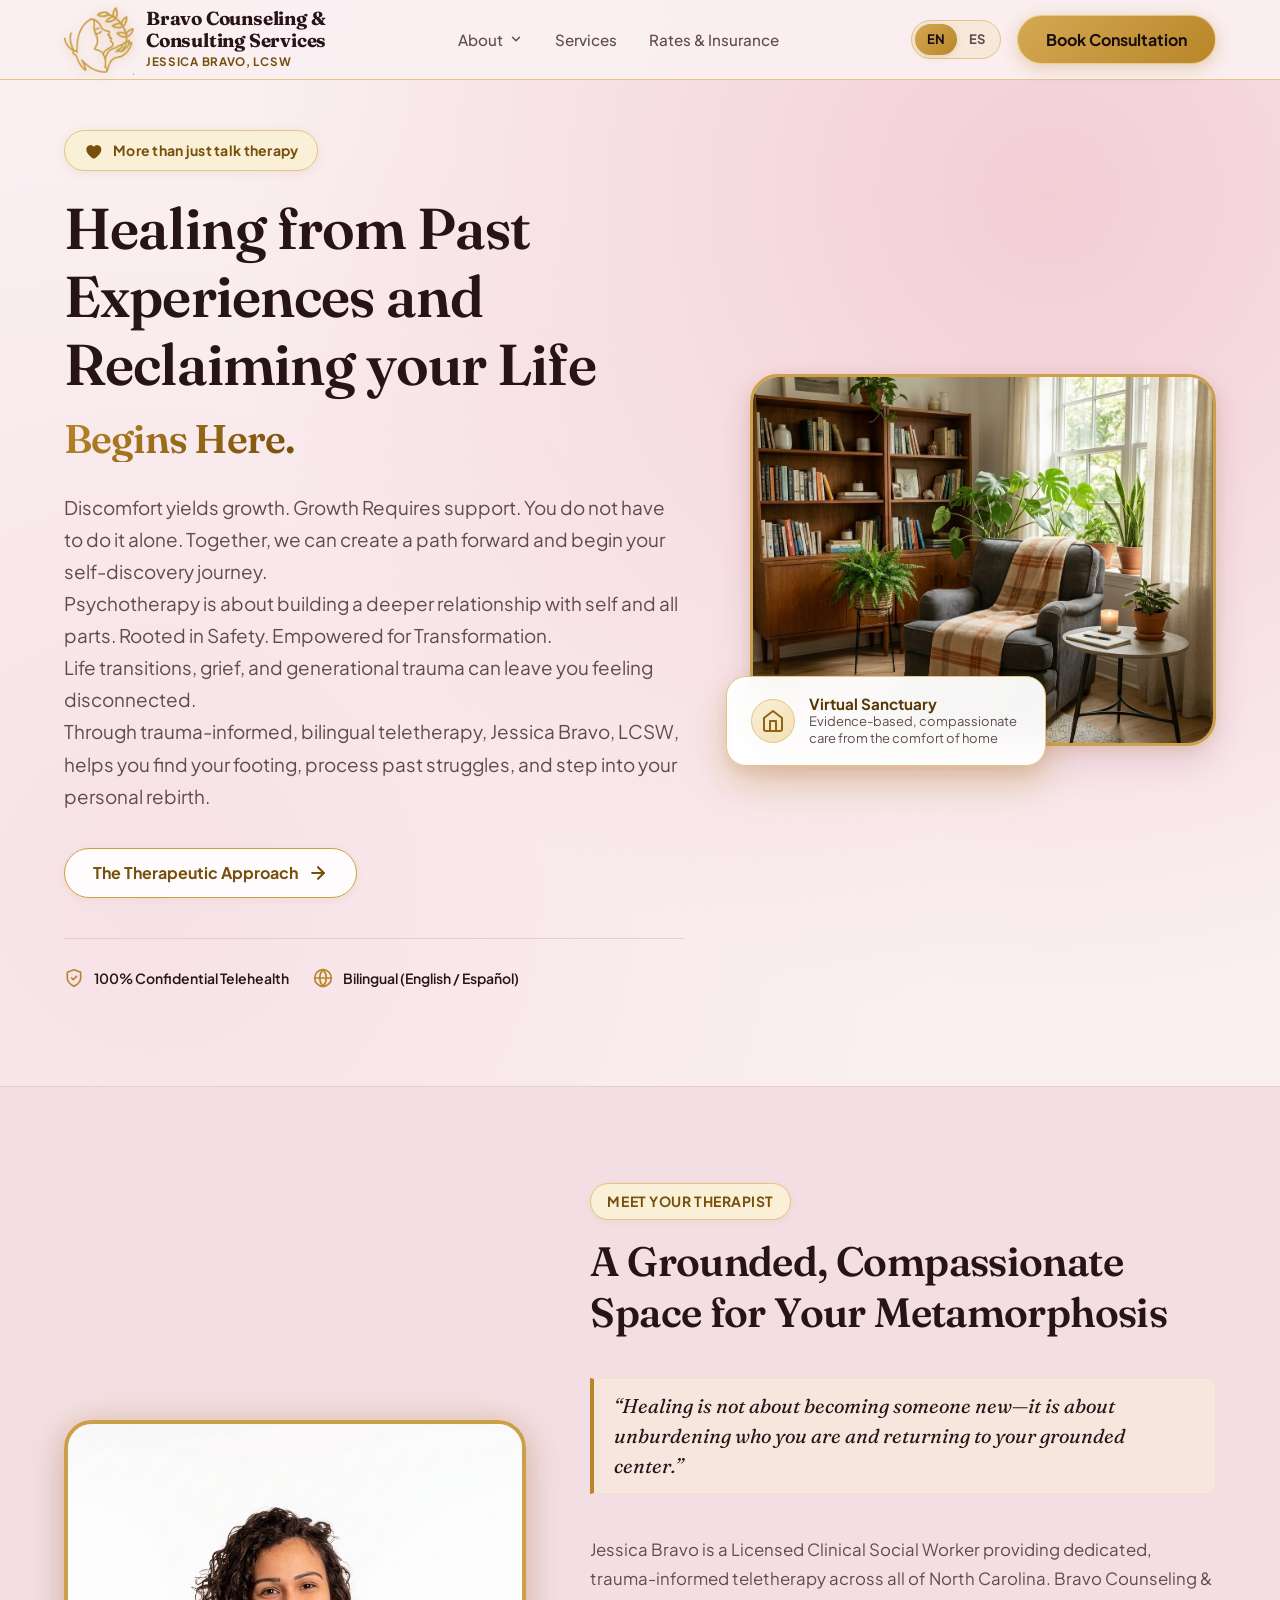
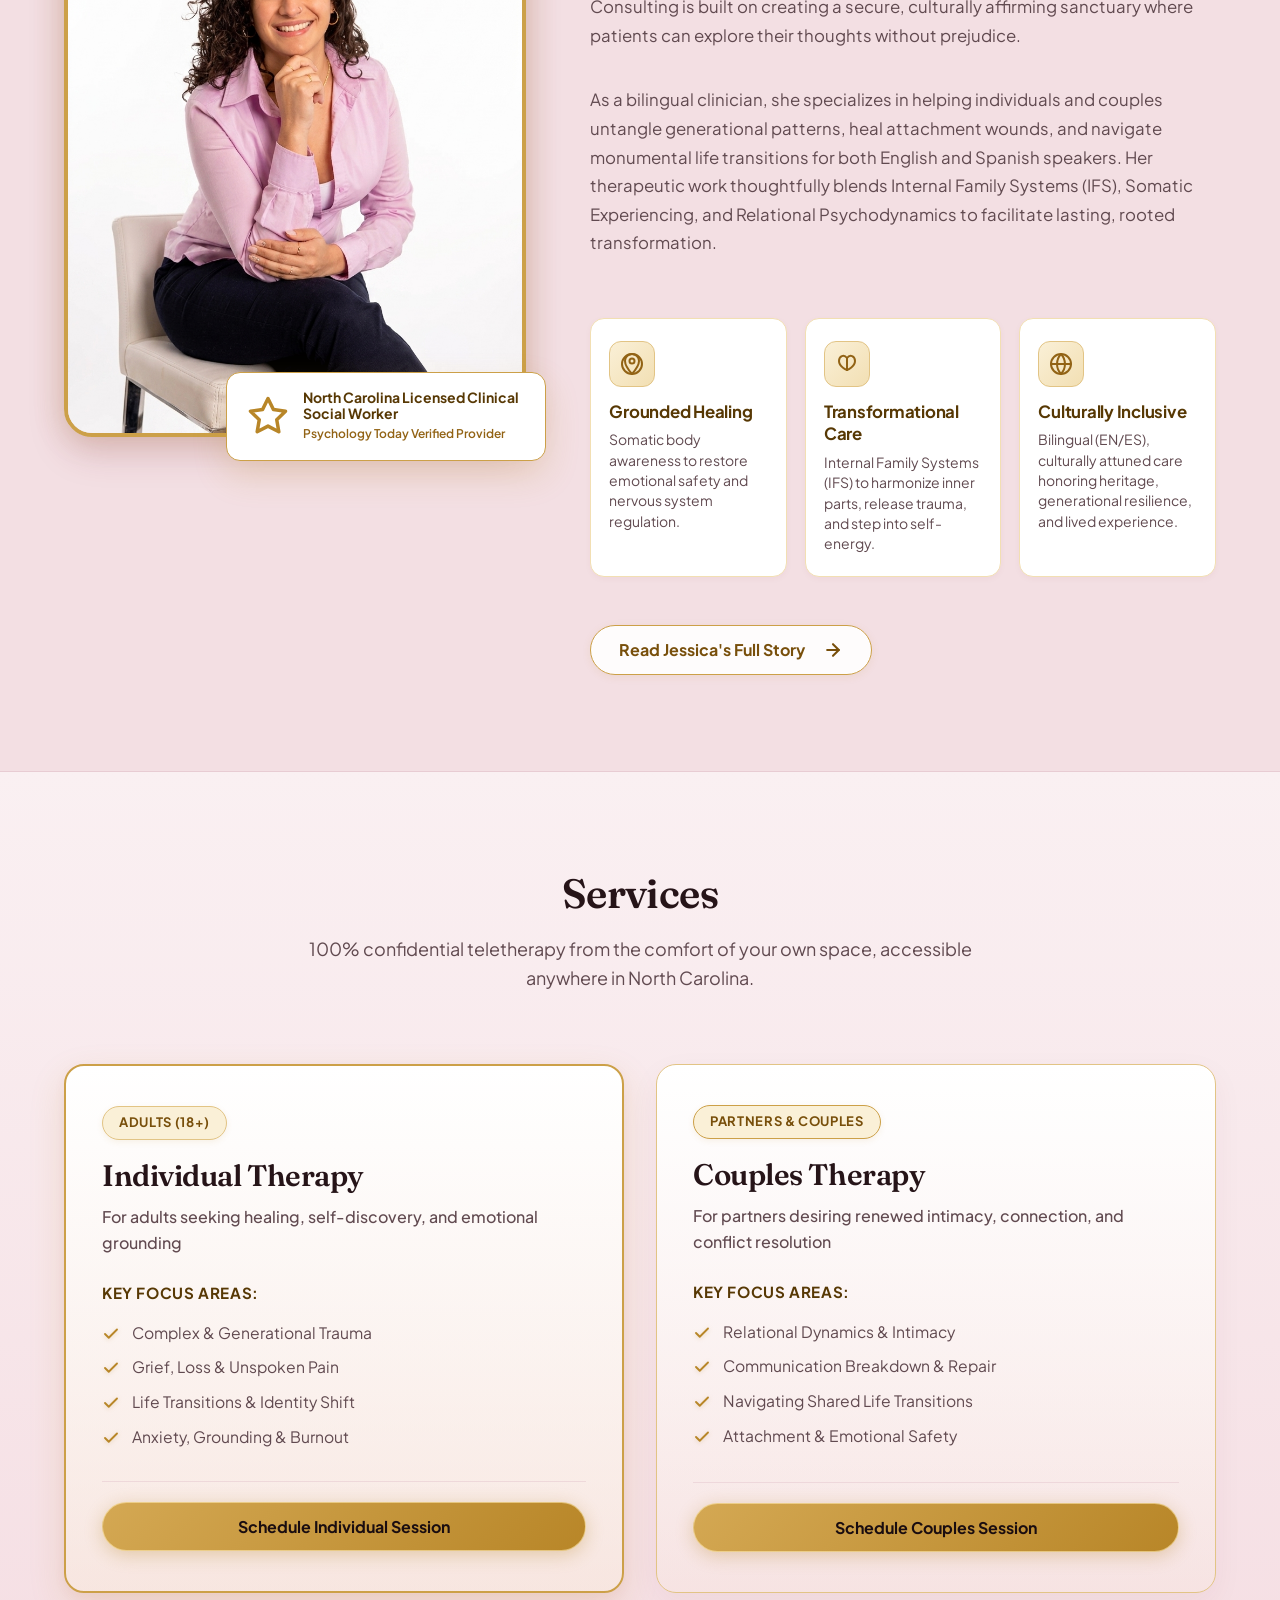
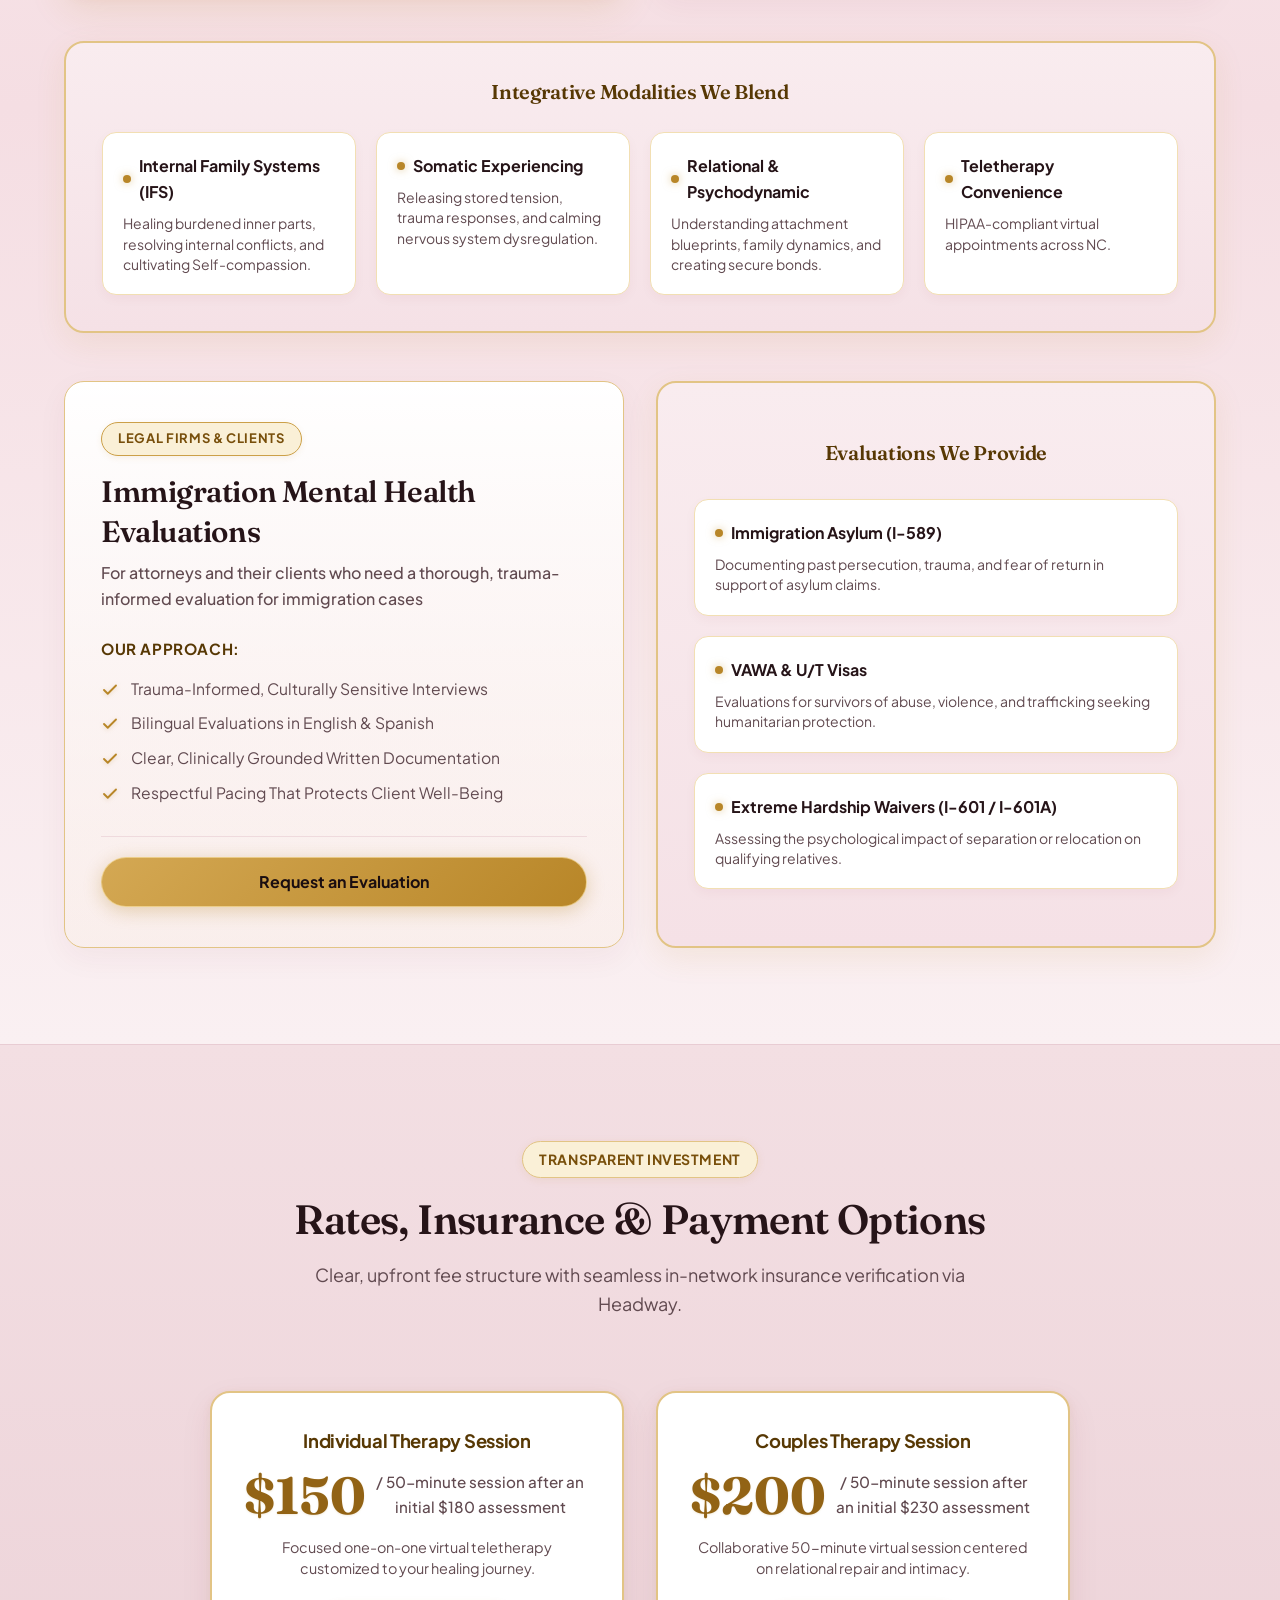
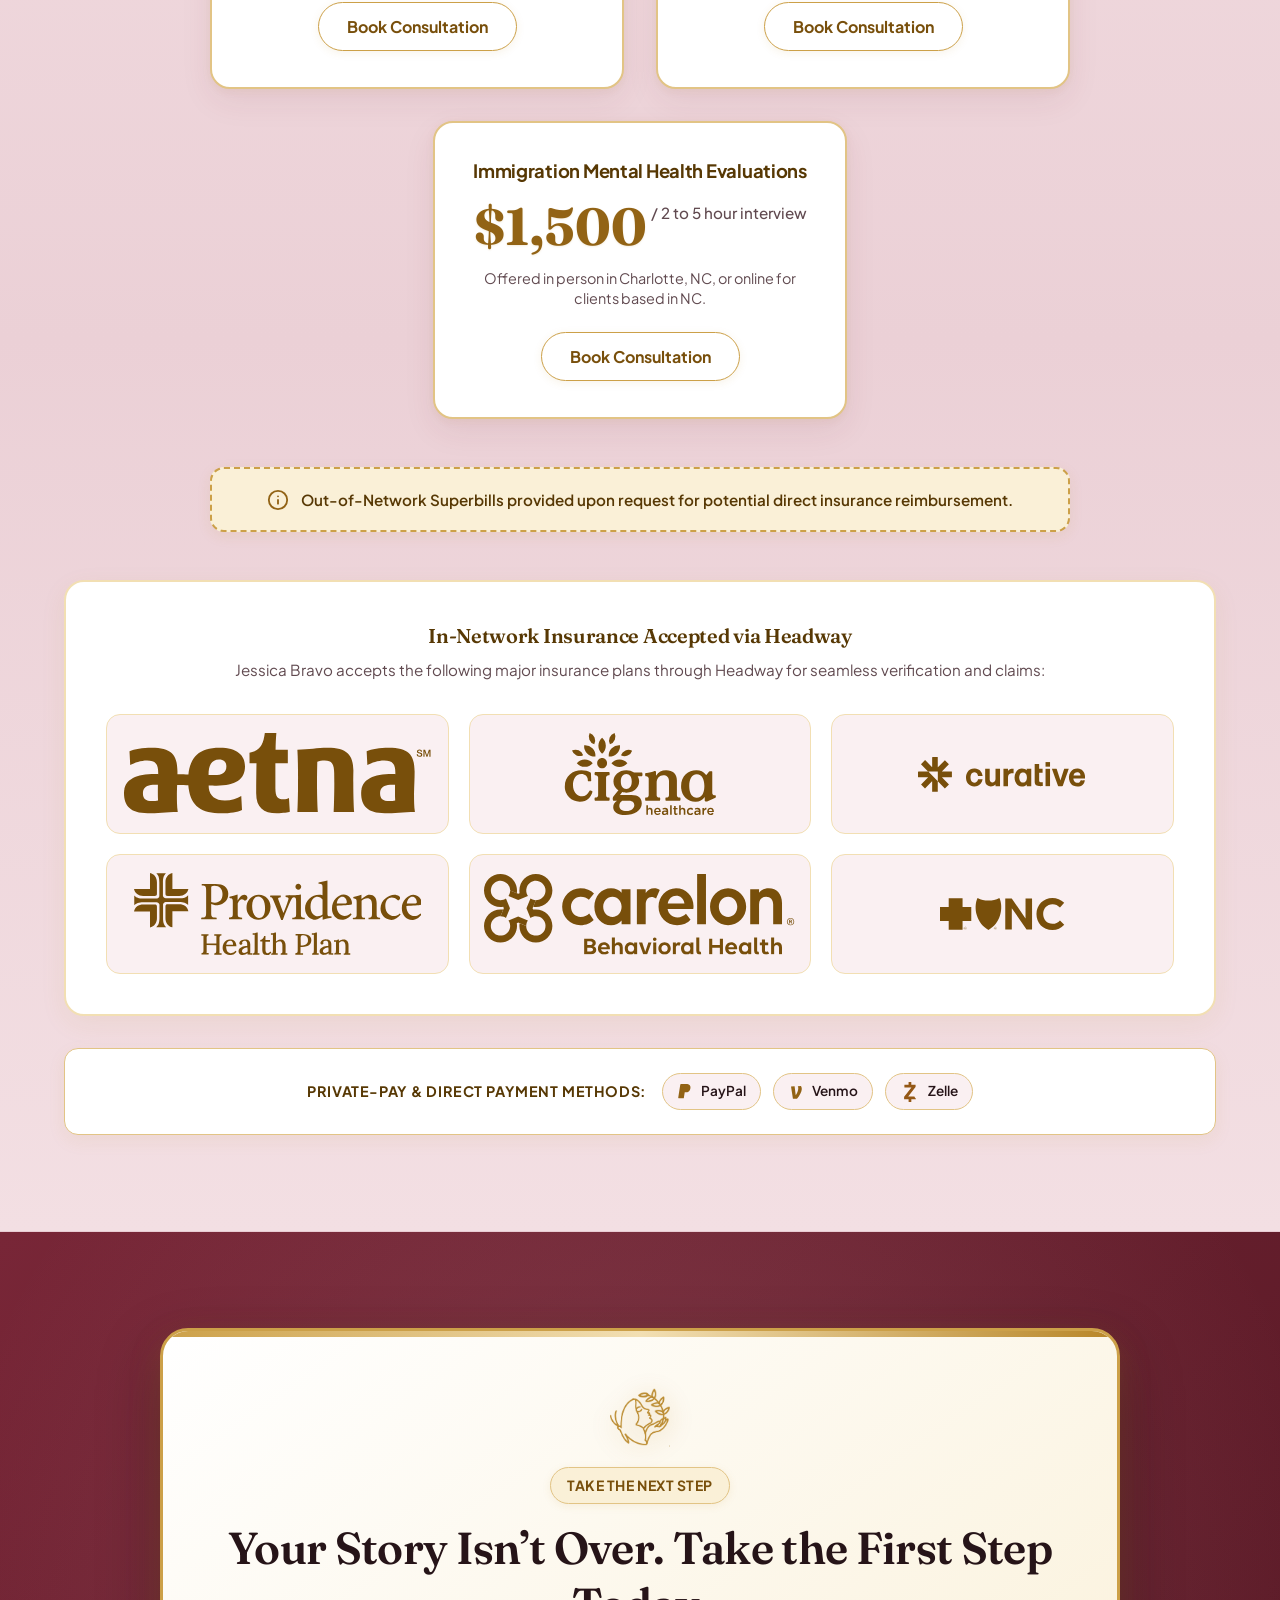
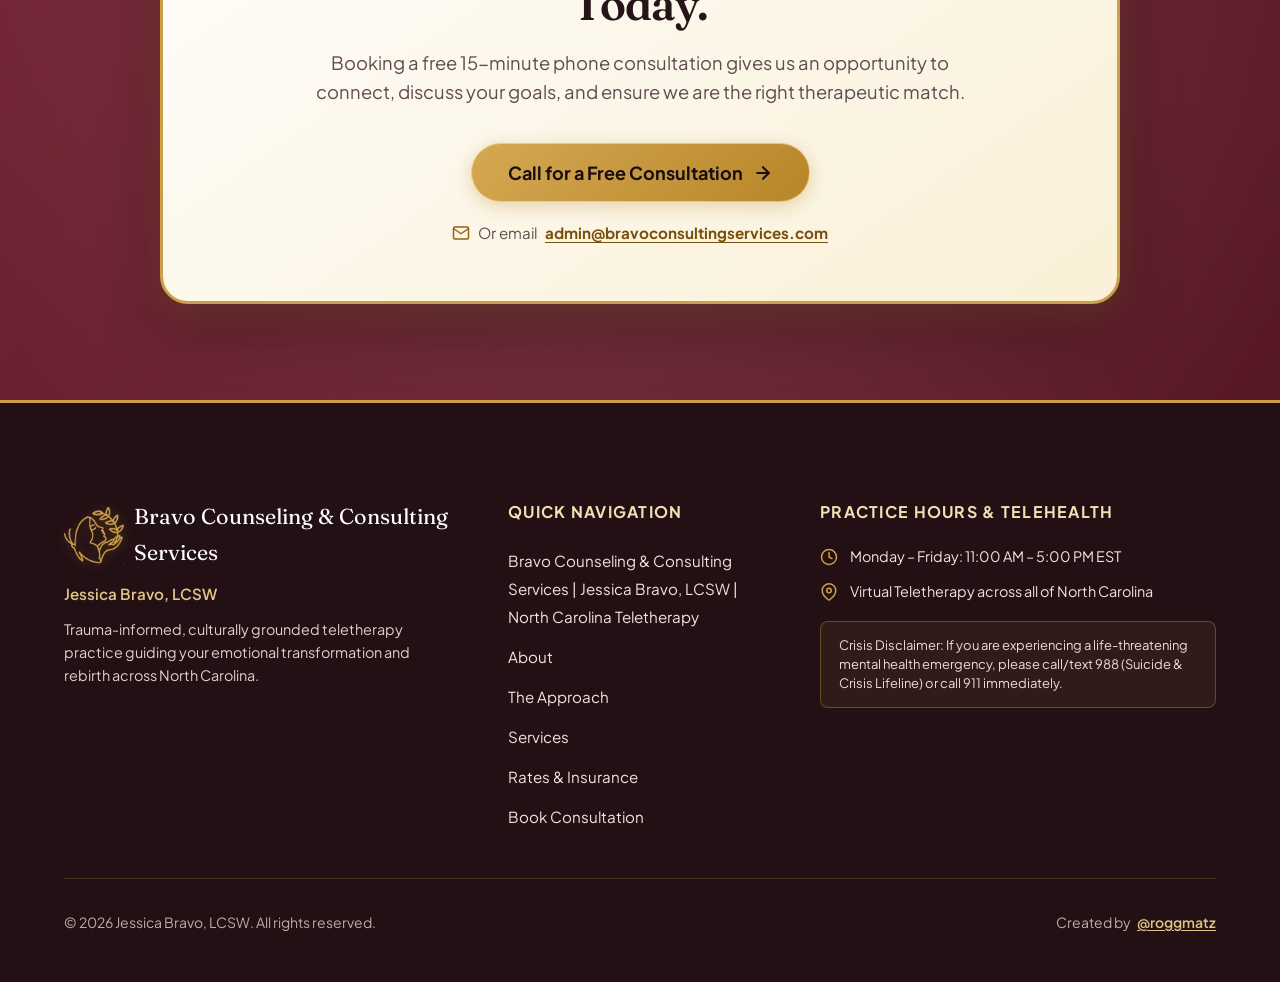
<file: index.html>
<!DOCTYPE html>
<html lang="en">
<head>
  <meta charset="UTF-8">
  <meta name="viewport" content="width=device-width, initial-scale=1.0">

  <!-- Primary Meta Tags -->
  <title data-i18n="meta.title">Bravo Counseling & Consulting Services | Jessica Bravo, LCSW | North Carolina Teletherapy</title>
  <meta name="title" content="Bravo Counseling & Consulting Services | Jessica Bravo, LCSW | North Carolina Teletherapy">
  <meta name="description" content="Trauma-informed, bilingual teletherapy across North Carolina with Jessica Bravo, LCSW (License #C017999). Based in Charlotte, NC.Specialized in individual, couples, IFS, and somatic therapy." data-i18n="meta.description">
  <meta name="keywords" content="Jessica Bravo LCSW, teletherapy North Carolina, bilingual therapist NC, trauma therapy, IFS therapy, somatic therapy, couples therapy NC, Headway insurance therapy">
  <meta name="author" content="Jessica Bravo, LCSW">
  <meta name="theme-color" content="#FAF0F2">

  <!-- Open Graph / Facebook -->
  <meta property="og:type" content="website">
  <meta property="og:url" content="https://bravoconsultingservices.com/">
  <meta property="og:title" content="Bravo Counseling & Consulting Services | Jessica Bravo, LCSW">
  <meta property="og:description" content="Rooted in Safety. Empowered for Transformation. Trauma-informed bilingual teletherapy in North Carolina.">
  <meta property="og:image" content="assets/images/hero-therapy-space.jpg">

  <!-- Twitter -->
  <meta property="twitter:card" content="summary_large_image">
  <meta property="twitter:url" content="https://bravoconsultingservices.com/">
  <meta property="twitter:title" content="Bravo Counseling & Consulting Services | Jessica Bravo, LCSW">
  <meta property="twitter:description" content="Rooted in Safety. Empowered for Transformation. Bilingual teletherapy across North Carolina.">
  <meta property="twitter:image" content="assets/images/hero-therapy-space.jpg">

  <!-- Google Fonts: Fraunces & Plus Jakarta Sans -->
  <link rel="preconnect" href="https://fonts.googleapis.com">
  <link rel="preconnect" href="https://fonts.gstatic.com" crossorigin>
  <link href="https://fonts.googleapis.com/css2?family=Fraunces:ital,opsz,wght@0,9..144,400;0,9..144,600;0,9..144,700;1,9..144,400&family=Plus+Jakarta+Sans:wght@400;500;600;700&display=swap" rel="stylesheet">

  <!-- Favicon SVG Motif -->
  <link rel="icon" type="image/svg+xml" href="data:image/svg+xml,%3Csvg xmlns='http://www.w3.org/2000/svg' viewBox='0 0 100 100'%3E%3Cpath d='M50 85 C45 60 20 48 15 30 C10 12 35 10 48 35 C50 38 50 38 52 35 C65 10 90 12 85 30 C80 48 55 60 50 85 Z' fill='none' stroke='%23CCA048' stroke-width='6' stroke-linecap='round' stroke-linejoin='round'/%3E%3Ccircle cx='50' cy='32' r='4' fill='%23B88628'/%3E%3C/svg%3E">

  <!-- Main Stylesheet -->
  <link rel="stylesheet" href="style.css">

  <!-- Deferred JavaScript -->
  <script defer src="main.js"></script>
</head>
<body>

  <!-- Accessible Skip Link -->
  <a href="#main-content" class="skip-link">Skip to main content</a>

  <!-- ========================================================================
       Header & Navigation Bar
       ======================================================================== -->
  <header class="site-header" id="site-header">
    <div class="container header-inner">
      <!-- Logo & Wordmark -->
      <a href="#hero" class="brand-logo" aria-label="Bravo Counseling & Consulting Services - Home">
        <img class="brand-butterfly-svg" src="assets/woman_butterfly.svg" alt="Bravo Counseling & Consulting Services" />
        <div class="brand-title-group">
          <span class="brand-name">Bravo Counseling & <br />Consulting Services</span>
          <span class="brand-tagline">Jessica Bravo, LCSW</span>
        </div>
      </a>

      <!-- Navigation Menu -->
      <nav class="nav-menu" id="nav-menu" aria-label="Main Navigation">
        <div class="nav-dropdown">
          <button type="button" class="nav-link nav-dropdown-toggle" id="about-dropdown-toggle" data-section="about" aria-expanded="false" aria-haspopup="true" aria-controls="about-dropdown-menu">
            <span data-i18n="nav.about">About</span>
            <svg class="nav-dropdown-chevron" viewBox="0 0 24 24" width="14" height="14" fill="none" stroke="currentColor" stroke-width="2.5" stroke-linecap="round" stroke-linejoin="round" aria-hidden="true"><polyline points="6 9 12 15 18 9"/></svg>
          </button>
          <ul class="nav-dropdown-menu" id="about-dropdown-menu">
            <li><a href="aboutme.html" class="nav-dropdown-link" data-i18n="nav.meet_therapist">Meet Your Therapist</a></li>
            <li><a href="approach.html" class="nav-dropdown-link" data-i18n="nav.approach">Approach</a></li>
          </ul>
        </div>
        <a href="#services" class="nav-link" data-i18n="nav.services">Services</a>
        <a href="#rates" class="nav-link" data-i18n="nav.rates">Rates & Insurance</a>

        <!-- Mobile Actions wrapper -->
        <div class="nav-actions-mobile-wrap">
          <div class="lang-switcher" role="group" aria-label="Language selection">
            <button type="button" class="lang-btn active" data-lang="en" aria-pressed="true">English</button>
            <button type="button" class="lang-btn" data-lang="es" aria-pressed="false">Español</button>
          </div>
          <a href="#contact" class="btn btn-primary" data-i18n="nav.book">Book Consultation</a>
        </div>
      </nav>

      <!-- Desktop Header Actions -->
      <div class="nav-actions header-desktop-actions">
        <!-- Language Switcher Pill -->
        <div class="lang-switcher" role="group" aria-label="Language selection">
          <button type="button" class="lang-btn active" data-lang="en" aria-pressed="true">EN</button>
          <button type="button" class="lang-btn" data-lang="es" aria-pressed="false">ES</button>
        </div>
        <!-- CTA Button -->
        <a href="#contact" class="btn btn-primary" data-i18n="nav.book">Book Consultation</a>
      </div>

      <!-- Mobile Hamburger Button -->
      <button type="button" class="mobile-toggle" id="mobile-toggle" aria-expanded="false" aria-controls="nav-menu" aria-label="Toggle navigation menu">
        <span></span>
        <span></span>
        <span></span>
      </button>
    </div>
  </header>

  <!-- ========================================================================
       Main Content
       ======================================================================== -->
  <main id="main-content">

    <!-- ----------------------------------------------------------------------
         Section 1: Hero Area
         ---------------------------------------------------------------------- -->
    <section class="hero-section" id="hero">
      <div class="container">
        <div class="hero-grid">

          <!-- Hero Copy Column -->
          <div class="hero-content">
            <div class="hero-badge">
                <svg class="pl-14__heart" viewBox="0 0 24 24" width="20" height="20" fill="currentColor" aria-hidden="true">
                    <path d="M12 21s-8-4.5-8-11a5 5 0 0 1 9-3 5 5 0 0 1 9 3c0 6.5-8 11-8 11H12z"/>
                </svg>
              <span data-i18n="hero.badge">More thank just talk therapy</span>
            </div>

            <h1 class="hero-title">
              <span data-i18n="hero.title_start">Healing from Past Experiences and Reclaiming your Life</span><br>
              <span class="accent" data-i18n="hero.title_accent">Begins Here.</span>
            </h1>

            <p class="hero-subtitle" data-i18n="hero.subheadline">
              Discomfort yields growth. Growth requires support. You don't have to do it alone. Together, we can create a path forward and begin your self-discovery journey.  Let me support you through the healing process and start leading a more aligned life with your true north.
            </p>

            <div class="hero-cta-group">
              <a href="approach.html" class="btn btn-secondary">
                <span data-i18n="hero.cta_primary">The Therapeutic Approach</span>
                <svg class="btn-icon" viewBox="0 0 24 24" fill="none" stroke="currentColor" stroke-width="2.5" stroke-linecap="round" stroke-linejoin="round" aria-hidden="true">
                  <line x1="5" y1="12" x2="19" y2="12"></line>
                  <polyline points="12 5 19 12 12 19"></polyline>
                </svg>
              </a>
            </div>

            <!-- Trust Bar -->
            <div class="hero-trust-bar">
              <div class="trust-item">
                <svg class="trust-icon" viewBox="0 0 24 24" fill="none" stroke="currentColor" stroke-width="2" stroke-linecap="round" stroke-linejoin="round" aria-hidden="true">
                  <path d="M12 22s8-4 8-10V5l-8-3-8 3v7c0 6 8 10 8 10z"/>
                  <path d="m9 12 2 2 4-4"/>
                </svg>
                <span data-i18n="hero.trust_confidential">100% Confidential Telehealth</span>
              </div>
              <div class="trust-item">
                <svg class="trust-icon" viewBox="0 0 24 24" fill="none" stroke="currentColor" stroke-width="2" stroke-linecap="round" stroke-linejoin="round" aria-hidden="true">
                  <circle cx="12" cy="12" r="10"/>
                  <line x1="2" y1="12" x2="22" y2="12"/>
                  <path d="M12 2a15.3 15.3 0 0 1 4 10 15.3 15.3 0 0 1-4 10 15.3 15.3 0 0 1-4-10 15.3 15.3 0 0 1 4-10z"/>
                </svg>
                <span data-i18n="hero.trust_bilingual">Bilingual (English / Español)</span>
              </div>
            </div>
          </div>

          <!-- Hero Media Column -->
          <div class="hero-media-wrapper">
            <div class="hero-image-card">
              <img src="assets/images/hero-couch.jpg" alt="Warm, cozy teletherapy room sanctuary with plants and books" width="600" height="480" loading="eager">
            </div>
            <!-- Floating Sanctuary Badge -->
            <div class="hero-floating-card">
              <div class="floating-card-icon" aria-hidden="true">
                <svg width="24" height="24" viewBox="0 0 24 24" fill="none" stroke="currentColor" stroke-width="2" stroke-linecap="round" stroke-linejoin="round">
                  <path d="M3 9l9-7 9 7v11a2 2 0 0 1-2 2H5a2 2 0 0 1-2-2z"/>
                  <polyline points="9 22 9 12 15 12 15 22"/>
                </svg>
              </div>
              <div>
                <div class="floating-card-title" data-i18n="hero.floating_title">Virtual Sanctuary</div>
                <div class="floating-card-desc" data-i18n="hero.floating_desc">Evidence-based, compassionate care from the comfort of home</div>
              </div>
            </div>
          </div>

        </div>
      </div>
    </section>

    <!-- ----------------------------------------------------------------------
         Section 2: About Jessica Bravo, LCSW
         ---------------------------------------------------------------------- -->
    <section class="section-wrapper about-section" id="about">
      <div class="container">
        <div class="about-grid">

          <!-- Image & Licensure Column -->
          <div class="about-image-column">
            <div class="about-portrait-frame">
              <img src="assets/images/jessicabravo.jpeg" alt="Jessica Bravo, Licensed Clinical Social Worker" width="480" height="640" loading="lazy">
            </div>

            <!-- Authority & Licensure Badge Card -->
            <div class="license-badge-card">
              <svg class="license-seal-icon" viewBox="0 0 24 24" fill="none" stroke="currentColor" stroke-width="2" stroke-linecap="round" stroke-linejoin="round" aria-hidden="true">
                <path d="M12 2l3.09 6.26L22 9.27l-5 4.87 1.18 6.88L12 17.77l-6.18 3.25L7 14.14 2 9.27l6.91-1.01L12 2z"/>
              </svg>
              <div>
                <div class="license-badge-title" data-i18n="about.license_badge_title">North Carolina Licensed Clinical Social Worker</div>
                <div class="license-badge-sub" data-i18n="about.license_badge_sub">Verified Telehealth Provider</div>
              </div>
            </div>
          </div>

          <!-- Narrative Content Column -->
          <div class="about-content-column">
            <div>
              <span class="section-badge" data-i18n="about.badge">Meet Your Therapist</span>
              <h2 class="about-heading" data-i18n="about.title">A Grounded, Compassionate Space for Your Metamorphosis</h2>
            </div>

            <blockquote class="about-philosophy-quote" data-i18n="about.quote">
              “Healing is not about becoming someone new—it is about unburdening who you are and returning to your grounded center.”
            </blockquote>

            <p class="about-bio-text" data-i18n="about.bio_p1">
              Welcome. I am Jessica Bravo, a Licensed Clinical Social Worker (NC License #C017999) providing dedicated, trauma-informed teletherapy across all of North Carolina. My practice is built on creating a secure, culturally affirming sanctuary where you can explore your thoughts without judgment.
            </p>

            <p class="about-bio-text" data-i18n="about.bio_p2">
              As a bilingual clinician (English & Spanish), I specialize in helping individuals and couples untangle generational patterns, heal attachment wounds, and navigate monumental life transitions. My therapeutic work thoughtfully blends Internal Family Systems (IFS), Somatic Experiencing, and Relational Psychodynamics to facilitate lasting, rooted transformation.
            </p>

            <!-- Values 3-Grid -->
            <div class="values-grid">
              <div class="value-card">
                <div class="value-icon-box" aria-hidden="true">
                  <!-- Root Chakra / Grounding Icon -->
                  <svg width="24" height="24" viewBox="0 0 24 24" fill="none" stroke="currentColor" stroke-width="2" stroke-linecap="round" stroke-linejoin="round">
                    <circle cx="12" cy="12" r="10"/>
                    <path d="M12 2a7 7 0 0 0-7 7c0 5 7 13 7 13s7-8 7-13a7 7 0 0 0-7-7z"/>
                    <circle cx="12" cy="9" r="2.5"/>
                  </svg>
                </div>
                <h3 class="value-card-title" data-i18n="about.val1_title">Grounded Healing</h3>
                <p class="value-card-desc" data-i18n="about.val1_desc">Somatic body awareness to restore emotional safety and nervous system regulation.</p>
              </div>

              <div class="value-card">
                <div class="value-icon-box gold sage" aria-hidden="true">
                  <!-- Butterfly Rebirth Icon -->
                  <svg width="24" height="24" viewBox="0 0 24 24" fill="none" stroke="currentColor" stroke-width="2" stroke-linecap="round" stroke-linejoin="round">
                    <path d="M12 18V6"/>
                    <path d="M12 6C9 2 4 4 4 9c0 6 8 9 8 9"/>
                    <path d="M12 6c3-4 8-2 8 3 0 6-8 9-8 9"/>
                  </svg>
                </div>
                <h3 class="value-card-title" data-i18n="about.val2_title">Transformational Care</h3>
                <p class="value-card-desc" data-i18n="about.val2_desc">Internal Family Systems (IFS) to harmonize inner parts, release trauma, and step into self-energy.</p>
              </div>

              <div class="value-card">
                <div class="value-icon-box" aria-hidden="true">
                  <!-- Cultural Inclusion Icon -->
                  <svg width="24" height="24" viewBox="0 0 24 24" fill="none" stroke="currentColor" stroke-width="2" stroke-linecap="round" stroke-linejoin="round">
                    <circle cx="12" cy="12" r="10"/>
                    <line x1="2" y1="12" x2="22" y2="12"/>
                    <path d="M12 2a15.3 15.3 0 0 1 4 10 15.3 15.3 0 0 1-4 10 15.3 15.3 0 0 1-4-10 15.3 15.3 0 0 1 4-10z"/>
                  </svg>
                </div>
                <h3 class="value-card-title" data-i18n="about.val3_title">Culturally Inclusive</h3>
                <p class="value-card-desc" data-i18n="about.val3_desc">Bilingual (EN/ES), culturally attuned care honoring heritage, generational resilience, and lived experience.</p>
              </div>
            </div>

            <!-- Link to Dedicated About Me Page -->
            <div style="margin-top: 28px;">
              <a href="aboutme.html" class="btn btn-secondary">
                <span data-i18n="about.read_story">Read Jessica's Full Story</span>
                <svg class="btn-icon" viewBox="0 0 24 24" fill="none" stroke="currentColor" stroke-width="2.5" stroke-linecap="round" stroke-linejoin="round" aria-hidden="true" style="margin-left: 8px;">
                  <line x1="5" y1="12" x2="19" y2="12"></line>
                  <polyline points="12 5 19 12 12 19"></polyline>
                </svg>
              </a>
            </div>

          </div>

        </div>
      </div>
    </section>

    <!-- ----------------------------------------------------------------------
         Section 3: Specialized Therapy Services
         ---------------------------------------------------------------------- -->
    <section class="section-wrapper services-section" id="services">
      <div class="container">

        <div class="section-header">
          <h2 class="section-title" data-i18n="services.title">Services</h2>
          <p class="section-subtitle" data-i18n="services.subtitle">
            100% confidential teletherapy from the comfort of your own space, accessible anywhere in North Carolina.
          </p>
        </div>

        <!-- Split Pathways Comparison -->
        <div class="pathways-grid">

          <!-- Individual Therapy Card -->
          <article class="pathway-card featured">
            <span class="pathway-tag" data-i18n="services.ind_tag">Adults (18+)</span>
            <h3 class="pathway-title" data-i18n="services.ind_title">Individual Therapy</h3>
            <p class="pathway-audience" data-i18n="services.ind_audience">For adults seeking healing, self-discovery, and emotional grounding</p>

            <div class="pathway-focus-heading" data-i18n="services.focus_heading">Key Focus Areas:</div>
            <ul class="focus-list">
              <li class="focus-item">
                <svg class="focus-item-icon" viewBox="0 0 24 24" fill="none" stroke="currentColor" stroke-width="2.5" stroke-linecap="round" stroke-linejoin="round" aria-hidden="true">
                  <polyline points="20 6 9 17 4 12"/>
                </svg>
                <span data-i18n="services.ind_f1">Complex & Generational Trauma</span>
              </li>
              <li class="focus-item">
                <svg class="focus-item-icon" viewBox="0 0 24 24" fill="none" stroke="currentColor" stroke-width="2.5" stroke-linecap="round" stroke-linejoin="round" aria-hidden="true">
                  <polyline points="20 6 9 17 4 12"/>
                </svg>
                <span data-i18n="services.ind_f2">Grief, Loss & Unspoken Pain</span>
              </li>
              <li class="focus-item">
                <svg class="focus-item-icon" viewBox="0 0 24 24" fill="none" stroke="currentColor" stroke-width="2.5" stroke-linecap="round" stroke-linejoin="round" aria-hidden="true">
                  <polyline points="20 6 9 17 4 12"/>
                </svg>
                <span data-i18n="services.ind_f3">Life Transitions & Identity Shift</span>
              </li>
              <li class="focus-item">
                <svg class="focus-item-icon" viewBox="0 0 24 24" fill="none" stroke="currentColor" stroke-width="2.5" stroke-linecap="round" stroke-linejoin="round" aria-hidden="true">
                  <polyline points="20 6 9 17 4 12"/>
                </svg>
                <span data-i18n="services.ind_f4">Anxiety, Grounding & Burnout</span>
              </li>
            </ul>

            <div class="pathway-card-footer">
              <a href="#contact" class="btn btn-primary" style="width: 100%;" data-i18n="services.ind_cta">Schedule Individual Session</a>
            </div>
          </article>

          <!-- Couples Therapy Card -->
          <article class="pathway-card">
            <span class="pathway-tag couples" data-i18n="services.cpl_tag">Partners & Couples</span>
            <h3 class="pathway-title" data-i18n="services.cpl_title">Couples Therapy</h3>
            <p class="pathway-audience" data-i18n="services.cpl_audience">For partners desiring renewed intimacy, connection, and conflict resolution</p>

            <div class="pathway-focus-heading" data-i18n="services.focus_heading">Key Focus Areas:</div>
            <ul class="focus-list">
              <li class="focus-item">
                <svg class="focus-item-icon gold sage" viewBox="0 0 24 24" fill="none" stroke="currentColor" stroke-width="2.5" stroke-linecap="round" stroke-linejoin="round" aria-hidden="true">
                  <polyline points="20 6 9 17 4 12"/>
                </svg>
                <span data-i18n="services.cpl_f1">Relational Dynamics & Intimacy</span>
              </li>
              <li class="focus-item">
                <svg class="focus-item-icon gold sage" viewBox="0 0 24 24" fill="none" stroke="currentColor" stroke-width="2.5" stroke-linecap="round" stroke-linejoin="round" aria-hidden="true">
                  <polyline points="20 6 9 17 4 12"/>
                </svg>
                <span data-i18n="services.cpl_f2">Communication Breakdown & Repair</span>
              </li>
              <li class="focus-item">
                <svg class="focus-item-icon gold sage" viewBox="0 0 24 24" fill="none" stroke="currentColor" stroke-width="2.5" stroke-linecap="round" stroke-linejoin="round" aria-hidden="true">
                  <polyline points="20 6 9 17 4 12"/>
                </svg>
                <span data-i18n="services.cpl_f3">Navigating Shared Life Transitions</span>
              </li>
              <li class="focus-item">
                <svg class="focus-item-icon gold sage" viewBox="0 0 24 24" fill="none" stroke="currentColor" stroke-width="2.5" stroke-linecap="round" stroke-linejoin="round" aria-hidden="true">
                  <polyline points="20 6 9 17 4 12"/>
                </svg>
                <span data-i18n="services.cpl_f4">Attachment & Emotional Safety</span>
              </li>
            </ul>

            <div class="pathway-card-footer">
              <a href="#contact" class="btn btn-primary" style="width: 100%;" data-i18n="services.cpl_cta">Schedule Couples Session</a>
            </div>
          </article>

        </div>

        <!-- Integrative Modality Details -->
        <div class="modality-section-wrapper">
          <div class="modality-header">
            <h4 data-i18n="services.mod_title">Integrative Modalities We Blend</h4>
          </div>
          <div class="modality-grid">

            <div class="modality-pill-card">
              <div class="modality-title">
                <span class="modality-bullet" aria-hidden="true"></span>
                <span data-i18n="services.mod1_title">Internal Family Systems (IFS)</span>
              </div>
              <p class="modality-desc" data-i18n="services.mod1_desc">Healing burdened inner parts, resolving internal conflicts, and cultivating Self-compassion.</p>
            </div>

            <div class="modality-pill-card">
              <div class="modality-title">
                <span class="modality-bullet gold sage" aria-hidden="true"></span>
                <span data-i18n="services.mod2_title">Somatic Experiencing</span>
              </div>
              <p class="modality-desc" data-i18n="services.mod2_desc">Releasing stored tension, trauma responses, and calming nervous system dysregulation.</p>
            </div>

            <div class="modality-pill-card">
              <div class="modality-title">
                <span class="modality-bullet" aria-hidden="true"></span>
                <span data-i18n="services.mod3_title">Relational & Psychodynamic</span>
              </div>
              <p class="modality-desc" data-i18n="services.mod3_desc">Understanding attachment blueprints, family dynamics, and creating secure bonds.</p>
            </div>

            <div class="modality-pill-card">
              <div class="modality-title">
                <span class="modality-bullet gold sage" aria-hidden="true"></span>
                <span data-i18n="services.mod4_title">Teletherapy Convenience</span>
              </div>
              <p class="modality-desc" data-i18n="services.mod4_desc">HIPAA-compliant virtual appointments across NC.</p>
            </div>

          </div>
        </div>

        <!-- Legal Evaluations -->
        <div class="pathways-grid legal-eval-grid">

          <!-- Psychological Evaluations Card -->
          <article class="pathway-card">
            <span class="pathway-tag couples" data-i18n="services.leg_tag">Legal Firms & Clients</span>
            <h3 class="pathway-title" data-i18n="services.leg_title">Immigration Mental Health Evaluations</h3>
            <p class="pathway-audience" data-i18n="services.leg_audience">For attorneys and their clients who need a thorough, trauma-informed evaluation for immigration cases</p>

            <div class="pathway-focus-heading" data-i18n="services.leg_focus_heading">Our Approach:</div>
            <ul class="focus-list">
              <li class="focus-item">
                <svg class="focus-item-icon gold sage" viewBox="0 0 24 24" fill="none" stroke="currentColor" stroke-width="2.5" stroke-linecap="round" stroke-linejoin="round" aria-hidden="true">
                  <polyline points="20 6 9 17 4 12"/>
                </svg>
                <span data-i18n="services.leg_f1">Trauma-Informed, Culturally Sensitive Interviews</span>
              </li>
              <li class="focus-item">
                <svg class="focus-item-icon gold sage" viewBox="0 0 24 24" fill="none" stroke="currentColor" stroke-width="2.5" stroke-linecap="round" stroke-linejoin="round" aria-hidden="true">
                  <polyline points="20 6 9 17 4 12"/>
                </svg>
                <span data-i18n="services.leg_f2">Bilingual Evaluations in English & Spanish</span>
              </li>
              <li class="focus-item">
                <svg class="focus-item-icon gold sage" viewBox="0 0 24 24" fill="none" stroke="currentColor" stroke-width="2.5" stroke-linecap="round" stroke-linejoin="round" aria-hidden="true">
                  <polyline points="20 6 9 17 4 12"/>
                </svg>
                <span data-i18n="services.leg_f3">Clear, Clinically Grounded Written Documentation</span>
              </li>
              <li class="focus-item">
                <svg class="focus-item-icon gold sage" viewBox="0 0 24 24" fill="none" stroke="currentColor" stroke-width="2.5" stroke-linecap="round" stroke-linejoin="round" aria-hidden="true">
                  <polyline points="20 6 9 17 4 12"/>
                </svg>
                <span data-i18n="services.leg_f4">Respectful Pacing That Protects Client Well-Being</span>
              </li>
            </ul>

            <div class="pathway-card-footer">
              <a href="#contact" class="btn btn-primary" style="width: 100%;" data-i18n="services.leg_cta">Request an Evaluation</a>
            </div>
          </article>

          <!-- Evaluation Types -->
          <div class="modality-section-wrapper evaluation-section-wrapper">
            <div class="modality-header">
              <h4 data-i18n="services.eval_title">Evaluations We Provide</h4>
            </div>
            <div class="modality-grid modality-stack">

            <div class="modality-pill-card">
              <div class="modality-title">
                <span class="modality-bullet" aria-hidden="true"></span>
                <span data-i18n="services.eval1_title">Immigration Asylum (I-589)</span>
              </div>
              <p class="modality-desc" data-i18n="services.eval1_desc">Documenting past persecution, trauma, and fear of return in support of asylum claims.</p>
            </div>

            <div class="modality-pill-card">
              <div class="modality-title">
                <span class="modality-bullet gold sage" aria-hidden="true"></span>
                <span data-i18n="services.eval2_title">VAWA & U/T Visas</span>
              </div>
              <p class="modality-desc" data-i18n="services.eval2_desc">Evaluations for survivors of abuse, violence, and trafficking seeking humanitarian protection.</p>
            </div>

            <div class="modality-pill-card">
              <div class="modality-title">
                <span class="modality-bullet" aria-hidden="true"></span>
                <span data-i18n="services.eval3_title">Extreme Hardship Waivers (I-601 / I-601A)</span>
              </div>
              <p class="modality-desc" data-i18n="services.eval3_desc">Assessing the psychological impact of separation or relocation on qualifying relatives.</p>
            </div>

            </div>
          </div>

        </div>

      </div>
    </section>

    <!-- ----------------------------------------------------------------------
         Section 4: Rates, Insurance & Payment Options
         ---------------------------------------------------------------------- -->
    <section class="section-wrapper rates-section" id="rates">
      <div class="container">

        <div class="section-header">
          <span class="section-badge" data-i18n="rates.badge">Transparent Investment</span>
          <h2 class="section-title" data-i18n="rates.title">Rates, Insurance & Payment Options</h2>
          <p class="section-subtitle" data-i18n="rates.subtitle">
            Clear, upfront fee structure with seamless in-network insurance verification via Headway.
          </p>
        </div>

        <!-- Transparent Rate Cards -->
        <div class="rates-fee-grid">

          <div class="fee-card">
            <h3 class="fee-service-name" data-i18n="rates.ind_service">Individual Therapy Session</h3>
            <div class="fee-price-tag">
              <span class="fee-amount" data-i18n="rates.ind_price">$150</span>
              <span class="fee-duration" data-i18n="rates.duration">/ 50 min</span>
            </div>
            <p class="fee-desc" data-i18n="rates.ind_desc">Focused one-on-one virtual teletherapy customized to your healing journey.</p>
            <a href="#contact" class="btn btn-secondary" data-i18n="nav.book">Book Consultation</a>
          </div>

          <div class="fee-card">
            <h3 class="fee-service-name" data-i18n="rates.cpl_service">Couples Therapy Session</h3>
            <div class="fee-price-tag">
              <span class="fee-amount" data-i18n="rates.cpl_price">$200</span>
              <span class="fee-duration" data-i18n="rates.couple_duration">/ 50 min</span>
            </div>
            <p class="fee-desc" data-i18n="rates.cpl_desc">Collaborative 50-minute virtual session centered on relational repair and intimacy.</p>
            <a href="#contact" class="btn btn-secondary" data-i18n="nav.book">Book Consultation</a>
          </div>

          <div class="fee-card fee-card-wide">
            <h3 class="fee-service-name" data-i18n="rates.eval_service">Immigration Mental Health Evaluations</h3>
            <div class="fee-price-tag">
              <span class="fee-amount" data-i18n="rates.eval_price">$1,500</span>
              <span class="fee-duration" data-i18n="rates.eval_duration">/ 2 to 5 hour interview</span>
            </div>
            <p class="fee-desc" data-i18n="rates.eval_desc">For immigration cases. Offered in person in Charlotte, NC, or online for clients based in NC.</p>
            <a href="#contact" class="btn btn-secondary" data-i18n="nav.book">Book Consultation</a>
          </div>

        </div>

        <!-- Superbill Notice Box -->
        <div class="superbill-notice-box">
          <svg width="22" height="22" viewBox="0 0 24 24" fill="none" stroke="currentColor" stroke-width="2" stroke-linecap="round" stroke-linejoin="round" aria-hidden="true">
            <circle cx="12" cy="12" r="10"/>
            <line x1="12" y1="16" x2="12" y2="12"/>
            <line x1="12" y1="8" x2="12.01" y2="8"/>
          </svg>
          <p data-i18n="rates.superbill">Out-of-Network Superbills provided upon request for potential direct insurance reimbursement.</p>
        </div>

        <!-- In-Network Insurance Grid (SaaS Logo Aesthetic) -->
        <div class="insurance-block">
          <h3 class="insurance-block-title" data-i18n="rates.ins_title">In-Network Insurance Accepted via Headway</h3>
          <p class="insurance-block-sub" data-i18n="rates.ins_sub">Jessica Bravo accepts the following major insurance plans through Headway for seamless verification and claims:</p>

          <div class="insurance-logo-grid">

            <div class="insurance-badge">
                <svg class="" xmlns="http://www.w3.org/2000/svg" fill="none" viewBox="0 0 157 42" class="w-full"> <path fill="currentColor" d="M150.535 10.9259c0 .5549.398.772.89.772.541 0 .742-.2727.742-.5445 0-.2779-.147-.389-.29-.4446-.245-.0955-.565-.1615-1.047-.2978-.6-.1668-.776-.54018-.776-.91359 0-.72163.648-1.0603 1.283-1.0603.732 0 1.347.39859 1.347 1.15062h-.615c-.03-.46459-.334-.63566-.757-.63566-.285 0-.644.10594-.644.4698 0 .25183.167.39338.417.46372.055.01563.832.22231 1.014.27791.461.1415.683.5453.683.9187 0 .8076-.699 1.1307-1.396 1.1307-.802 0-1.451-.3934-1.465-1.287h.614Zm2.822-2.40282h.865l.968 2.82142h.01l.944-2.82142H157v3.60382h-.585V9.34545h-.01l-.974 2.78145h-.506l-.974-2.78145h-.009v2.78145h-.585V8.52308ZM84.5029 33.26l.4271 7.0991c-.8169.244-3.2905.7407-6.652.7407-6.8998 0-10.5759-2.9829-10.5759-10.2661 0-5.7053.1074-11.9655.1607-15.3939h-3.5763c.0609-1.5483-.0237-3.7601 0-5.3849 5.3674-.91439 7.0621-4.01715 7.8452-10.05331669h5.9044C77.829 2.48778 77.6471 6.09594 77.6429 8.53871h6.2689v6.90369h-6.3695v12.4197c0 4.8152.9488 6.1282 4.1733 6.1282.9996 0 2.1861-.3187 2.7873-.7303Zm32.9481-7.7113c0-2.6989.052-6.2906.052-6.2906 0-8.0769-3.452-11.70501-13.203-11.70501-5.4758 0-9.3768.98562-15.4909.98562.3408 5.67059.3543 12.67759.3281 17.00999.027 4.4158-.1412 12.3181-.3281 14.8651h10.4803c-.241-2.5557-.4508-9.9066-.4237-14.8651 0-2.8214.038-6.2385.1438-10.8253 1.0405-.3691 2.3705-.6409 3.8075-.6409 3.67 0 4.85 1.7672 4.85 6.6232 0 0 .055 3.0454.055 4.843 0 4.4158-.143 12.3181-.33 14.8651h10.483c-.242-2.5557-.452-9.9066-.424-14.8651Zm-70.0719 1.4198c-1.1255 0-3.041-.033-4.0059-.0825l.0017.2215c0 4.566 2.9167 7.4655 8.3231 7.4655 3.2583 0 6.2333-1.036 8.3661-2.3134l.3746 7.1382c-2.1471 1.0325-6.2562 1.7428-10.3154 1.7428-10.9843 0-16.2663-3.8643-17.1813-14.3249-1.2508-.0625-3.1459-.1294-5.7176-.1502-.0693 1.8366-.1361 3.4622-.1361 4.8204 0 2.5713.0161 6.3219.4533 8.9279-6.0178 0-10.6833.686-15.4207.686C3.15178 41.0998 0 37.2763 0 30.7729c0-6.3114 5.06129-9.7155 16.0143-9.7155.4246 0 1.1966.0087 1.5011.0165l.0059-.6652c0-4.4687-1.3362-6.3262-5.7344-6.3262-3.12309 0-6.40594 1.1515-8.60467 2.3559l-.37209-7.1329c2.526-1.05422 6.66721-1.77846 11.36656-1.77846 9.6034 0 13.211 3.24086 13.211 12.18266 0 .4932-.0043.976-.0093 1.4545 2.345.0113 4.0549.0521 5.627.1529.9717-8.8211 5.271-13.75011 16.0169-13.75011 8.8786 0 12.9555 3.83741 12.9555 9.60521 0 6.6892-4.953 9.7963-14.5987 9.7963ZM17.4359 34.52c-.1514-2.1692-.0939-5.2919-.071-7.9666-.3662-.0382-.8795-.026-1.2998-.026-4.5615 0-6.37211 1.5726-6.37211 4.3402 0 2.8665 1.42491 4.0093 4.76621 4.0093 1.0156 0 2.1843-.1372 2.9767-.3569Zm28.7652-12.9824c4.2182 0 6.2385-1.4537 6.2385-4.5712 0-2.2161-1.4664-3.4362-3.7361-3.4362-3.9941 0-5.3818 3.2817-5.3818 7.7617l.0016.1632c.7882.0634 1.8622.0825 2.8778.0825ZM149.011 40.4138c-6.019 0-10.685.686-15.42.686-8.97 0-12.121-3.8235-12.121-10.3269 0-6.3114 5.06-9.7155 16.014-9.7155.423 0 1.196.0087 1.501.0165l.005-.6652c0-4.4687-1.335-6.3262-5.733-6.3262-3.125 0-6.407 1.1515-8.605 2.3559l-.372-7.1329c2.526-1.05422 6.668-1.77846 11.366-1.77846 9.605 0 13.211 3.24086 13.211 12.18266 0 4.7857-.299 8.8871-.299 11.7762 0 2.5713.015 6.3219.453 8.9279ZM138.905 34.52c-.152-2.1692-.094-5.2919-.072-7.9666-.365-.0382-.877-.026-1.297-.026-4.562 0-6.372 1.5726-6.372 4.3402 0 2.8665 1.423 4.0093 4.765 4.0093 1.014 0 2.184-.1372 2.976-.3569Z"></path> </svg>
            </div>

            <div class="insurance-badge">
                <svg xmlns="http://www.w3.org/2000/svg" viewBox="0 0 96.5 52.39" width="100%" heigth="100%"> <path fill="currentColor" d="M16.94 36.91c.49.17.75.55.75.55-1 3.37-3.24 6.4-8.07 6.4A9.4 9.4 0 0 1 0 34.16c0-6.63 5.1-10.31 10.58-10.31 2.34 0 4.33.5 5.83 1.34 0 0 .11.07.18.16s.09.22.09.22l.19 5.02s-.26.31-1.24.31-.9-.31-.9-.31l-.05-.69c0-2.22-1.8-3.68-4.13-3.68-3.72 0-5.33 3.53-5.33 7.13 0 3.87 2.3 7.13 5.9 7.13 2 0 3.28-1.13 4.7-3.6 0 0 .5-.19 1.12.03M96.2 39.8h-.46c-.77 0-1.53-.77-1.53-1.53V24.79s-.03-.4-.45-.4h-1.17c-.23 0-.4.19-.4.19l-1.63 2.12c-.19.25-.41 0-.41 0a7.7 7.7 0 0 0-6.21-2.86c-4.94 0-9.66 3.6-9.66 10.2 0 6.17 4.06 9.81 9.05 9.81a7.1 7.1 0 0 0 6.06-3.03v2.28s.02.52.6.65c.53.12.93-.05.93-.05l5.29-2.26s.31-.28.31-.87-.31-.77-.31-.77m-11.88 1.53c-3.41 0-4.83-3.37-4.83-7.47s1.42-7.47 4.83-7.47 4.83 3.37 4.83 7.47-1.42 7.47-4.83 7.47m-55.98-.07s.31.19.31.94-.31 1.13-.31 1.13H19.3s-.31-.47-.31-1.19.31-.87.31-.87h.46c.77 0 1.53-.77 1.53-1.53V28.45c0-.77-.77-1.53-1.53-1.53h-.46s-.31-.15-.31-.87.31-1.19.31-1.19h9.05s.31.38.31 1.13-.31.94-.31.94h-.46c-.77 0-1.53.77-1.53 1.53v11.29c0 .77.77 1.53 1.53 1.53h.46M23.83 16c1.75 0 3.17 1.45 3.17 3.25s-1.42 3.25-3.17 3.25-3.17-1.46-3.17-3.25S22.08 16 23.83 16M52.1 46.2h1.01v2.38c.28-.42.69-.78 1.38-.78.99 0 1.57.67 1.57 1.7v2.81h-1.01V49.8c0-.69-.34-1.08-.95-1.08s-1 .41-1 1.1v2.49h-1.01zm4.94 3.91v-.02c0-1.26.89-2.3 2.16-2.3 1.41 0 2.12 1.1 2.12 2.38l-.02.28h-3.25c.11.72.62 1.12 1.27 1.12.49 0 .85-.18 1.2-.53l.59.53c-.42.5-1 .83-1.81.83a2.2 2.2 0 0 1-2.27-2.29m3.27-.33c-.07-.65-.45-1.16-1.12-1.16-.62 0-1.05.48-1.15 1.16zm4.72 2.52v-.54c-.3.36-.76.64-1.43.64-.84 0-1.57-.48-1.57-1.36v-.02c0-.98.76-1.45 1.79-1.45.54 0 .88.08 1.22.18v-.08q-.02-.93-1.09-.95c-.49 0-.86.11-1.26.28l-.28-.81c.49-.22.96-.37 1.68-.37 1.3 0 1.94.69 1.94 1.87v2.62zm.03-1.85a3 3 0 0 0-1.01-.18c-.64 0-1.01.26-1.01.69v.02c0 .42.38.65.85.65.67 0 1.17-.38 1.17-.93zm2.24-4.26h1.01v6.11h-1.01zm2.54 4.88v-2.33h-.56v-.87h.56v-1.21h1.01v1.21h1.19v.87h-1.19v2.17q.02.57.54.55.34 0 .63-.15v.83a2 2 0 0 1-.91.23c-.74 0-1.27-.33-1.27-1.3m3.22-4.88h1.01v2.38c.28-.42.69-.78 1.38-.78.99 0 1.57.67 1.57 1.7v2.81H76v-2.51c0-.69-.34-1.08-.95-1.08s-1 .41-1 1.1v2.49h-1.01zm4.94 3.92v-.02c0-1.26.97-2.31 2.29-2.31.84 0 1.36.31 1.76.76l-.63.68c-.31-.33-.64-.55-1.15-.55-.74 0-1.27.64-1.27 1.41v.02c0 .79.54 1.42 1.32 1.42.48 0 .83-.23 1.15-.55l.61.6c-.44.49-.95.83-1.81.83a2.25 2.25 0 0 1-2.28-2.28m7.72 2.18v-.54c-.3.36-.76.64-1.43.64-.84 0-1.57-.48-1.57-1.36v-.02c0-.98.76-1.45 1.79-1.45.54 0 .88.08 1.22.18v-.08q-.01-.93-1.09-.95c-.49 0-.86.11-1.26.28l-.28-.81c.49-.22.96-.37 1.68-.37 1.3 0 1.94.69 1.94 1.87v2.62zm.03-1.85a3 3 0 0 0-1.01-.18c-.64 0-1.01.26-1.01.69v.02c0 .42.38.65.85.65.67 0 1.17-.38 1.17-.93zm2.18-2.57h1.01v1c.28-.66.79-1.11 1.56-1.08v1.07h-.06c-.89 0-1.51.58-1.51 1.75v1.68H87.9zm3.06 2.22v-.02c0-1.26.89-2.3 2.16-2.3 1.41 0 2.12 1.1 2.12 2.38l-.02.28h-3.25c.11.72.62 1.12 1.27 1.12.49 0 .85-.18 1.2-.53l.59.53c-.42.5-1 .83-1.81.83a2.2 2.2 0 0 1-2.27-2.29m3.27-.33c-.07-.65-.45-1.16-1.12-1.16-.62 0-1.05.48-1.15 1.16zm-20.61-8.51s.31.16.31.94-.31 1.12-.31 1.12h-9.05s-.31-.42-.31-1.2.31-.86.31-.86h.46c.77 0 1.53-.77 1.53-1.53V30.6c0-2.53-1.53-3.68-3.6-3.68-2.41 0-4.29 1.88-4.29 5.02v7.79c0 .77.77 1.53 1.53 1.53h.46s.31.05.31.89-.31 1.17-.31 1.17h-9.05s-.31-.36-.31-1.19.31-.88.31-.88h.46c.77 0 1.53-.77 1.53-1.53V29.13c0-.77-.77-1.53-1.53-1.53h-.46c-.2-.32-.31-.57-.31-1.04 0-.53.19-.86.31-1.02 2.18 0 4.76-.91 5.27-1.11.76-.3 1.39-.08 1.39.58v2.25a7.7 7.7 0 0 1 6.59-3.41c3.99 0 6.75 2.15 6.75 6.55v9.32c0 .77.77 1.53 1.53 1.53h.46ZM49.64 26.4c0-.46-.17-.96-.3-1.15h-5.09a9 9 0 0 0-4.97-1.42c-4.73 0-8.21 3.17-8.21 7.14a6.8 6.8 0 0 0 3.17 5.65l-3.22 4s-.41.74-.41 1.48.47 1.23.47 1.23h2.28a4.8 4.8 0 0 0-2.44 4.06c0 2.75 2.41 5 7.79 5s10.46-2.86 10.46-7.37c0-3.21-1.91-5.38-6.68-5.38h-7.22l1.41-1.91c.8.27 1.45.38 2.6.38 4.7 0 8.21-3.21 8.21-7.14 0-1.22-.34-2.37-.94-3.37h2.79c.15-.26.31-.61.31-1.2M36.69 43.33h4.28c2.56 0 3.44 1.42 3.44 2.88 0 1.83-1.76 3.7-4.93 3.7-2.98 0-4.66-1.34-4.66-3.32 0-1.34.76-2.68 1.87-3.26m2.6-7.59c-2.14 0-3.51-1.79-3.51-4.77s1.37-4.77 3.51-4.77 3.47 1.79 3.47 4.77-1.37 4.77-3.47 4.77"></path> <path fill="currentColor" fill-rule="evenodd" d="M21.46 8.14c0-2.04.93-3.87 2.38-5.09a6.66 6.66 0 0 1-.02 10.19 6.7 6.7 0 0 1-2.36-5.1m7.19-5.22a5 5 0 0 0 .17 4.26A5.05 5.05 0 0 0 31.79.04a5 5 0 0 0-3.14 2.88M15.69 4.26a5 5 0 0 0 3.13 2.89A5.06 5.06 0 0 0 15.88 0a5 5 0 0 0-.19 4.26M7.47 14.38c1.43.6 2.98.49 4.26-.17a5.05 5.05 0 0 0-7.14-2.97 5 5 0 0 0 2.88 3.14m31.29-3.25a5 5 0 0 0-2.89 3.13 5.06 5.06 0 0 0 7.15-2.94 5 5 0 0 0-4.26-.19m-3.88 5.77c-2.04 0-3.87.91-5.1 2.36a6.64 6.64 0 0 0 10.19.01 6.6 6.6 0 0 0-5.09-2.37m-4.9-7.16a6.7 6.7 0 0 0-1.94 5.27 6.67 6.67 0 0 0 7.22-7.19 6.7 6.7 0 0 0-5.28 1.92M12.73 16.9c-2.04 0-3.87.93-5.09 2.37a6.7 6.7 0 0 0 10.19-.01 6.7 6.7 0 0 0-5.1-2.36m4.9-7.16a6.7 6.7 0 0 0-5.28-1.92 6.65 6.65 0 0 0 7.22 7.19 6.7 6.7 0 0 0-1.94-5.27"></path> </svg>
            </div>

            <div class="insurance-badge">
                <svg width="170" height="35" viewBox="0 0 170 35" fill="none" xmlns="http://www.w3.org/2000/svg">
                <path d="M14.1222 34.686C14.1222 34.5646 14.1573 34.4432 14.1573 34.3218C14.1573 31.1485 14.1573 27.9761 14.1573 24.8046C14.1584 24.6461 14.1163 24.4903 14.0356 24.3548L7.00429 31.5293L3.04511 27.4867L10.1549 20.235C9.84928 20.2212 9.6789 20.2047 9.51123 20.2047C6.52021 20.2047 3.53189 20.2047 0.540872 20.2047C0.135218 20.2047 0 20.1026 0 19.6528C0.0243392 18.1213 0.0270436 16.5871 0 15.0556C0 14.5976 0.100061 14.4513 0.57062 14.4568C3.54542 14.4789 6.52021 14.4568 9.49501 14.4568H10.0359L2.96939 7.24925L7.09083 3.0522L14.1573 10.268V9.68857C14.1573 6.65322 14.1573 3.61787 14.1573 0.582525C14.1573 0.157577 14.2439 -0.00798371 14.6982 0.000294513C16.2153 0.030648 17.7325 0.0278886 19.2496 0.000294513C19.6823 0.000294513 19.7905 0.141024 19.7743 0.552176C19.758 3.58752 19.7743 6.62287 19.7743 9.65822V10.2101L19.896 10.2874L26.8894 3.16533L30.9027 7.26305L23.8308 14.4596C24.0634 14.4734 24.2338 14.4872 24.4068 14.4872C27.3816 14.4872 30.3862 14.4872 33.3745 14.4872C33.8207 14.4872 33.9154 14.6279 33.9154 15.0611C33.8901 16.6101 33.8901 18.159 33.9154 19.708C33.9154 20.1191 33.7883 20.2212 33.3988 20.2212C30.424 20.2047 27.4222 20.2212 24.4312 20.2212H23.9282L30.9595 27.3819L26.8408 31.5431L19.8094 24.3686C19.7905 24.5369 19.7635 24.6446 19.7635 24.7632V34.3301C19.7703 34.4513 19.7838 34.5719 19.804 34.6916L14.1222 34.686ZM10.1765 14.443L10.2766 14.3851L19.823 24.1368C19.823 24.1203 19.823 23.9989 19.823 23.8774C19.823 20.8752 19.823 17.873 19.823 14.8707C19.823 14.5093 19.7229 14.3989 19.3659 14.4016C16.4236 14.4154 13.4785 14.4016 10.5362 14.4016C10.4253 14.4099 10.3036 14.432 10.1765 14.443Z" fill="currentColor"/>
                <path d="M166.997 21.6467C166.866 21.6261 166.733 21.6123 166.6 21.6053H155.782C155.653 21.6053 155.512 21.6219 155.39 21.6329C155.431 23.4817 156.686 25.3305 158.525 25.681C159.01 25.7751 159.506 25.7992 159.998 25.7527C160.558 25.7155 161.094 25.504 161.532 25.1468C161.971 24.7896 162.292 24.3038 162.451 23.7549C162.476 23.6323 162.546 23.5241 162.646 23.4531C162.747 23.3821 162.871 23.3538 162.992 23.3741C164.252 23.3907 165.513 23.3741 166.827 23.3741C166.752 24.2603 166.493 25.1201 166.067 25.8962C165.678 26.6694 165.141 27.3551 164.487 27.9125C163.833 28.4699 163.077 28.8878 162.262 29.1413C160.132 29.87 157.813 29.7648 155.755 28.846C154.848 28.4662 154.026 27.9018 153.339 27.1874C152.653 26.4729 152.116 25.6233 151.761 24.6903C150.474 21.3791 150.576 18.1036 152.572 15.0848C154.279 12.4882 156.794 11.3983 159.817 11.5638C163.966 11.7929 166.37 14.7206 166.908 18.5838C166.927 18.7162 166.968 18.8432 167 18.9756L166.997 21.6467ZM155.531 18.4016H162.473C162.492 17.6314 162.223 16.8826 161.721 16.3071C161.219 15.7317 160.521 15.3726 159.769 15.3028C157.632 15.0793 155.909 16.3321 155.531 18.4016Z" fill="currentColor"/>
                <path d="M108.767 13.3685V11.8287H113.262V29.144H108.778V27.4139C108.559 27.6484 108.429 27.8057 108.28 27.9437C106.988 29.1523 105.427 29.5993 103.718 29.5221C100.586 29.362 98.4959 27.6595 97.3898 24.7483C96.1945 21.6053 96.2621 18.4403 97.763 15.4022C99.8319 11.2189 104.17 10.8381 106.798 12.0716C107.501 12.3972 108.099 12.9215 108.767 13.3685ZM108.921 20.5181C108.832 19.8062 108.805 19.0805 108.651 18.3851C108.283 16.7653 107.104 15.6643 105.641 15.4905C103.937 15.289 102.544 15.9375 101.855 17.4359C101.379 18.4072 101.137 19.48 101.148 20.5658C101.159 21.6515 101.422 22.7191 101.917 23.6804C102.566 24.9966 103.726 25.5706 105.143 25.5458C105.807 25.5595 106.461 25.3752 107.024 25.0154C107.587 24.6557 108.035 24.1361 108.313 23.5203C108.786 22.5766 108.881 21.575 108.921 20.5181Z" fill="currentColor"/>
                <path d="M67.1821 11.8205H71.6984V12.3723C71.6984 15.6064 71.6984 18.8404 71.6984 22.0744C71.6898 22.4113 71.7097 22.7482 71.7579 23.0816C72.0851 24.9801 73.5482 25.8658 75.3547 25.2753C76.7474 24.8173 77.5182 23.6197 77.5182 21.8343C77.5182 18.6941 77.5182 15.5512 77.5182 12.411V11.8425H82.0291V29.1551H77.5263V27.4525C77.3289 27.6429 77.2261 27.745 77.1234 27.8471C74.9409 29.9939 71.2279 30.1291 69.0238 28.123C67.7338 26.9448 67.1902 25.4023 67.174 23.6887C67.1362 19.8255 67.174 15.9623 67.174 12.0992C67.1632 12.0219 67.174 11.9474 67.1821 11.8205Z" fill="currentColor"/>
                <path d="M64.5914 19.0501H60.0886C60.0102 18.7521 59.9426 18.4403 59.8479 18.1395C59.2881 16.3266 58.063 15.3277 56.3944 15.3166C54.7258 15.3056 53.4197 16.299 52.8788 18.1174C52.3627 19.7681 52.397 21.5467 52.9761 23.1754C53.8605 25.6589 56.7622 26.5171 58.6553 24.8504C59.2561 24.2861 59.6827 23.5554 59.8831 22.7477C59.9344 22.5739 59.975 22.3973 60.0237 22.1958C60.1535 22.1958 60.2698 22.1738 60.3888 22.1738H64.5832C64.3916 23.7709 63.7721 25.2833 62.793 26.5447C61.0703 28.7053 58.7689 29.58 56.1105 29.5165C53.9172 29.4669 51.9647 28.7273 50.4043 27.0827C49.1019 25.681 48.2957 23.8756 48.1137 21.953C47.8433 19.7758 48.0677 17.6511 49.1197 15.7085C50.8235 12.5683 53.5603 11.2934 56.9624 11.5031C61.0865 11.7791 63.918 14.4971 64.5616 18.6583C64.5793 18.7881 64.5893 18.919 64.5914 19.0501Z" fill="currentColor"/>
                <path d="M142.436 23.4734L146.19 11.8205H150.771C150.401 12.8801 150.038 13.9149 149.673 14.9469C148.051 19.522 146.428 24.0943 144.827 28.6749C144.794 28.8419 144.698 28.989 144.56 29.0845C144.422 29.18 144.253 29.2162 144.089 29.1854C142.874 29.1551 141.655 29.1688 140.441 29.1854C140.339 29.203 140.235 29.1806 140.149 29.1227C140.063 29.0648 140.002 28.9757 139.978 28.8736C137.979 23.2462 135.981 17.6216 133.985 11.9998C133.969 11.9584 133.964 11.9143 133.934 11.8067H135.016C136.065 11.8067 137.117 11.826 138.169 11.8067C138.24 11.7945 138.312 11.7968 138.382 11.8134C138.452 11.8301 138.518 11.8607 138.576 11.9036C138.634 11.9465 138.683 12.0007 138.721 12.0632C138.758 12.1257 138.783 12.1951 138.794 12.2675C139.924 15.8023 141.076 19.3316 142.22 22.8608C142.269 23.0209 142.334 23.192 142.436 23.4734Z" fill="currentColor"/>
                <path d="M116.68 6.97218H121.137V11.8729H124.579V15.7802H122.889C122.454 15.7802 122.016 15.7995 121.583 15.7802C121.24 15.7581 121.15 15.8851 121.153 16.2245C121.153 17.7559 121.153 19.2874 121.153 20.8216C121.153 21.7102 121.153 22.5987 121.153 23.4872C121.153 24.6186 121.618 25.1125 122.732 25.1429C123.406 25.165 124.085 25.1429 124.782 25.1429V29.1219C123.484 29.1219 122.194 29.1799 120.915 29.0999C120.172 29.0509 119.441 28.8794 118.752 28.5921C117.321 27.9878 116.84 26.7019 116.704 25.2339C116.685 25.0187 116.685 24.8035 116.685 24.591C116.685 18.8882 116.685 13.1854 116.685 7.48267L116.68 6.97218Z" fill="currentColor"/>
                <path d="M85.4582 11.8315H89.9934V13.948C90.6244 13.0838 91.4878 12.4252 92.4787 12.0522C93.4766 11.7061 94.5418 11.6114 95.5833 11.7763V16.2907C94.7909 16.2907 94.004 16.1996 93.2468 16.3073C91.2618 16.5832 90.0015 18.1367 90.0015 20.1925C90.0015 22.9961 90.0015 25.8024 90.0015 28.6059V29.133H85.4582V11.8315Z" fill="currentColor"/>
                <path d="M127.538 11.8232H132.035V29.1495H127.538V11.8232Z" fill="currentColor"/>
                <path d="M127.538 5.07095H132.038V9.65709H127.538V5.07095Z" fill="currentColor"/>
                </svg>
            </div>

            <div class="insurance-badge">
                <svg version="1.1" id="Layer_1" xmlns="http://www.w3.org/2000/svg" xmlns:xlink="http://www.w3.org/1999/xlink" x="0px" y="0px"
    	 viewBox="0 0 215.6 61.5" style="enable-background:new 0 0 215.6 61.5;" xml:space="preserve">

                    <path fill="currentColor" class="st0" d="M102.1,18c1.4,0.3,1.7,0.6,2.6,2.8c2,4.8,3.8,9.5,5.7,14.4h1.2c2.3-6.1,4.4-11.1,5.8-14.2
       	c1.1-2.4,1.5-2.9,2.6-2.9s1.6,0.7,1.6,3v9.2c0,2.8-0.3,3-2.9,3.3v1.1h9.4v-1.1c-2.6-0.2-2.9-0.5-2.9-3.3V16.2
       	c-2.6,0.5-4.8,0.6-11.5,0.6V18c1.6,0.2,2.2,0.4,2.2,1.2c0,0.5-0.2,0.9-0.3,1.3c-0.8,2.7-2.2,6.4-3.5,9.5c-1.1-2.8-2.7-7-3.7-9.8
       	c-0.2-0.4-0.3-0.8-0.3-1.2c0-0.5,0.5-0.7,2-0.9v-1.2h-7.9L102.1,18z M204.6,22.9c0.6-3.3,2.3-5,4.1-5c2.1,0,3.4,2,3.4,4.1
       	c0,0.6-0.2,0.8-1,0.8C208.8,22.9,206.7,22.9,204.6,22.9 M208.8,35.2c1.4,0,4.2-0.7,6.8-4l-0.7-0.9c-1.2,1.2-2.9,2-4.6,2
       	c-2.9,0-6-2.3-6-7.6c4.7-0.2,9.7-0.5,10.5-0.7s1-0.5,1-1.4c0-3.4-2.8-6.2-6.2-6.3c-2.3,0.1-4.5,1.2-6,3c-1.8,1.9-2.8,4.5-2.7,7.1
       	C200.8,31.1,203.8,35.2,208.8,35.2 M193.2,35.2c2.4,0,5.1-1.8,6.8-4l-0.7-0.9c-1.2,1.3-2.9,2-4.7,2c-2.2,0-6.1-1.9-6.1-7.5
       	c0-4.3,2.3-6.4,4.8-6.4c1.5,0,3,0.6,4.1,1.7c0.3,0.3,0.5,0.5,0.8,0.5c0.8-0.3,1.4-1,1.4-1.8c0-0.5-0.3-1-0.7-1.3
       	c-1.1-0.7-2.3-1.1-3.6-1.1c-2.3,0.1-4.5,1-6.3,2.4c-2.6,1.8-4.1,4.7-4.1,7.9C184.9,31,187.9,35.2,193.2,35.2 M164.2,34.7h9.1v-1.1
       	c-2.3-0.2-2.6-0.4-2.6-3.1v-9.7c1.1-1.1,2.6-1.8,4.2-1.9c2.5,0,3.6,1.7,3.6,4.5v6.8c0,2.8-0.3,3.1-2.6,3.4v1.1h8.7v-1.1
       	c-2.3-0.3-2.6-0.4-2.6-3.1v-7.9c0-3.9-2-6.2-5.3-6.2c-1.2,0-2.4,0.5-3.4,1.2c-1,0.7-1.9,1.3-2.7,1.9v-3.2c-2,0.8-4,1.3-6.1,1.7v1
       	c2.2,0.4,2.5,0.6,2.5,3.1v8.4c0,2.7-0.2,2.9-2.9,3.2L164.2,34.7z M152.1,22.9c0.5-3.3,2.3-5,4.1-5c2.1,0,3.4,2,3.4,4.1
       	c0,0.6-0.2,0.8-0.9,0.8C156.4,22.9,154.2,22.9,152.1,22.9 M156.4,35.1c1.4,0,4.2-0.7,6.8-4l-0.6-0.9c-1.2,1.2-2.9,2-4.6,2
       	c-2.9,0-6-2.3-6-7.6c4.7-0.2,9.7-0.5,10.5-0.7s1-0.5,1-1.4c-0.1-3.4-2.8-6.2-6.2-6.3c-2.3,0.1-4.5,1.2-6,3c-1.8,1.9-2.8,4.5-2.8,7.2
       	C148.3,31.1,151.3,35.2,156.4,35.1 M123.3,12.5c1.2-0.1,2.2-1.2,2.1-2.4c-0.1-1.1-1-2-2.1-2.1c-1.2,0-2.3,1-2.2,2.3l0,0
       	C121.1,11.5,122.1,12.5,123.3,12.5C123.3,12.5,123.3,12.5,123.3,12.5 M137.9,32.5c-2.5,0-5.5-2.3-5.5-7.2c0-6,3.4-7.5,5.1-7.5
       	c1.6,0,3.1,0.8,3.9,2.1v11.3C140.4,32,139.2,32.5,137.9,32.5z M93.9,33.7c-3.2,0-5.3-3.8-5.3-9c0-4.7,2.1-7.1,4.5-7.1
       	c3.4,0,5.2,3.7,5.2,8.7C98.3,32.1,96.3,33.7,93.9,33.7L93.9,33.7z M93.5,35.1c4.2,0,8.9-3.1,8.9-9.7c0.1-4.9-3.7-9-8.6-9.1
       	c-0.1,0-0.2,0-0.3,0c-5.2,0.2-9.2,4.5-9.1,9.7c0,0,0,0.1,0,0.1c-0.1,4.9,3.8,8.9,8.7,9C93.3,35.1,93.4,35.1,93.5,35.1 M71.3,34.6
       	h9.8v-1.1c-3.1-0.2-3.3-0.5-3.3-3.1v-7.5c0.9-2.2,2.1-3.2,3-3.2c0.7,0,1.4,0.3,1.8,0.8c0.1,0.2,0.4,0.3,0.6,0.2c0.2,0,0.4,0,0.5-0.1
       	c0.9-0.4,1.4-1.2,1.4-2.2c-0.1-1.3-1.2-2.2-2.5-2.1c-1.9,0-3.6,2.2-4.8,4.3h-0.1v-4.4c-2,0.8-4,1.3-6.1,1.6v1c2.3,0.4,2.5,0.5,2.5,3
       	v8.5c0,2.6-0.3,2.9-2.9,3.1L71.3,34.6z M60.7,22.3c-1,0-1.9-0.1-2.8-0.5V11.8c0-1.1,0.1-1.5,0.4-1.8c0.6-0.4,1.4-0.6,2.1-0.5
       	c3.7,0,6,2.3,6,6.3C66.4,19.9,64.2,22.3,60.7,22.3 M50.4,34.6H62v-1.1c-3.8-0.2-4.1-0.5-4.1-3.9v-6.3l3,0.8c0.6,0.1,1.2,0.1,1.8,0
       	c5-0.7,8-3.8,8-8.4c0.1-2.3-0.9-4.4-2.7-5.8c-1.5-1.2-3.7-1.7-6.9-1.7H50.8v1.1c3,0.2,3.3,0.5,3.3,4.1v16.2c0,3.4-0.4,3.7-3.7,3.9
       	L50.4,34.6z M136,35.1c1.1-0.1,2.1-0.5,3-1.1l2.5-1.5v2.6c2.2-0.7,4.4-1.2,6.7-1.5v-1l-1.3-0.1c-1.5-0.1-1.8-0.4-1.8-2.5V5.7
       	c-2.2,0.6-4.4,1.1-6.7,1.4v1c2.8,0.2,3,0.4,3,3v5.6c-0.8-0.3-1.7-0.4-2.5-0.4c-5.7,0-10.6,4.5-10.6,10.1
       	C128.3,32.2,132.7,35.1,136,35.1z"/>
                    <path fill="currentColor" class="st0" d="M16.7,40.6h7.4c-1.6-1.6-2.3-3.2-2.3-6.8v-9.6c-0.2-1.2,0.6-2.3,1.8-2.5c0.2,0,0.4,0,0.6,0h9.6
       	c3.6,0,5.2,0.7,6.8,2.3v-7.4C39,18.4,37.4,19,33.8,19h-9.6c-1.2,0.2-2.3-0.7-2.5-1.9c0-0.2,0-0.4,0-0.6V7c0-3.6,0.7-5.1,2.3-6.8
       	h-7.3C18.4,1.8,19,3.4,19,7v9.6c0.2,1.2-0.7,2.3-1.8,2.5c-0.2,0-0.4,0-0.6,0H7c-3.6,0-5.1-0.7-6.8-2.3v7.4c1.6-1.6,3.2-2.3,6.8-2.3
       	h9.6c1.2-0.2,2.3,0.7,2.5,1.8c0,0.2,0,0.4,0,0.6v9.6C19,37.4,18.4,39,16.7,40.6"/>
                    <path fill="currentColor" class="st1" d="M23.6,33.9v-8.6c0-1.4,0.4-1.8,1.8-1.8h8.5c3.6,0,6.2,2,6.9,5.2h-12v12C25.6,40.1,23.6,37.5,23.6,33.9
      	 M6.9,17.2h8.5c1.4,0,1.8-0.4,1.8-1.8V6.9c0-3.5-2-6.2-5.2-6.9v12H0C0.7,15.2,3.3,17.2,6.9,17.2 M40.8,12h-12V0
       	c-3.2,0.7-5.2,3.3-5.2,6.9v8.5c0,1.4,0.4,1.8,1.8,1.8h8.5C37.5,17.2,40.1,15.2,40.8,12L40.8,12z M12,40.8c3.2-0.7,5.2-3.3,5.2-6.9
       	v-8.5c0-1.4-0.4-1.8-1.8-1.8H6.9c-3.5,0-6.2,2-6.9,5.2h12L12,40.8z"/>
                    <path fill="currentColor" class="st1" d="M50.6,61.2v-1c0.4,0,0.7-0.1,1-0.3c0.2-0.2,0.4-0.5,0.4-0.8c0.1-0.4,0.1-0.9,0.1-1.3v-9.1c0-0.3,0-0.6,0-0.9
       	s0-0.6,0-0.8h-0.8h-0.8v-1.1h5.4v1c-0.4,0-0.7,0.1-1,0.3c-0.2,0.2-0.4,0.5-0.4,0.8c0,0.4,0,0.9,0,1.3v3.6h7.3v-4.2
       	c0-0.3,0-0.6,0-0.9s0-0.6,0-0.8h-0.8h-0.8v-1.1h5.4v1c-0.4,0-0.7,0.1-1,0.3c-0.2,0.2-0.4,0.5-0.4,0.8c-0.1,0.4-0.1,0.9-0.1,1.3v9
       	c0,0.4,0,0.8,0,1.1c0,0.3,0,0.5,0,0.8c0.3,0,0.5,0,0.8-0.1c0.3,0,0.6,0,0.8,0v1.2h-5.5v-1c0.4,0,0.7-0.1,1-0.3
       	c0.2-0.2,0.4-0.5,0.4-0.8c0.1-0.4,0.1-0.9,0.1-1.3v-3.8L54.5,54v4.2c0,0.4,0,0.8,0,1.1c0,0.3,0,0.5-0.1,0.8c0.2,0,0.5,0,0.8-0.1
       	s0.6,0,0.8,0v1.2L50.6,61.2z"/>
                    <path fill="currentColor" class="st1" d="M71.9,61.5c-1,0-1.9-0.2-2.8-0.7c-0.8-0.5-1.5-1.2-1.9-2c-0.5-0.9-0.8-2-0.7-3.1c0-1,0.2-2,0.7-2.9
       	c0.5-0.9,1.2-1.6,2-2.2c0.9-0.6,1.9-0.8,2.9-0.8c0.6,0,1.2,0.1,1.8,0.3c0.5,0.2,1.1,0.5,1.5,0.9c0.4,0.4,0.8,1,1,1.6
       	c0.3,0.7,0.4,1.5,0.4,2.3L69.1,55c0,0.9,0.1,1.8,0.4,2.7c0.2,0.7,0.5,1.3,1.1,1.8c0.6,0.4,1.3,0.7,2,0.6c0.4,0,0.9-0.1,1.3-0.2
       	c0.5-0.1,0.9-0.3,1.3-0.6c0.4-0.3,0.7-0.6,1-0.9l0.7,0.6c-0.4,0.6-0.9,1.1-1.5,1.5c-0.5,0.4-1.1,0.6-1.8,0.8
       	C73,61.4,72.5,61.5,71.9,61.5z M69.2,53.8h5.1c0-0.5-0.1-1-0.2-1.5c-0.1-0.4-0.4-0.8-0.7-1.1c-0.4-0.3-0.8-0.4-1.2-0.4
       	c-0.7,0-1.4,0.2-1.9,0.7C69.6,52.2,69.3,53,69.2,53.8L69.2,53.8z"/>
                    <path fill="currentColor" class="st1" d="M85.2,61.2c0-0.2-0.1-0.4-0.1-0.6s0-0.3-0.1-0.6c-0.5,0.5-1,0.9-1.6,1.1c-0.6,0.2-1.2,0.4-1.8,0.4
       	c-0.9,0.1-1.7-0.2-2.4-0.8c-0.5-0.5-0.8-1.2-0.8-2c0-0.6,0.2-1.3,0.6-1.8c0.4-0.5,1-0.9,1.6-1.2c0.7-0.3,1.4-0.6,2.1-0.7
       	c0.7-0.1,1.5-0.2,2.2-0.2v-1.2c0-0.4,0-0.9-0.1-1.3c-0.1-0.4-0.3-0.7-0.5-1c-0.4-0.3-0.8-0.4-1.3-0.4c-0.4,0-0.8,0.1-1.1,0.2
       	c-0.4,0.1-0.7,0.4-0.9,0.8c0.1,0.1,0.2,0.2,0.2,0.4c0,0.1,0.1,0.3,0.1,0.4c0,0.3-0.1,0.5-0.3,0.7c-0.2,0.3-0.6,0.4-0.9,0.4
       	c-0.3,0-0.6-0.1-0.8-0.4c-0.2-0.2-0.3-0.5-0.3-0.8c0-0.5,0.2-1,0.6-1.4c0.4-0.5,1-0.8,1.6-1c0.7-0.2,1.5-0.4,2.3-0.3
       	c1-0.1,2.1,0.3,2.8,1c0.7,0.9,1,2,0.9,3.1v1.6c0,0.5,0,1,0,1.4s0,1,0,1.5c0,0.2,0,0.5,0,0.8c0,0.3,0,0.6-0.1,0.9H88h0.8v1.2
       	L85.2,61.2z M85.1,55.9c-0.5,0-1,0.1-1.4,0.2c-0.5,0.1-0.9,0.2-1.3,0.5c-0.4,0.2-0.7,0.5-1,0.8c-0.2,0.3-0.4,0.8-0.4,1.2
       	c0,0.4,0.2,0.8,0.5,1.1c0.3,0.2,0.7,0.4,1.1,0.3c0.5,0,0.9-0.1,1.4-0.3c0.4-0.2,0.8-0.5,1.2-0.8c0-0.2,0-0.3,0-0.5v-0.5
       	c0-0.1,0-0.4,0-0.7S85,56.3,85.1,55.9z"/>
                    <path fill="currentColor" class="st1" d="M89.2,60.3c0.3,0,0.7-0.1,0.9-0.3c0.2-0.2,0.3-0.5,0.3-0.9c0-0.4,0.1-0.9,0.1-1.3v-9.9c0-0.2,0-0.5,0-0.8
       	s0-0.5,0.1-0.8h-0.8h-0.8v-1.1c0.5,0,1.1,0,1.6-0.1c0.3,0,0.6-0.1,0.9-0.2c0.2-0.1,0.3-0.2,0.5-0.3h0.8v13.9c0,0.3,0,0.5,0,0.8
       	s0,0.5-0.1,0.8h0.7h0.7v1.2h-4.9L89.2,60.3z"/>
                    <path fill="currentColor" class="st1" d="M99.3,61.5c-0.4,0-0.7,0-1.1-0.1c-0.4-0.1-0.7-0.3-1-0.6c-0.3-0.3-0.6-0.8-0.7-1.2c-0.2-0.7-0.3-1.4-0.3-2.2
       	l0.1-6h-1.6v-1.2c0.4,0,0.9-0.2,1.2-0.4c0.4-0.3,0.8-0.7,1.1-1.1c0.3-0.5,0.5-1,0.6-1.5h1v3.1h3.4v1.2h-3.4v5.9c0,0.5,0,1,0.2,1.5
       	c0.1,0.4,0.2,0.7,0.5,1c0.3,0.2,0.6,0.4,0.9,0.3c0.4,0,0.7-0.1,1-0.3c0.4-0.3,0.7-0.6,1-1l0.8,0.7c-0.3,0.4-0.6,0.9-1,1.2
       	c-0.3,0.3-0.6,0.5-1,0.7c-0.3,0.1-0.6,0.2-0.9,0.3C99.8,61.5,99.6,61.5,99.3,61.5z"/>
                    <path fill="currentColor" class="st1" d="M110.1,60.3c0.3,0,0.7-0.1,0.9-0.3c0.2-0.2,0.3-0.5,0.3-0.9c0-0.4,0-0.8,0-1.3v-3.1c0.1-0.9-0.1-1.8-0.5-2.6
       	c-0.4-0.6-1-0.9-1.7-0.8c-0.5,0-1,0.1-1.4,0.3c-0.4,0.2-0.8,0.5-1.2,0.9v6c0,0.3,0,0.5,0,0.8s0,0.5-0.1,0.8h0.7h0.7v1.2h-4.9v-0.9
       	c0.3,0,0.7-0.1,0.9-0.3c0.2-0.3,0.3-0.5,0.3-0.9c0-0.4,0.1-0.9,0.1-1.3V47.9c0-0.2,0-0.5,0-0.8s0-0.5,0.1-0.8h-0.8h-0.8v-1.1
       	c0.5,0,1.1,0,1.6-0.1c0.3,0,0.6-0.1,0.9-0.2c0.2-0.1,0.3-0.2,0.5-0.3h0.8v6.7c0.3-0.3,0.7-0.5,1.1-0.7c0.4-0.2,0.8-0.4,1.2-0.5
       	c0.4-0.1,0.8-0.2,1.2-0.2c1.1-0.1,2.1,0.3,2.8,1.2c0.7,1.1,1,2.4,0.9,3.7v3.8c0,0.3,0,0.5,0,0.8c0,0.3,0,0.5-0.1,0.8h0.7h0.7v1.2
       	H110L110.1,60.3z"/>
                    <path fill="currentColor" class="st1" d="M121.2,60.2c0.4,0,0.7-0.1,1.1-0.3c0.2-0.2,0.4-0.5,0.4-0.8c0.1-0.4,0.1-0.9,0.1-1.3v-9.2c0-0.3,0-0.6,0-0.9
       	s0-0.6,0.1-0.8H122h-0.8v-1.1h2.6h2.7c1.2,0,2.4,0.1,3.5,0.5c0.9,0.3,1.6,0.8,2.2,1.5c0.5,0.7,0.8,1.6,0.8,2.5
       	c0,0.6-0.1,1.2-0.3,1.8c-0.2,0.6-0.6,1.2-1.1,1.7c-0.6,0.6-1.4,1-2.2,1.2c-1.1,0.3-2.2,0.5-3.4,0.5c-0.2,0-0.3,0-0.5,0
       	c-0.2,0-0.4,0-0.6,0v2.8c0,0.4,0,0.8,0,1.1c0,0.3,0,0.5-0.1,0.8h0.7h0.7h0.6v1.2h-5.8V60.2z M125.1,54.3h0.6h0.6
       	c0.8,0,1.5-0.1,2.2-0.5c0.6-0.3,1.1-0.8,1.5-1.3c0.4-0.6,0.6-1.4,0.5-2.1c0-0.6-0.1-1.2-0.3-1.8c-0.2-0.4-0.5-0.8-0.9-1.1
       	c-0.4-0.3-0.8-0.5-1.3-0.6c-0.5-0.1-1-0.2-1.5-0.2c-0.4,0-0.7,0.1-1,0.3c-0.2,0.2-0.4,0.5-0.4,0.8c-0.1,0.4-0.1,0.9-0.1,1.3
       	L125.1,54.3z"/>
                    <path fill="currentColor" class="st1" d="M133.6,60.3c0.3,0,0.7-0.1,0.9-0.3c0.2-0.2,0.3-0.5,0.3-0.9c0-0.4,0.1-0.8,0.1-1.3v-9.9c0-0.2,0-0.5,0-0.8
       	s0-0.5,0.1-0.8h-0.8h-0.8v-1.1c0.5,0,1,0,1.6-0.1c0.3,0,0.6-0.1,0.9-0.2c0.2-0.1,0.3-0.2,0.5-0.3h0.8v13.9c0,0.3,0,0.5,0,0.8
       	s0,0.5-0.1,0.8h0.7h0.7v1.2h-4.9L133.6,60.3z"/>
                    <path fill="currentColor" class="st1" d="M146,61.2c0-0.2-0.1-0.4-0.1-0.6s0-0.3-0.1-0.6c-0.5,0.5-1,0.9-1.6,1.1c-0.6,0.2-1.2,0.3-1.8,0.3
       	c-0.9,0.1-1.7-0.2-2.4-0.8c-0.5-0.5-0.8-1.2-0.8-2c0-0.6,0.2-1.3,0.6-1.8c0.4-0.5,1-0.9,1.6-1.2c0.7-0.3,1.4-0.6,2.1-0.7
       	c0.7-0.1,1.5-0.2,2.2-0.2v-1.2c0-0.4,0-0.9-0.1-1.3c-0.1-0.4-0.3-0.7-0.5-1c-0.4-0.3-0.8-0.4-1.3-0.4c-0.4,0-0.8,0.1-1.1,0.2
       	c-0.4,0.1-0.7,0.4-0.9,0.8c0.1,0.1,0.2,0.2,0.2,0.4c0,0.1,0.1,0.3,0.1,0.4c0,0.3-0.1,0.5-0.3,0.7c-0.2,0.3-0.6,0.4-0.9,0.4
       	c-0.3,0-0.6-0.1-0.8-0.4c-0.2-0.2-0.3-0.5-0.3-0.8c0-0.5,0.2-1,0.6-1.4c0.4-0.5,1-0.8,1.6-1c0.7-0.2,1.5-0.4,2.3-0.3
       	c1-0.1,2.1,0.3,2.8,1c0.7,0.9,1,2,0.9,3.1v1.6c0,0.5,0,1,0,1.4s0,1,0,1.5c0,0.2,0,0.5,0,0.8s0,0.6-0.1,0.9h0.8h0.7v1.2L146,61.2z
      	 M145.8,55.9c-0.5,0-1,0.1-1.4,0.2c-0.5,0.1-0.9,0.2-1.3,0.5c-0.4,0.2-0.7,0.5-1,0.8c-0.2,0.3-0.4,0.8-0.4,1.2
       	c0,0.4,0.2,0.8,0.5,1.1c0.3,0.2,0.7,0.4,1.1,0.3c0.5,0,0.9-0.1,1.4-0.3c0.4-0.2,0.8-0.5,1.2-0.8c0-0.2,0-0.3,0-0.5v-0.5
       	c0-0.1,0-0.4,0-0.7S145.8,56.3,145.8,55.9z"/>
                    <path fill="currentColor" class="st1" d="M150.2,61.2v-0.9c0.3,0,0.7-0.1,0.9-0.3c0.2-0.2,0.3-0.5,0.3-0.9c0-0.4,0.1-0.8,0.1-1.3v-4.6c0-0.2,0-0.5,0-0.8
       	c0-0.3,0-0.5,0.1-0.8h-0.8h-0.8v-1.1c0.5,0,1,0,1.6-0.1c0.3,0,0.6-0.1,0.9-0.2c0.2-0.1,0.3-0.2,0.4-0.3h0.8c0,0.1,0,0.3,0,0.4
       	s0,0.2,0,0.4s0,0.3,0,0.5c0.3-0.3,0.7-0.5,1.1-0.7c0.4-0.2,0.8-0.4,1.2-0.5c0.4-0.1,0.8-0.2,1.2-0.2c1.1-0.1,2.1,0.3,2.8,1.2
       	c0.7,1.1,1,2.4,0.9,3.7v3.8c0,0.3,0,0.5,0,0.8s0,0.5-0.1,0.8h0.7h0.7v1.2h-4.9v-0.9c0.3,0,0.7-0.1,0.9-0.3c0.2-0.2,0.3-0.5,0.3-0.9
       	c0-0.4,0.1-0.8,0.1-1.3v-3.2c0-0.9-0.1-1.8-0.6-2.6c-0.4-0.6-1-0.9-1.7-0.9c-0.5,0-1,0.1-1.4,0.3c-0.4,0.2-0.8,0.5-1.1,0.9v6
       	c0,0.3,0,0.5,0,0.8s0,0.5-0.1,0.8h0.7h0.7v1.2L150.2,61.2z"/>
                </svg>
            </div>

            <div class="insurance-badge">
                <svg viewBox="0 0 128 33" width="100%" height="100%" version="1.1" xmlns="http://www.w3.org/2000/svg" xmlns:xlink="http://www.w3.org/1999/xlink">
                    <title>carelon-behavioral-health-logo-r</title>
                    <defs>
                        <rect id="path-1" x="0" y="0" width="128" height="33"></rect>
                    </defs>
                    <g id="0.0-Carelon-Insights-(Home)" stroke="none" stroke-width="1" fill="none" fill-rule="evenodd">
                        <g id="carelon-behavioral-health-logo-r">
                            <mask id="mask-2" fill="white">
                                <use xlink:href="#path-1"></use>
                            </mask>
                            <g id="Mask"></g>
                            <g id="cbh_r_h_rgb_c" mask="url(#mask-2)" fill-rule="nonzero">
                                <path d="M125.245912,18.9521281 L125.245912,19.3822673 L125.546197,19.3822673 C125.707133,19.3822673 125.85387,19.3550359 125.85387,19.1638622 C125.85387,18.979915 125.707133,18.9521281 125.546197,18.9521281 L125.245912,18.9521281 Z M127,19.5105706 C127,20.3573804 126.370279,21 125.503709,21 C124.657626,21 124,20.3301177 124,19.5105706 C124,18.6837913 124.657626,18 125.503709,18 C126.349777,18 127,18.6837913 127,19.5105706 Z M124.286963,19.5105706 C124.286963,20.1798956 124.81135,20.74017 125.50371,20.74017 C126.209726,20.74017 126.72044,20.2071582 126.72044,19.5105706 C126.72044,18.8267793 126.18865,18.2665049 125.50371,18.2665049 C124.81135,18.2665049 124.286963,18.8267793 124.286963,19.5105706 Z M124.922954,18.697143 L125.538443,18.697143 C125.776425,18.697143 126.147087,18.7655792 126.147087,19.1617205 C126.147087,19.4627222 125.915934,19.5717727 125.706399,19.5990353 L126.244444,20.2961783 L125.894858,20.2961783 L125.384703,19.6129443 L125.223575,19.6129443 L125.223575,20.2961783 L124.922954,20.2961783 L124.922954,18.697143 Z" id="Legal_Mark_00000088120367550305793730000014448645784528759483_" fill="currentColor"></path>
                                <path d="M45.9518751,31.0727718 C45.9518751,32.0314059 45.1892439,32.8702106 43.7758563,32.8702106 L41,32.8702106 L41,26.479317 L41.0101419,26.479317 C41.0305303,26.479317 42.2710869,26.479317 42.2710869,26.479317 L43.6234137,26.479317 C44.8435819,26.479317 45.7689022,27.2082527 45.7689022,28.2467729 C45.7689022,28.9957314 45.2400581,29.4051224 44.8029096,29.5849176 C45.443524,29.7745702 45.9518751,30.2739101 45.9518751,31.0727718 Z M42.2710869,27.5778032 L42.2710869,29.1155607 L43.5013969,29.1155607 C44.0606668,29.1155607 44.4470011,28.796016 44.4470011,28.3466819 C44.4470011,27.8973479 44.0504203,27.5778032 43.5013969,27.5778032 L42.2710869,27.5778032 Z M43.6436976,31.7617644 C44.2131094,31.7617644 44.6300786,31.4222995 44.6300786,30.9529426 C44.6300786,30.4835856 44.2131094,30.1441208 43.6436976,30.1441208 L42.2710869,30.1441208 L42.2710869,31.7617644 L43.6436976,31.7617644 L43.6436976,31.7617644 Z M51.5231397,30.8130904 L47.9135541,30.8130904 C48.0457129,31.4722027 48.554064,31.9314968 49.2964113,31.9314968 C49.7946205,31.9314968 50.2114851,31.7218213 50.496191,31.4322596 L51.1368054,32.2710644 C50.7606131,32.6804553 50.0690799,33 49.2556345,33 C47.7406186,33 46.6424672,31.8716335 46.6424672,30.4736255 C46.6424672,29.0855777 47.6898043,27.9572112 49.0929454,27.9572112 C50.4860491,27.9572112 51.5536701,29.0056915 51.5536701,30.3837793 C51.5536701,30.5435516 51.5435282,30.7332043 51.5231397,30.8130904 Z M47.9439799,29.9643255 L50.2725458,29.9643255 C50.1199987,29.3252362 49.6827456,28.9857713 49.1133338,28.9857713 C48.5235336,28.9857713 48.0965271,29.3852021 47.9439799,29.9643255 Z M56.8098063,29.9743883 L56.8098063,32.8702106 L55.5692498,32.8702106 L55.5692498,30.1540808 C55.5692498,29.5050314 55.1930574,29.0956404 54.5829733,29.0956404 C53.9728893,29.0956404 53.586555,29.5050314 53.586555,30.1540808 L53.586555,32.8702106 L52.3459952,32.8702106 L52.3459952,26 L53.586555,26 L53.586555,28.766033 C53.8407305,28.256733 54.3287978,27.9572112 54.9694122,27.9572112 C56.0878473,27.9572112 56.8098063,28.7260899 56.8098063,29.9743883 Z M61.4559597,28.0870005 L62.6965163,28.0870005 L62.6965163,32.8702106 L61.4559597,32.8702106 L61.4559597,32.1911782 C61.1305816,32.6804553 60.6222305,33 59.9613322,33 C58.6801034,33 57.6327663,31.9715426 57.6327663,30.4736255 C57.6327663,29.0356745 58.6190427,27.9572112 59.9613322,27.9572112 C60.6222305,27.9572112 61.1305816,28.2467729 61.4559597,28.7161298 L61.4559597,28.0870005 Z M61.4559597,30.4736255 C61.4559597,29.7047468 60.9170783,29.0956404 60.164589,29.0956404 C59.4122043,29.0956404 58.8733228,29.7047468 58.8733228,30.4736255 C58.8733228,31.2425043 59.4122043,31.8616734 60.164589,31.8616734 C60.9170783,31.8616734 61.4559597,31.2425043 61.4559597,30.4736255 Z M65.1767929,32.8702106 L63.4176388,28.0870005 L64.7802121,28.0870005 L66.0206641,31.7817872 L67.2815045,28.0870005 L68.5524868,28.0870005 L66.7934372,32.8702106 L65.1767929,32.8702106 Z M69.1730983,26.7289357 C69.1730983,26.3394649 69.4883346,26.0199202 69.8950573,26.0199202 C70.291638,26.0199202 70.6271581,26.3394649 70.6271581,26.7289357 C70.6271581,27.1283665 70.291638,27.4479112 69.8950573,27.4479112 C69.4883346,27.4479112 69.1730983,27.1283665 69.1730983,26.7289357 Z M69.2748313,32.8702106 L69.2748313,28.0870005 L70.5153878,28.0870005 L70.5153878,30.984607 L70.5153878,32.8702106 L69.2748313,32.8702106 Z M73.9211939,27.9572112 C75.3345814,27.9572112 76.4531211,29.0855777 76.4531211,30.4736255 C76.4531211,31.8716335 75.3345814,33 73.9211939,33 C72.5079109,33 71.3893711,31.8716335 71.3893711,30.4736255 C71.3893711,29.0855777 72.5079109,27.9572112 73.9211939,27.9572112 Z M73.9211939,29.0956404 C73.1688091,29.0956404 72.6299277,29.7047468 72.6299277,30.4736255 C72.6299277,31.2425043 73.1688091,31.8616734 73.9211939,31.8616734 C74.6736832,31.8616734 75.2125646,31.2425043 75.2125646,30.4736255 C75.2125646,29.7047468 74.6736831,29.0956404 73.9211939,29.0956404 Z M80.5297582,28.1869096 L80.0214071,29.3352989 C79.858718,29.215367 79.6146844,29.1354808 79.3706508,29.1354808 C78.8825835,29.1354808 78.5572054,29.5449745 78.5572054,30.1940239 L78.5572054,32.8702106 L77.3166488,32.8702106 L77.3166488,28.0870005 L78.5572054,28.0870005 L78.5572054,28.7960159 C78.7909925,28.2867159 79.2079617,27.9572112 79.7569851,27.9572112 C80.0823632,27.9572112 80.3467853,28.0370974 80.5297582,28.1869096 Z M84.4744457,28.0870005 L85.7150022,28.0870005 L85.7150022,32.8702106 L84.4744457,32.8702106 L84.4744457,32.1911782 C84.1490675,32.6804553 83.6407164,33 82.9797136,33 C81.6985893,33 80.6512522,31.9715426 80.6512522,30.4736255 C80.6512522,29.0356745 81.6376332,27.9572112 82.9797136,27.9572112 C83.6407164,27.9572112 84.1490675,28.2467729 84.4744457,28.7161298 L84.4744457,28.0870005 Z M84.4744457,30.4736255 C84.4744457,29.7047468 83.9355642,29.0956404 83.183173,29.0956404 C82.4306902,29.0956404 81.8918088,29.7047468 81.8918088,30.4736255 C81.8918088,31.2425043 82.4306902,31.8616734 83.183173,31.8616734 C83.9355642,31.8616734 84.4744457,31.2425043 84.4744457,30.4736255 Z M88.9069913,32.8801707 C88.7240184,32.9401367 88.4901267,32.9800798 88.3071537,32.9800798 C87.6054786,32.9800798 86.8937662,32.5407058 86.8937662,31.3223904 L86.8937662,26 L88.1343227,26 L88.1343227,31.3523734 C88.1343227,31.7218213 88.347826,31.8616734 88.5714712,31.8616734 C88.6325319,31.8616734 88.7138765,31.8416505 88.7748326,31.8117702 L88.9069913,32.8801707 Z M96.5525417,30.1840638 L93.4411653,30.1840638 L93.4411653,32.8702106 L92.1700784,32.8702106 L92.1700784,26.4693569 L93.4411653,26.4693569 L93.4411653,29.0157543 L96.5525417,29.0157543 L96.5525417,26.4693569 L97.8235241,26.4693569 L97.8235241,32.8702106 L96.5525417,32.8702106 L96.5525417,30.1840638 Z M103.618538,30.8130904 L100.008953,30.8130904 C100.141112,31.4722027 100.649463,31.9314968 101.39181,31.9314968 C101.890019,31.9314968 102.306884,31.7218213 102.59159,31.4322596 L103.232204,32.2710644 C102.856012,32.6804553 102.164479,33 101.351033,33 C99.8360173,33 98.737866,31.8716335 98.737866,30.4736255 C98.737866,29.0855777 99.7852031,27.9572112 101.188344,27.9572112 C102.581448,27.9572112 103.649069,29.0056915 103.649069,30.3837793 C103.649069,30.5435516 103.638927,30.7332043 103.618538,30.8130904 Z M100.039379,29.9643255 L102.367945,29.9643255 C102.215397,29.3252362 101.778144,28.9857713 101.208733,28.9857713 C100.618932,28.9857713 100.191926,29.3852021 100.039379,29.9643255 Z M108.152712,28.0870005 L109.393269,28.0870005 L109.393269,32.8702106 L108.152712,32.8702106 L108.152712,32.1911782 C107.827334,32.6804553 107.318983,33 106.658085,33 C105.376856,33 104.329519,31.9715426 104.329519,30.4736255 C104.329519,29.0356745 105.315795,27.9572112 106.658085,27.9572112 C107.318983,27.9572112 107.827334,28.2467729 108.152712,28.7161298 L108.152712,28.0870005 Z M108.152712,30.4736255 C108.152712,29.7047468 107.613831,29.0956404 106.861342,29.0956404 C106.108957,29.0956404 105.570076,29.7047468 105.570076,30.4736255 C105.570076,31.2425043 106.108957,31.8616734 106.861342,31.8616734 C107.613831,31.8616734 108.152712,31.2425043 108.152712,30.4736255 Z M112.585363,32.8801707 C112.402285,32.9401367 112.168393,32.9800798 111.98542,32.9800798 C111.28385,32.9800798 110.572033,32.5407058 110.572033,31.3223904 L110.572033,26 L111.812485,26 L111.812485,31.3523734 C111.812485,31.7218213 112.026093,31.8616734 112.249738,31.8616734 C112.310799,31.8616734 112.392143,31.8416505 112.453099,31.8117702 L112.585363,32.8801707 Z M112.920464,28.0870005 L113.774582,28.0870005 L113.774582,26.8487649 L115.025281,26.8487649 L115.025281,28.0870005 L116.336935,28.0870005 L116.336935,29.1654638 L115.035423,29.1654638 L115.035423,31.2025612 C115.035423,31.6519979 115.218396,31.8616734 115.584446,31.8616734 C115.818338,31.8616734 116.041983,31.7617643 116.164104,31.6220149 L116.713128,32.5307458 C116.448706,32.7903245 115.991169,33 115.391226,33 C114.40495,33 113.774582,32.4008537 113.774582,31.2325442 L113.774582,29.1654638 L112.920464,29.1654638 L112.920464,28.0870005 L112.920464,28.0870005 Z M122,29.9743883 L122,32.8702203 L120.759443,32.8702203 L120.759443,30.1540808 C120.759443,29.5050314 120.383251,29.0956404 119.773167,29.0956404 C119.163083,29.0956404 118.776749,29.5050314 118.776749,30.1540808 L118.776749,32.8702203 L117.536192,32.8702203 L117.536192,26 L118.776749,26 L118.776749,28.766033 C119.030924,28.256733 119.518992,27.9572112 120.159606,27.9572112 C121.278041,27.9572112 122,28.7260899 122,29.9743883 Z" id="Modifier" fill="currentColor"></path>
                                <path d="M39.5902191,9.27382109 C37.2182753,9.27382109 35.6171154,11.0984714 35.6171154,13.4017313 C35.6171154,15.7049912 37.2479436,17.559573 39.560554,17.559573 C41.0133881,17.559573 42.1695576,17.0510335 43.0590055,16.1536725 L44.8974964,18.8460225 C43.7707208,20.1022725 41.7248353,20.9996335 39.4715553,20.9996335 C35.2613886,20.9996335 32,17.5895022 32,13.431662 C32,9.24389111 35.2613885,5.83375978 39.412225,5.83375978 C41.8434992,5.83375978 43.7707208,6.67125964 45.0158922,7.98737036 L42.9406064,10.5899306 C42.0511617,9.72250077 40.9837197,9.27382109 39.5902191,9.27382109 Z M56.3283172,19.0256039 C55.2904951,20.2522537 53.83759,21 51.99928,21 C48.2336548,21 45.1795123,17.8890183 45.1795123,13.431662 C45.1795123,9.09403211 48.0556477,5.83339334 51.99928,5.83339334 C53.8672584,5.83339334 55.3201603,6.52127727 56.3283172,7.68806315 L56.3283172,6.25216382 L59.9752786,6.25216382 L59.9752786,20.5812303 L56.3283172,20.5812303 L56.3283172,19.0256039 Z M56.3283172,13.4017313 C56.3283172,11.098359 54.7567483,9.27362076 52.5923604,9.27362076 C50.3980394,9.27362076 48.7970668,11.098359 48.7970668,13.4017313 C48.7970668,15.7051036 50.3980394,17.5597734 52.5923604,17.5597734 C54.7567483,17.5597734 56.3283172,15.7051036 56.3283172,13.4017313 Z M66.2006292,20.5812299 L62.5830682,20.5812299 L62.5830682,6.25216384 L66.2006292,6.25216384 L66.2006292,7.80778948 C67.0011107,6.61107119 68.1872779,5.83339337 69.669845,5.83339337 C70.6186716,5.83339337 71.3894879,6.10250638 71.9528999,6.55120803 L70.4406677,10.021367 C69.9662512,9.6325277 69.2545004,9.39307672 68.5726861,9.39307672 C67.1197842,9.39307672 66.2006292,10.6197258 66.2006292,12.5641903 L66.2006292,20.5812299 L66.2006292,20.5812299 Z M71.448024,13.4316621 C71.448024,9.2436892 74.5315669,5.83339337 78.6232667,5.83339337 C82.6855661,5.83339337 85.769109,9.00423739 85.769109,13.1326175 C85.769109,13.5813192 85.7394438,14.0898848 85.6803718,14.3290654 L75.1543157,14.3290654 C75.5100522,16.3333934 77.0222909,17.7692936 79.2163439,17.7692936 C80.6395806,17.7692936 81.855413,17.1410033 82.6855661,16.2735307 L84.5535478,18.7564909 C83.486054,20.0128028 81.4697337,21 79.0680116,21 C74.6502339,21 71.448024,17.5897041 71.448024,13.4316621 Z M75.213646,12.0256939 L82.0628173,12.0256939 C81.6477375,9.99143545 80.3728395,8.94437505 78.682597,8.94437505 C76.8739521,8.94437505 75.6287257,10.2009557 75.213646,12.0256939 Z M87.2508753,0 L90.8684298,0 L90.8684298,20.5812294 L87.2508753,20.5812294 L87.2508753,10.8588138 L87.2508753,0 Z M92.5284712,13.4316621 C92.5284712,9.2436892 95.7900179,5.83339337 99.9113894,5.83339337 C104.032754,5.83339337 107.323973,9.2436892 107.323973,13.4316621 C107.323973,17.5897042 104.032754,21 99.9113894,21 C95.7900179,21 92.5284712,17.5897041 92.5284712,13.4316621 Z M103.677011,13.4017313 C103.677011,11.098359 102.105442,9.27362076 99.9410546,9.27362076 C97.7467368,9.27362076 96.1457609,11.098359 96.1457609,13.4017313 C96.1457609,15.7051036 97.7467368,17.5597734 99.9410546,17.5597734 C102.105442,17.5597734 103.677011,15.7051036 103.677011,13.4017313 Z M112.600768,20.5812299 L108.983478,20.5812299 L108.983478,6.25216384 L112.600768,6.25216384 L112.600768,7.6581324 C113.490258,6.49134569 114.854158,5.83339334 116.603459,5.83339334 C119.894678,5.83339334 122,8.16669639 122,11.9059684 L122,20.5812299 L118.38271,20.5812299 L118.38271,12.4444648 C118.38271,10.5000003 117.255886,9.27362078 115.506572,9.27362078 C113.697927,9.27362078 112.600768,10.5000003 112.600768,12.4444648 L112.600768,20.5812299 Z" id="Wordmark" fill="currentColor"></path>
                                <g id="Symbol">
                                    <path d="M6.75561698,0 C3.02458673,0 0,3.02475042 0,6.75596622 C0,10.487182 3.02458673,13.5095802 6.75561698,13.5095802 C7.10965406,13.5095802 7.53746025,13.4787137 7.87514906,13.4204181 L8.11533911,13.9984616 L6.76180984,17.2848695 C7.209379,17.2855326 7.66445471,17.3626655 8.1093319,17.5245933 C8.42496359,17.639482 8.71707114,17.7904026 8.98277446,17.9709248 L10.6184382,13.9984616 L8.992203,10.0218725 C7.974782,10.7174364 6.64838592,10.9291234 5.40191531,10.4754183 C3.34781798,9.72776195 2.28872978,7.45639716 3.03634962,5.40219725 C3.7839823,3.34801102 6.05523414,2.2888569 8.10931843,3.03652718 C9.71853815,3.62225519 10.7170225,5.14315131 10.7145957,6.76217247 L13.4172376,7.87534243 C13.478001,7.51107628 13.5112338,7.13748638 13.5112338,6.75596602 C13.5112338,3.02475042 10.4866466,0 6.75561698,0 Z" id="Purple" fill="currentColor"></path>
                                    <path d="M21.2443689,5.01913223e-06 C17.5133384,5.01913223e-06 14.4887378,3.02475544 14.4887378,6.75597124 C14.4887378,7.11002593 14.5217361,7.53753015 14.5803595,7.87555319 L14.000232,8.11550901 L10.7145959,6.76224398 C10.7139196,7.20980889 10.6368046,7.66488068 10.4748841,8.10975348 C10.3600674,8.42522928 10.2092471,8.7171914 10.0288665,8.98278858 L14.000232,10.6187326 L17.9786242,8.99265524 C17.2830949,7.97518364 17.0714184,6.64873485 17.5251009,5.40220268 C18.2727209,3.34800279 20.5439595,2.28884886 22.5980565,3.03651892 C24.6521534,3.78417594 25.7112552,6.05554032 24.9636219,8.10972676 C24.3779232,9.71902651 22.8571028,10.7175738 21.2381628,10.7151469 L20.1243959,13.4179098 C20.4886447,13.4786895 20.8628675,13.511924 21.2443689,13.511924 C24.9753993,13.511924 28,10.4871738 28,6.75597104 C28,3.0247554 24.9753993,5.01913223e-06 21.2443689,5.01913223e-06 Z" id="Cyan" fill="currentColor"></path>
                                    <path d="M14.0002321,17.3811257 L10.0213741,19.0073473 C10.7169034,20.0248073 10.9285666,21.3512813 10.4748974,22.5978143 C9.72726492,24.6520001 7.45602634,25.7111547 5.40192858,24.9634842 C3.34783126,24.2158286 2.28872978,21.9444639 3.0363629,19.8902631 C3.62207506,18.2809766 5.14289553,17.2824294 6.76183618,17.2848695 L7.87493752,14.5820941 C7.51068949,14.5213277 7.13713142,14.4872901 6.75561678,14.4872901 C3.02460001,14.4872901 0,17.5128302 0,21.2440329 C0,24.9752473 3.02460001,28 6.75561698,28 C10.4866466,28 13.5112265,24.9752473 13.5112265,21.2440329 C13.5112265,20.8899906 13.4811208,20.4823681 13.4185514,20.1244601 L14.000232,19.8844943 L17.2854023,21.2378928 C17.2860654,20.7902881 17.3631812,20.3351889 17.5251141,19.8902631 C17.6399309,19.5747873 17.7907512,19.2828127 17.9711318,19.0172156 L14.0002321,17.3811257 Z" id="Light_Purple" fill="currentColor"></path>
                                    <path d="M21.2443689,14.4872967 C20.8903442,14.4872967 20.4666166,14.5204491 20.1243975,14.5797335 L19.8848979,13.9990584 L21.2380832,10.7151421 C20.7905405,10.7144657 20.3355171,10.6373336 19.8906664,10.4754183 C19.5750339,10.3605296 19.282928,10.2096089 19.0172247,10.0290735 L17.381667,13.9990584 L19.0077945,17.9781259 C20.0252039,17.282562 21.351612,17.0708749 22.598083,17.52458 C24.6521667,18.2722372 25.7112685,20.543602 24.9636352,22.5978011 C24.2160168,24.6519869 21.944765,25.7111414 19.8906797,24.963471 C18.28146,24.3777431 17.2829756,22.8568338 17.2854024,21.2378265 L14.5827614,20.1246458 C14.521998,20.4889127 14.4887362,20.8625126 14.4887362,21.244033 C14.4887362,24.9752473 17.5133517,28 21.2443689,28 C24.9754126,28 28,24.9752473 28,21.244033 C28,17.5128186 24.9754126,14.4872967 21.2443689,14.4872967 Z" id="Turquoise" fill="currentColor"></path>
                                </g>
                            </g>
                        </g>
                    </g>
                </svg>

            </div>
            <div class="insurance-badge">
                <svg width="125" height="32" viewBox="0 0 125 32" fill="none" xmlns="http://www.w3.org/2000/svg" aria-label="Blue Cross and Blue Shield of North Carolina" name="bcbsnc-short-light-mode"><path d="M48.452 32c-6.012-3.322-9.655-8.609-11.532-14.413C34.971 11.565 35.295 4.44 37.552 0c3.432 1.73 6.885 2.62 10.9 2.608 4.014-.012 7.467-.879 10.9-2.608 2.256 4.44 2.58 11.563.632 17.587C58.106 23.39 54.463 28.677 48.452 32Zm7.98-2.789a1.483 1.483 0 0 0-1.074-.446 1.43 1.43 0 0 0-1.043.425c-.29.296-.454.68-.454 1.076 0 .397.154.763.44 1.051.287.291.658.45 1.059.45.4 0 .772-.159 1.069-.445.283-.276.437-.642.437-1.055 0-.413-.159-.777-.433-1.056m-.139.138c.243.242.371.566.371.93 0 .363-.134.667-.38.905-.259.25-.58.385-.934.385-.335 0-.665-.137-.91-.387a1.297 1.297 0 0 1-.382-.914c0-.342.142-.677.396-.934.239-.243.56-.371.91-.371.349 0 .68.134.93.387m-.185.503c0-.309-.233-.467-.708-.467h-.642v1.702h.32v-.727h.318l.346.727h.359l-.38-.776c.247-.05.387-.217.387-.459Zm-.767-.257c.3 0 .437.083.437.29 0 .209-.137.272-.43.272h-.27v-.562h.263ZM8.704 22.959H0V9.044h8.704V.341H22.57v8.703h8.703V22.96H22.57v8.704H8.704v-8.705Zm17.582 6.253a1.48 1.48 0 0 0-1.072-.447 1.43 1.43 0 0 0-1.043.425 1.53 1.53 0 0 0-.454 1.077c0 .396.154.762.437 1.05.288.291.659.451 1.06.451.4 0 .772-.16 1.067-.446.283-.276.439-.642.439-1.055 0-.413-.159-.777-.434-1.055Zm-.14.137c.244.242.373.566.373.93 0 .363-.134.667-.38.906-.259.25-.58.384-.934.384a1.28 1.28 0 0 1-.91-.387 1.292 1.292 0 0 1-.384-.914c0-.342.142-.677.397-.934.238-.243.56-.371.909-.371.35 0 .68.134.93.387m-.182.504c0-.31-.234-.468-.71-.468h-.644v1.702h.322v-.726h.317l.347.726h.358l-.38-.776c.248-.05.388-.217.388-.458m-.766-.258c.3 0 .437.083.437.29 0 .209-.137.272-.43.272h-.27v-.562h.263Z" fill="currentColor"></path><path d="M86.536 31.407 71.801 10.133v21.274h-6.536V.416h6.476l13.785 19.97V.416h6.536v30.992h-5.526v-.001ZM112.44 32c4.872 0 8.496-1.66 11.825-5.275l-4.279-4.325c-2.02 2.133-4.456 3.378-7.428 3.378-5.585 0-9.388-4.268-9.388-9.779 0-5.51 3.803-9.778 9.388-9.778 2.971 0 5.289 1.185 7.428 3.318l4.219-4.741C120.936 1.481 116.717 0 112.44 0c-9.031 0-15.984 6.934-15.984 16 0 9.065 6.358 15.998 15.984 15.998V32Z" fill="currentColor"></path></svg>
            </div>
          </div>
        </div>

        <!-- Payment Methods Strip -->
        <div class="payment-methods-strip">
          <span class="payment-strip-label" data-i18n="rates.pay_label">Private-Pay & Direct Payment Methods:</span>
          <div class="payment-pills-list">
            <a href="https://www.paypal.com/paypalme/JessicaBravo748" class="payment-pill">
              <svg viewBox="0 0 24 24" fill="currentColor" aria-hidden="true"><path d="M7.076 21.337H2.47a.641.641 0 0 1-.633-.74L4.944.901C5.026.382 5.474 0 5.998 0h7.46c2.57 0 4.578.543 5.69 1.81 1.01 1.15 1.304 2.82.875 4.965-.012.062-.027.126-.044.19-.66 2.86-2.128 4.67-4.364 5.38a1.28 1.28 0 0 1-.392.06H11.59l-1.39 8.932H7.076z"/></svg>
              PayPal
            </a>
            <a href="https://venmo.com/u/Jessica-Bravo-92" class="payment-pill">
              <svg viewBox="0 0 24 24" fill="currentColor" aria-hidden="true"><path d="M19.5 3c.8 1.3 1.2 2.8 1.2 4.4 0 4.4-3.5 10-7.2 14.8H7.4L4.5 3.8l5.4-.5 1.7 13.5c1.9-3 3.8-7.3 3.8-10.2 0-1.4-.3-2.4-.7-3.1L19.5 3z"/></svg>
              Venmo
            </a>
            <button popovertarget="qrpopover" popovertargetaction="show" class="payment-pill">
              <!--<svg viewBox="0 0 24 24" fill="currentColor" aria-hidden="true">
                <path d="M13.5 2h-3v3.2h3V2zm-3 16.8v3.2h3v-3.2h-3zM4.5 6.2v2.8h10.2L4.5 17.8v2.8h15v-2.8H9.3L19.5 9V6.2h-15z"/>
              </svg>-->
              <img class="zelle-logo-coloring" src="assets/zelle.svg" alt="Zelle" />
              Zelle
            </button>
          </div>
          <div id="qrpopover" popover>
              <img src="assets/images/zelle-qr-code.png" />
          </div>
        </div>

      </div>
    </section>

    <!-- ----------------------------------------------------------------------
         Section 5: Call to Action & Contact
         ---------------------------------------------------------------------- -->
    <section class="section-wrapper cta-section" id="contact">
      <div class="container">

        <div class="cta-banner-box">
          <!-- Butterfly Deco -->
          <img class="cta-butterfly-deco" src="assets/woman_butterfly.svg">

          <span class="section-badge" data-i18n="cta.badge">Take the Next Step</span>
          <h2 class="cta-title" data-i18n="cta.headline">Your Story Isn’t Over. Take the First Step Today.</h2>

          <p class="cta-subtext" data-i18n="cta.subtext">
            Booking a free 15-minute phone consultation gives us an opportunity to connect, discuss your goals, and ensure we are the right therapeutic match.
          </p>

          <div class="cta-actions-row">
            <a href="tel://+19805773585" target="_blank" rel="noopener noreferrer" class="btn btn-primary" style="font-size: 1.125rem; padding: 18px 36px;">
              <span data-i18n="cta.primary_btn">Book Free 15-Min Consultation</span>
              <svg class="btn-icon" viewBox="0 0 24 24" fill="none" stroke="currentColor" stroke-width="2.5" stroke-linecap="round" stroke-linejoin="round" aria-hidden="true">
                <line x1="5" y1="12" x2="19" y2="12"></line>
                <polyline points="12 5 19 12 12 19"></polyline>
              </svg>
            </a>

            <div class="cta-direct-email">
              <svg width="18" height="18" viewBox="0 0 24 24" fill="none" stroke="currentColor" stroke-width="2" stroke-linecap="round" stroke-linejoin="round" aria-hidden="true">
                <path d="M4 4h16c1.1 0 2 .9 2 2v12c0 1.1-.9 2-2 2H4c-1.1 0-2-.9-2-2V6c0-1.1.9-2 2-2z"/>
                <polyline points="22,6 12,13 2,6"/>
              </svg>
              <span data-i18n="cta.email_prefix">Or email at:</span>
              <a href="mailto:admin@bravoconsultingservices.com">admin@bravoconsultingservices.com</a>
            </div>
          </div>

        </div>

      </div>
    </section>

  </main>

  <!-- ========================================================================
       Footer
       ======================================================================== -->
  <footer class="site-footer">
    <div class="container">

      <div class="footer-grid">

        <!-- Column 1: Brand & Bio -->
        <div>
          <div class="footer-brand-title">
             <img class="footer-butterfly" src="assets/woman_butterfly.svg" />
            </svg>
            <span>Bravo Counseling & Consulting Services</span>
          </div>
          <div class="footer-credentials" data-i18n="footer.brand_sub">Jessica Bravo, LCSW</div>
          <p class="footer-desc" data-i18n="footer.brand_desc">
            Trauma-informed, culturally grounded teletherapy practice guiding your emotional transformation and rebirth across North Carolina.
          </p>
        </div>

        <!-- Column 2: Quick Links -->
        <div>
          <div class="footer-heading" data-i18n="footer.links_title">Quick Navigation</div>
          <ul class="footer-links-list">
            <li><a href="#hero" data-i18n="meta.title">Home</a></li>
            <li><a href="aboutme.html" data-i18n="nav.about">About Jessica Bravo</a></li>
            <li><a href="approach.html" data-i18n="nav.approach">My Approach</a></li>
            <li><a href="#services" data-i18n="nav.services">Therapy Services</a></li>
            <li><a href="#rates" data-i18n="nav.rates">Rates & Insurance</a></li>
            <li><a href="#contact" data-i18n="nav.book">Book Consultation</a></li>
          </ul>
        </div>

        <!-- Column 3: Hours & Telehealth Notice -->
        <div>
          <div class="footer-heading" data-i18n="footer.hours_title">Practice Hours & Telehealth</div>
          <div class="footer-info-list">
            <div class="footer-info-item">
              <svg viewBox="0 0 24 24" fill="none" stroke="currentColor" stroke-width="2" stroke-linecap="round" stroke-linejoin="round" aria-hidden="true">
                <circle cx="12" cy="12" r="10"/>
                <polyline points="12 6 12 12 16 14"/>
              </svg>
              <span data-i18n="footer.hours_time">Monday – Friday: 11:00 AM – 5:00 PM EST</span>
            </div>
            <div class="footer-info-item">
              <svg viewBox="0 0 24 24" fill="none" stroke="currentColor" stroke-width="2" stroke-linecap="round" stroke-linejoin="round" aria-hidden="true">
                <path d="M21 10c0 7-9 13-9 13s-9-6-9-13a9 9 0 0 1 18 0z"/>
                <circle cx="12" cy="10" r="3"/>
              </svg>
              <span data-i18n="footer.telehealth_loc">Virtual Teletherapy across all of North Carolina</span>
            </div>
          </div>

          <!-- Crisis note -->
          <div class="footer-crisis-box">
            <p data-i18n="footer.crisis_note">
              <strong>Crisis Disclaimer:</strong> If you are experiencing a life-threatening mental health emergency, please call/text 988 (Suicide & Crisis Lifeline) or call 911 immediately.
            </p>
          </div>
        </div>

      </div>

      <!-- Footer Bottom -->
      <div class="footer-bottom">
        <div data-i18n="footer.copyright">© 2026 Jessica Bravo, LCSW. All rights reserved.</div>

        <!-- Visual Attribution -->
        <div class="footer-attribution">
          <span data-i18n="footer.author_label">Created by</span>
          <a href="https://roggmatz.com" target="_blank" rel="noopener">@roggmatz</a>
        </div>
      </div>

    </div>
  </footer>

</body>
</html>
</file>
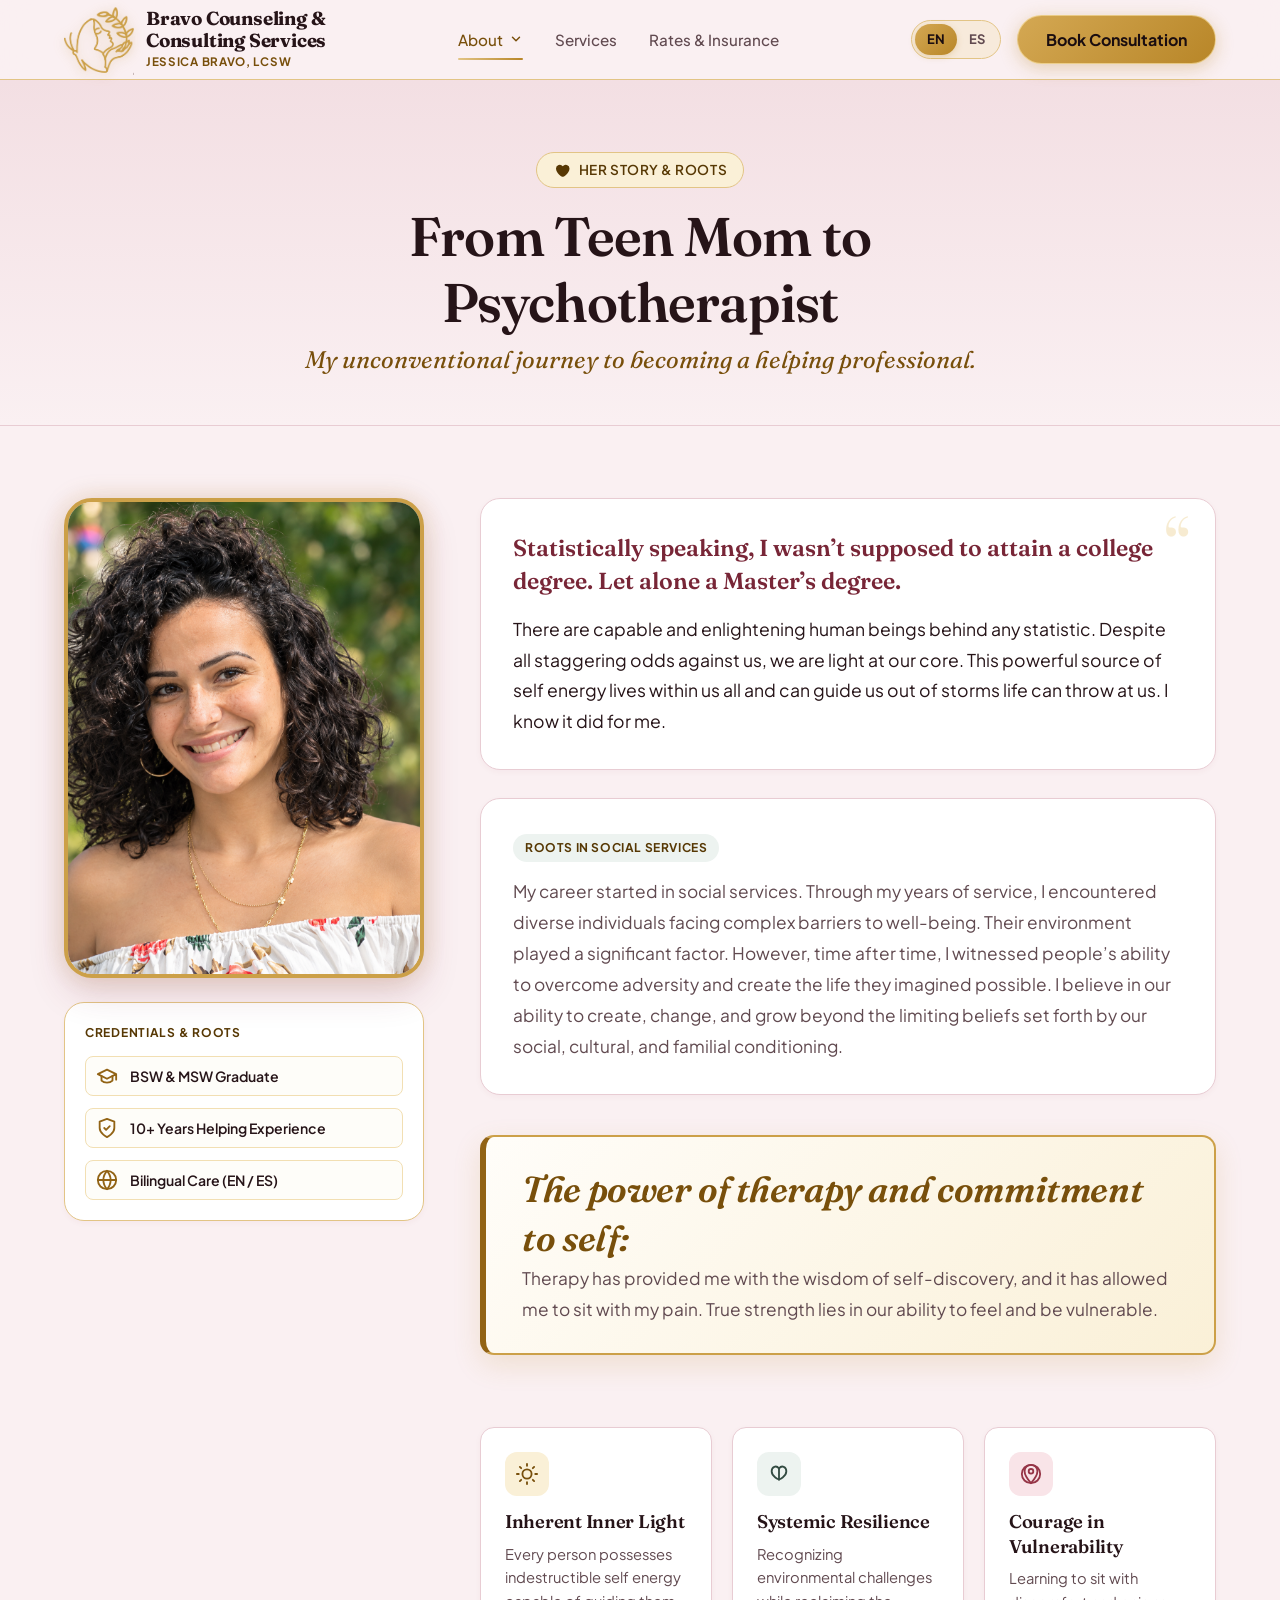
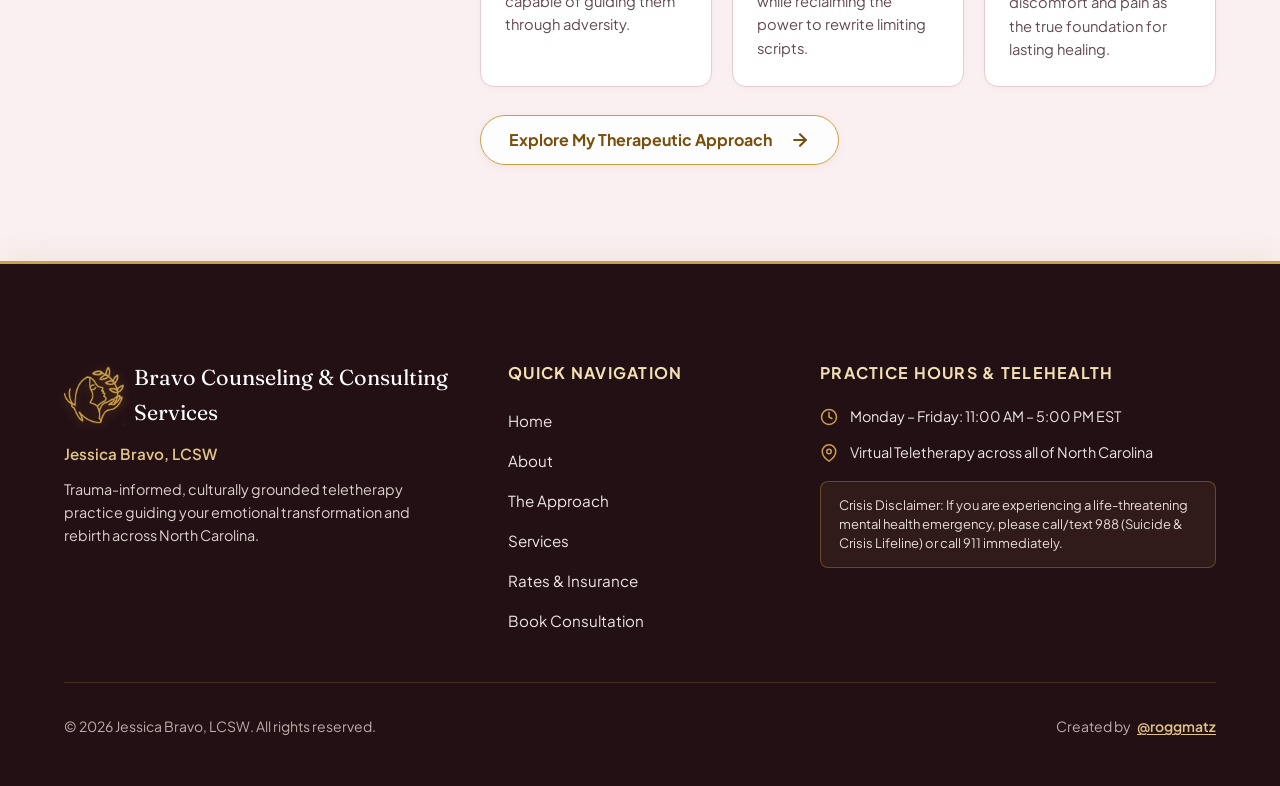
<file: aboutme.html>
<!DOCTYPE html>
<html lang="en">
<head>
  <meta charset="UTF-8">
  <meta name="viewport" content="width=device-width, initial-scale=1.0">
  <meta name="description" content="Read the story of Jessica Bravo, LCSW: An unconventional journey from teen mom to psychotherapist, grounded in resilience, self energy, and social services.">
  <meta name="author" content="@roggmatz (https://roggmatz.com)">
  <title>About Jessica Bravo, LCSW</title>

  <!-- Open Graph / Meta -->
  <meta property="og:type" content="website">
  <meta property="og:title" content="About Jessica Bravo, LCSW">
  <meta property="og:description" content="Read the story of Jessica Bravo, LCSW: An unconventional journey from teen mom to psychotherapist, grounded in resilience, self energy, and social services.">
  <meta property="og:url" content="https://bravoconsultingservices.com/aboutme.html">

  <!-- Google Fonts Preconnect & Stylesheet -->
  <link rel="preconnect" href="https://fonts.googleapis.com">
  <link rel="preconnect" href="https://fonts.gstatic.com" crossorigin>
  <link href="https://fonts.googleapis.com/css2?family=Fraunces:ital,opsz,wght@0,9..144,400;0,9..144,600;0,9..144,700;1,9..144,400&family=Plus+Jakarta+Sans:wght@400;500;600;700&display=swap" rel="stylesheet">

  <!-- Favicon SVG Motif -->
  <link rel="icon" type="image/svg+xml" href="data:image/svg+xml,%3Csvg xmlns='http://www.w3.org/2000/svg' viewBox='0 0 100 100'%3E%3Cpath d='M50 85 C45 60 20 48 15 30 C10 12 35 10 48 35 C50 38 50 38 52 35 C65 10 90 12 85 30 C80 48 55 60 50 85 Z' fill='none' stroke='%23CCA048' stroke-width='6' stroke-linecap='round' stroke-linejoin='round'/%3E%3Ccircle cx='50' cy='32' r='4' fill='%23B88628'/%3E%3C/svg%3E">

  <!-- Main Stylesheet -->
  <link rel="stylesheet" href="style.css">

  <!-- Deferred JavaScript -->
  <script defer src="main.js"></script>
</head>
<body class="about-page" data-page="about">

  <!-- Accessible Skip Link -->
  <a href="#main-content" class="skip-link">Skip to main content</a>

  <!-- ========================================================================
       Header & Navigation Bar
       ======================================================================== -->
  <header class="site-header" id="site-header">
    <div class="container header-inner">
      <!-- Logo & Wordmark (Links to Home) -->
      <a href="index.html" class="brand-logo" aria-label="Bravo Counseling & Consulting Services - Home">
        <img class="brand-butterfly-svg" src="assets/woman_butterfly.svg" alt="Bravo Counseling & Consulting Services" />
        <div class="brand-title-group">
          <span class="brand-name">Bravo Counseling &amp; <br />Consulting Services</span>
          <span class="brand-tagline">Jessica Bravo, LCSW</span>
        </div>
      </a>

      <!-- Navigation Menu -->
      <nav class="nav-menu" id="nav-menu" aria-label="Main Navigation">
        <div class="nav-dropdown">
          <button type="button" class="nav-link nav-dropdown-toggle active" id="about-dropdown-toggle" aria-expanded="false" aria-haspopup="true" aria-controls="about-dropdown-menu">
            <span data-i18n="nav.about">About</span>
            <svg class="nav-dropdown-chevron" viewBox="0 0 24 24" width="14" height="14" fill="none" stroke="currentColor" stroke-width="2.5" stroke-linecap="round" stroke-linejoin="round" aria-hidden="true"><polyline points="6 9 12 15 18 9"/></svg>
          </button>
          <ul class="nav-dropdown-menu" id="about-dropdown-menu">
            <li><a href="aboutme.html" class="nav-dropdown-link" data-i18n="nav.meet_therapist" aria-current="page">Meet Your Therapist</a></li>
            <li><a href="approach.html" class="nav-dropdown-link" data-i18n="nav.approach">Approach</a></li>
          </ul>
        </div>
        <a href="index.html#services" class="nav-link" data-i18n="nav.services">Services</a>
        <a href="index.html#rates" class="nav-link" data-i18n="nav.rates">Rates &amp; Insurance</a>

        <!-- Mobile Actions Wrapper -->
        <div class="nav-actions-mobile-wrap">
          <div class="lang-switcher" role="group" aria-label="Language selection">
            <button type="button" class="lang-btn active" data-lang="en" aria-pressed="true">English</button>
            <button type="button" class="lang-btn" data-lang="es" aria-pressed="false">Español</button>
          </div>
          <a href="index.html#contact" class="btn btn-primary" data-i18n="nav.book">Book Consultation</a>
        </div>
      </nav>

      <!-- Desktop Header Actions -->
      <div class="nav-actions header-desktop-actions">
        <!-- Language Switcher Pill -->
        <div class="lang-switcher" role="group" aria-label="Language selection">
          <button type="button" class="lang-btn active" data-lang="en" aria-pressed="true">EN</button>
          <button type="button" class="lang-btn" data-lang="es" aria-pressed="false">ES</button>
        </div>
        <!-- CTA Button -->
        <a href="index.html#contact" class="btn btn-primary" data-i18n="nav.book">Book Consultation</a>
      </div>

      <!-- Mobile Hamburger Button -->
      <button type="button" class="mobile-toggle" id="mobile-toggle" aria-expanded="false" aria-controls="nav-menu" aria-label="Toggle navigation menu">
        <span></span>
        <span></span>
        <span></span>
      </button>
    </div>
  </header>

  <!-- ========================================================================
       Main Content
       ======================================================================== -->
  <main id="main-content" class="about-page-main">

    <!-- Hero / Story Banner -->
    <section class="about-hero-section">
      <div class="container about-hero-inner">
        <div class="about-hero-badge">
          <svg class="pl-14__heart" viewBox="0 0 24 24" width="18" height="18" fill="currentColor" aria-hidden="true">
            <path d="M12 21s-8-4.5-8-11a5 5 0 0 1 9-3 5 5 0 0 1 9 3c0 6.5-8 11-8 11H12z"/>
          </svg>
          <span data-i18n="about_page.hero_badge">Her Story &amp; Roots</span>
        </div>
        <h1 class="about-hero-title" data-i18n="about_page.hero_title">From Teen Mom to Psychotherapist</h1>
        <p class="about-hero-subtitle" data-i18n="about_page.hero_subtitle">My unconventional journey to becoming a helping professional.</p>
      </div>
    </section>

    <!-- Main Story Narrative & Owner Column -->
    <section class="about-story-section">
      <div class="container">
        <div class="about-story-grid">

          <!-- Left Column: Owner Portrait & Milestone Badges -->
          <aside class="about-owner-column" aria-label="About the Founder">
            <div class="owner-portrait-frame">
              <!-- Owner Portrait Image / Placeholder Frame -->
              <img src="assets/images/jessica-about-me.png" alt="Jessica Bravo, LCSW" width="480" height="640" loading="eager">
            </div>

            <!-- Milestone Badges Card -->
            <div class="owner-milestones-card">
              <div class="milestones-card-header" data-i18n="about_page.milestone_header">Credentials &amp; Roots</div>

              <!-- Milestone 1: Graduate -->
              <div class="milestone-item">
                <svg class="milestone-icon" viewBox="0 0 24 24" fill="none" stroke="currentColor" stroke-width="2" stroke-linecap="round" stroke-linejoin="round" aria-hidden="true">
                  <path d="M22 10v6M2 10l10-5 10 5-10 5z"/>
                  <path d="M6 12v5c3 3 9 3 12 0v-5"/>
                </svg>
                <span class="milestone-text" data-i18n="about_page.ms1_text">BSW &amp; MSW Graduate</span>
              </div>

              <!-- Milestone 2: Years Experience -->
              <div class="milestone-item">
                <svg class="milestone-icon" viewBox="0 0 24 24" fill="none" stroke="currentColor" stroke-width="2" stroke-linecap="round" stroke-linejoin="round" aria-hidden="true">
                  <path d="M12 22s8-4 8-10V5l-8-3-8 3v7c0 6 8 10 8 10z"/>
                  <path d="m9 12 2 2 4-4"/>
                </svg>
                <span class="milestone-text" data-i18n="about_page.ms2_text">10+ Years Helping Experience</span>
              </div>

              <!-- Milestone 3: Bilingual -->
              <div class="milestone-item">
                <svg class="milestone-icon" viewBox="0 0 24 24" fill="none" stroke="currentColor" stroke-width="2" stroke-linecap="round" stroke-linejoin="round" aria-hidden="true">
                  <circle cx="12" cy="12" r="10"/>
                  <line x1="2" y1="12" x2="22" y2="12"/>
                  <path d="M12 2a15.3 15.3 0 0 1 4 10 15.3 15.3 0 0 1-4 10 15.3 15.3 0 0 1-4-10 15.3 15.3 0 0 1 4-10z"/>
                </svg>
                <span class="milestone-text" data-i18n="about_page.ms3_text">Bilingual Care (EN / ES)</span>
              </div>
            </div>
          </aside>

          <!-- Right Column: Narrative Copy & Editorial Formatting -->
          <div class="story-narrative-column">

            <!-- Chapter 1: Defying Statistics & Innate Self Energy -->
            <article class="story-lead-block">
              <p class="story-lead-stat" data-i18n="about_page.lead_p1">
                Statistically speaking, I wasn’t supposed to attain a college degree. Let alone a Master’s degree.
              </p>
              <p class="story-lead-body" data-i18n="about_page.lead_p2">
                There are capable and enlightening human beings behind any statistic. Despite all staggering odds against us, we are light at our core. This powerful source of self energy lives within us all and can guide us out of storms life can throw at us. I know it did for me.
              </p>
            </article>

            <!-- Chapter 2: Frontline Social Services & Systemic Empathy -->
            <article class="story-chapter-card">
              <span class="story-chapter-tag" data-i18n="about_page.chapter2_tag">Roots in Social Services</span>
              <p class="story-chapter-body" data-i18n="about_page.social_services_p">
                My career started in social services. Through my years of service, I encountered diverse individuals facing complex barriers to well-being. Their environment played a significant factor. However, time after time, I witnessed people’s ability to overcome adversity and create the life they imagined possible. I believe in our ability to create, change, and grow beyond the limiting beliefs set forth by our social, cultural, and familial conditioning.
              </p>
            </article>

            <!-- Standout Focus Quote Requirement -->
            <aside class="story-highlight-quote-card" aria-label="Core Philosophy Quote">
              <blockquote class="story-highlight-quote-text" data-i18n="about_page.highlight_quote">
                The power of therapy and commitment to self:
              </blockquote>
              <p class="story-chapter-body" data-i18n="about_page.vulnerability_p">
                 Therapy has provided me with the wisdom of self-discovery, and it has allowed me to sit with my pain. True strength lies in our ability to feel and be vulnerable.
              </p>
            </aside>

            <!-- Supporting Philosophy Pillars -->
            <div class="story-philosophy-section">
              <div class="story-philosophy-grid">
                <!-- Pillar 1 -->
                <div class="story-philosophy-card">
                  <div class="philosophy-icon-box" aria-hidden="true">
                    <svg width="22" height="22" viewBox="0 0 24 24" fill="none" stroke="currentColor" stroke-width="2" stroke-linecap="round" stroke-linejoin="round">
                      <circle cx="12" cy="12" r="5"/>
                      <line x1="12" y1="1" x2="12" y2="3"/>
                      <line x1="12" y1="21" x2="12" y2="23"/>
                      <line x1="4.22" y1="4.22" x2="5.64" y2="5.64"/>
                      <line x1="18.36" y1="18.36" x2="19.78" y2="19.78"/>
                      <line x1="1" y1="12" x2="3" y2="12"/>
                      <line x1="21" y1="12" x2="23" y2="12"/>
                      <line x1="4.22" y1="19.78" x2="5.64" y2="18.36"/>
                      <line x1="18.36" y1="5.64" x2="19.78" y2="4.22"/>
                    </svg>
                  </div>
                  <h3 class="philosophy-card-title" data-i18n="about_page.pillar1_title">Inherent Inner Light</h3>
                  <p class="philosophy-card-desc" data-i18n="about_page.pillar1_desc">Every person possesses indestructible self energy capable of guiding them through adversity.</p>
                </div>

                <!-- Pillar 2 -->
                <div class="story-philosophy-card sage">
                  <div class="philosophy-icon-box" aria-hidden="true">
                    <svg width="22" height="22" viewBox="0 0 24 24" fill="none" stroke="currentColor" stroke-width="2" stroke-linecap="round" stroke-linejoin="round">
                      <path d="M12 18V6"/>
                      <path d="M12 6C9 2 4 4 4 9c0 6 8 9 8 9"/>
                      <path d="M12 6c3-4 8-2 8 3 0 6-8 9-8 9"/>
                    </svg>
                  </div>
                  <h3 class="philosophy-card-title" data-i18n="about_page.pillar2_title">Systemic Resilience</h3>
                  <p class="philosophy-card-desc" data-i18n="about_page.pillar2_desc">Recognizing environmental challenges while reclaiming the power to rewrite limiting scripts.</p>
                </div>

                <!-- Pillar 3 -->
                <div class="story-philosophy-card rose">
                  <div class="philosophy-icon-box" aria-hidden="true">
                    <svg width="22" height="22" viewBox="0 0 24 24" fill="none" stroke="currentColor" stroke-width="2" stroke-linecap="round" stroke-linejoin="round">
                      <circle cx="12" cy="12" r="10"/>
                      <path d="M12 2a7 7 0 0 0-7 7c0 5 7 13 7 13s7-8 7-13a7 7 0 0 0-7-7z"/>
                      <circle cx="12" cy="9" r="2.5"/>
                    </svg>
                  </div>
                  <h3 class="philosophy-card-title" data-i18n="about_page.pillar3_title">Courage in Vulnerability</h3>
                  <p class="philosophy-card-desc" data-i18n="about_page.pillar3_desc">Learning to sit with discomfort and pain as the true foundation for lasting healing.</p>
                </div>
              </div>
            </div>

            <!-- Link to Approach Page -->
            <div>
              <a href="approach.html" class="btn btn-secondary">
                <span data-i18n="about_page.approach_btn">Explore My Therapeutic Approach</span>
                <svg class="btn-icon" viewBox="0 0 24 24" fill="none" stroke="currentColor" stroke-width="2.5" stroke-linecap="round" stroke-linejoin="round" aria-hidden="true" style="margin-left: 8px;">
                  <line x1="5" y1="12" x2="19" y2="12"></line>
                  <polyline points="12 5 19 12 12 19"></polyline>
                </svg>
              </a>
            </div>

          </div>

        </div>
      </div>
    </section>
  </main>

  <!-- ========================================================================
       Footer
       ======================================================================== -->
  <footer class="site-footer">
    <div class="container">

      <div class="footer-grid">

        <!-- Column 1: Brand & Bio -->
        <div>
          <div class="footer-brand-title">
            <img class="footer-butterfly" src="assets/woman_butterfly.svg" alt="Bravo Counseling logo" />
            <span>Bravo Counseling &amp; Consulting Services</span>
          </div>
          <div class="footer-credentials" data-i18n="footer.brand_sub">Jessica Bravo, LCSW</div>
          <p class="footer-desc" data-i18n="footer.brand_desc">
            Trauma-informed, culturally grounded teletherapy practice guiding your emotional transformation and rebirth across North Carolina.
          </p>
        </div>

        <!-- Column 2: Quick Links -->
        <div>
          <div class="footer-heading" data-i18n="footer.links_title">Quick Navigation</div>
          <ul class="footer-links-list">
            <li><a href="index.html">Home</a></li>
            <li><a href="aboutme.html" data-i18n="nav.about">About Jessica Bravo</a></li>
            <li><a href="approach.html" data-i18n="nav.approach">My Approach</a></li>
            <li><a href="index.html#services" data-i18n="nav.services">Therapy Services</a></li>
            <li><a href="index.html#rates" data-i18n="nav.rates">Rates &amp; Insurance</a></li>
            <li><a href="https://findmytherapist.com" target="_blank" rel="noopener noreferrer" data-i18n="nav.book">Book Consultation</a></li>
          </ul>
        </div>

        <!-- Column 3: Hours & Telehealth Notice -->
        <div>
          <div class="footer-heading" data-i18n="footer.hours_title">Practice Hours &amp; Telehealth</div>
          <div class="footer-info-list">
            <div class="footer-info-item">
              <svg viewBox="0 0 24 24" fill="none" stroke="currentColor" stroke-width="2" stroke-linecap="round" stroke-linejoin="round" aria-hidden="true">
                <circle cx="12" cy="12" r="10"/>
                <polyline points="12 6 12 12 16 14"/>
              </svg>
              <span data-i18n="footer.hours_time">Monday – Friday: 11:00 AM – 5:00 PM EST</span>
            </div>
            <div class="footer-info-item">
              <svg viewBox="0 0 24 24" fill="none" stroke="currentColor" stroke-width="2" stroke-linecap="round" stroke-linejoin="round" aria-hidden="true">
                <path d="M21 10c0 7-9 13-9 13s-9-6-9-13a9 9 0 0 1 18 0z"/>
                <circle cx="12" cy="10" r="3"/>
              </svg>
              <span data-i18n="footer.telehealth_loc">Virtual Teletherapy across all of North Carolina</span>
            </div>
          </div>

          <!-- Crisis note -->
          <div class="footer-crisis-box">
            <p data-i18n="footer.crisis_note">
              <strong>Crisis Disclaimer:</strong> If you are experiencing a life-threatening mental health emergency, please call/text 988 (Suicide &amp; Crisis Lifeline) or call 911 immediately.
            </p>
          </div>
        </div>

      </div>

      <!-- Footer Bottom -->
      <div class="footer-bottom">
        <div data-i18n="footer.copyright">© 2026 Jessica Bravo, LCSW. All rights reserved.</div>

        <!-- Visual Attribution -->
        <div class="footer-attribution">
          <span data-i18n="footer.author_label">Created by</span>
          <a href="https://roggmatz.com" target="_blank" rel="noopener">@roggmatz</a>
        </div>
      </div>

    </div>
  </footer>

</body>
</html>
</file>
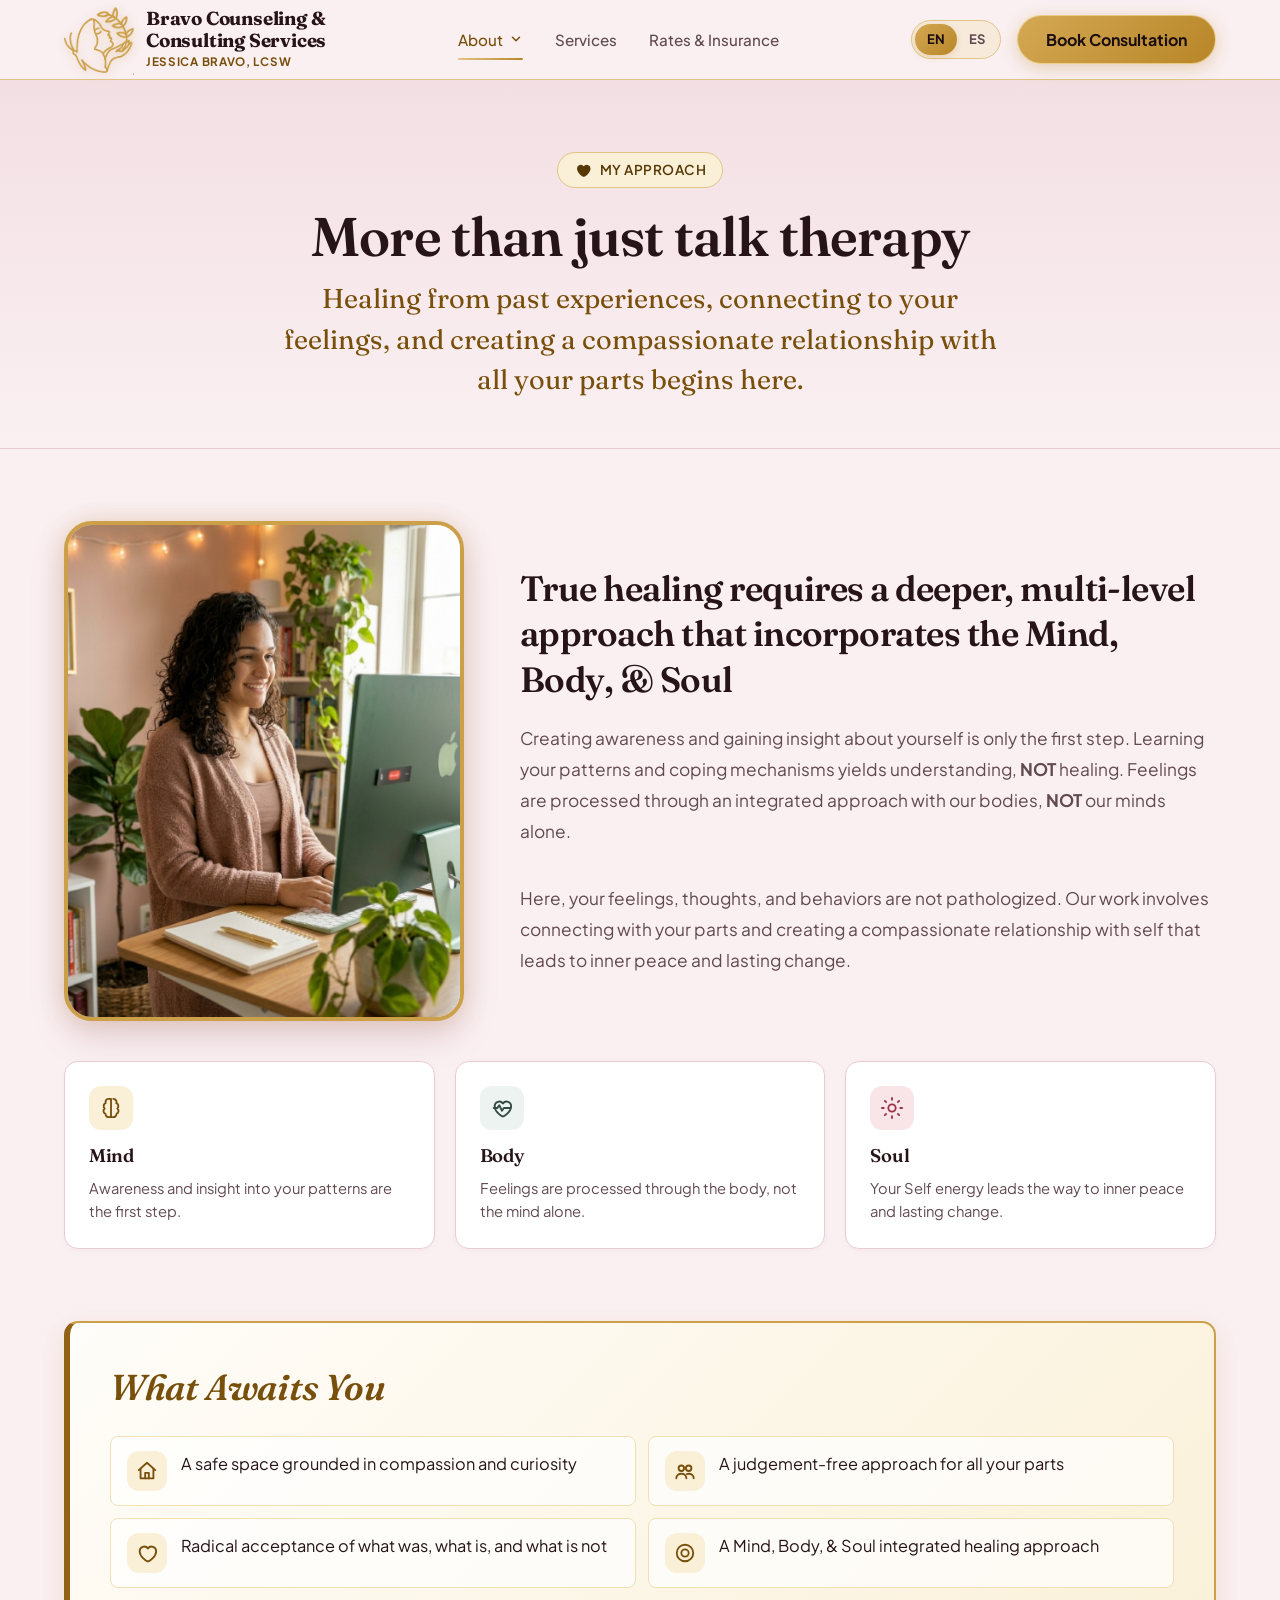
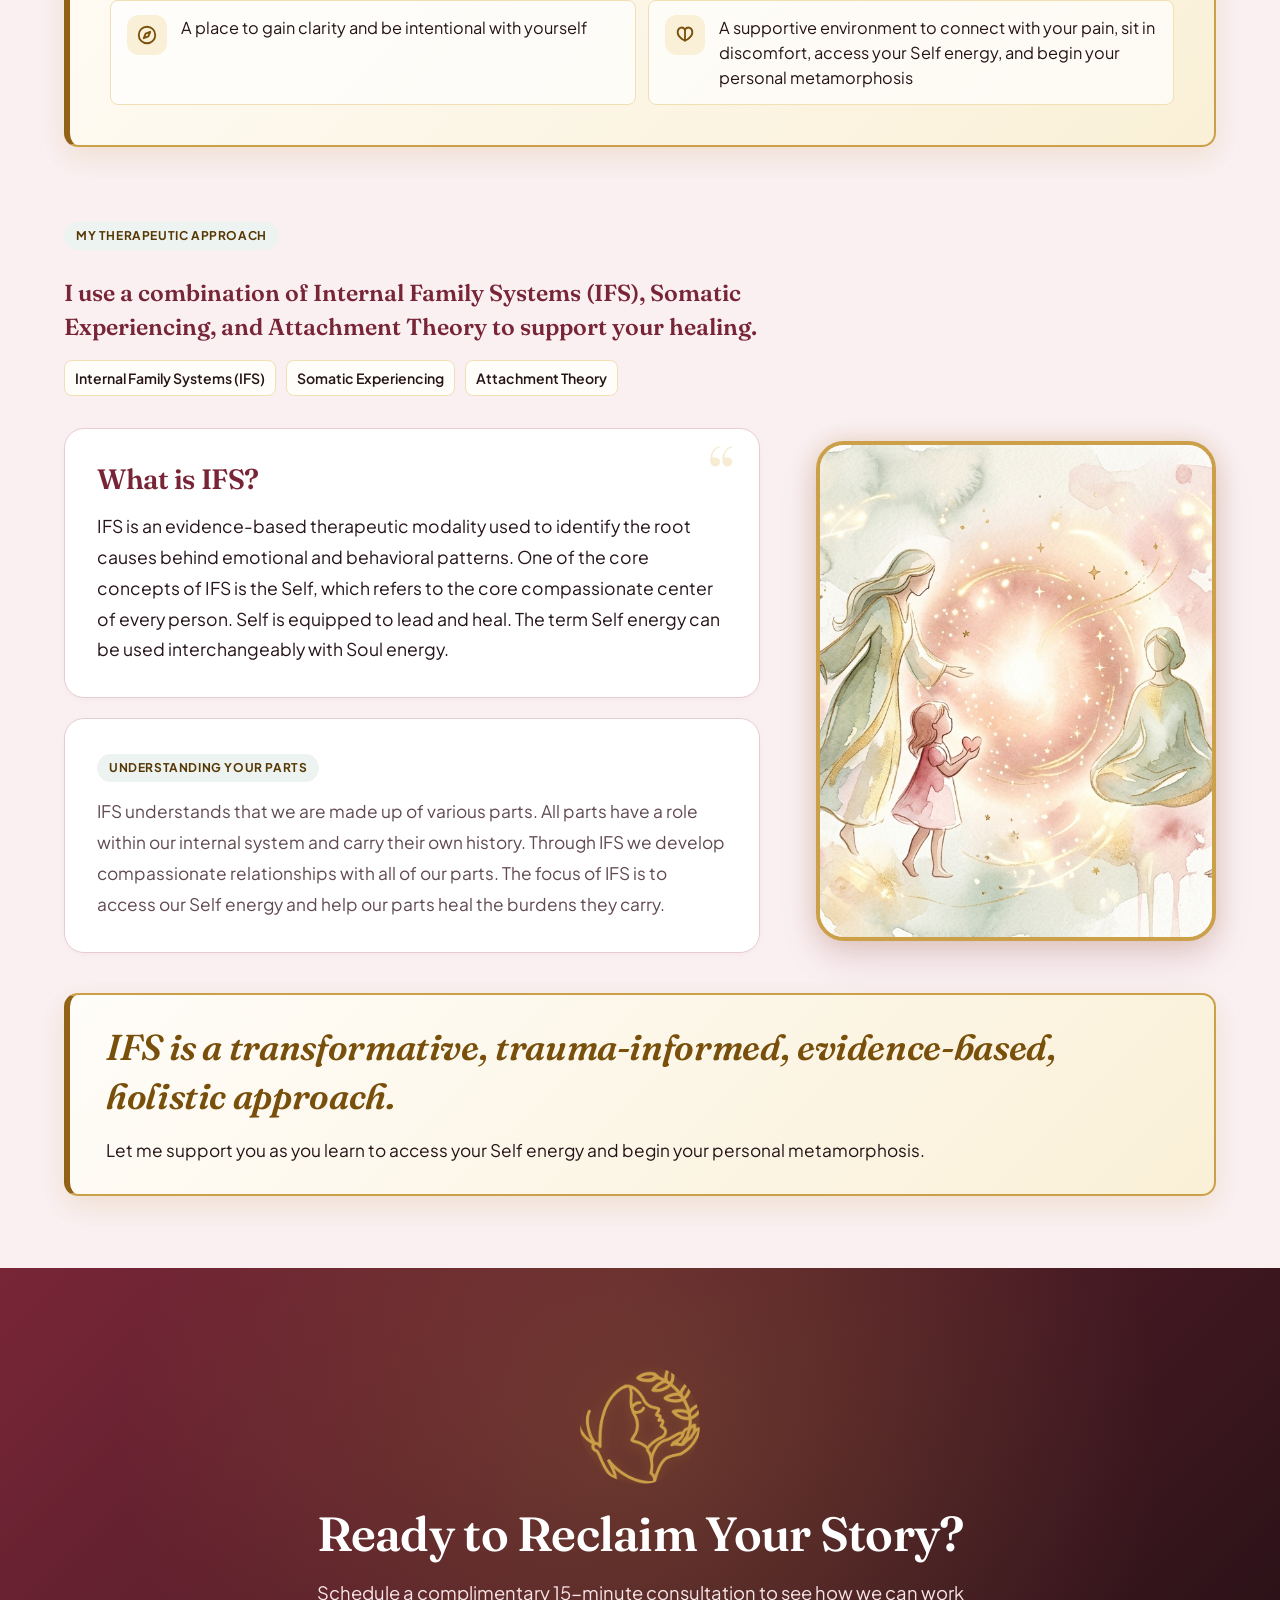
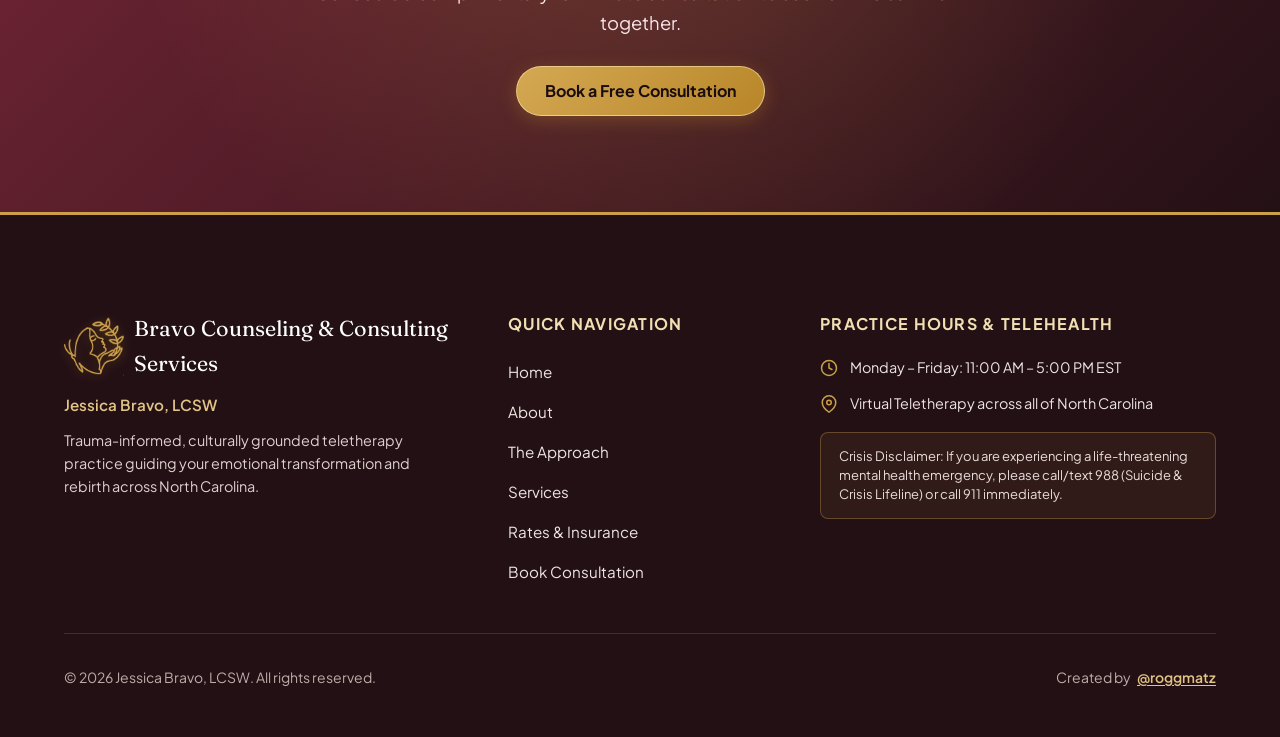
<file: approach.html>
<!DOCTYPE html>
<html lang="en">
<head>
  <meta charset="UTF-8">
  <meta name="viewport" content="width=device-width, initial-scale=1.0">
  <meta name="description" content="More than talk therapy: Jessica Bravo, LCSW combines Internal Family Systems (IFS), Somatic Experiencing, and Attachment Theory to support mind, body, and soul healing.">
  <meta name="author" content="@roggmatz (https://roggmatz.com)">
  <title>My Therapeutic Approach | Jessica Bravo, LCSW</title>

  <!-- Open Graph / Meta -->
  <meta property="og:type" content="website">
  <meta property="og:title" content="My Therapeutic Approach | Jessica Bravo, LCSW">
  <meta property="og:description" content="More than talk therapy: Jessica Bravo, LCSW combines Internal Family Systems (IFS), Somatic Experiencing, and Attachment Theory to support mind, body, and soul healing.">
  <meta property="og:url" content="https://bravoconsultingservices.com/approach.html">

  <!-- Google Fonts Preconnect & Stylesheet -->
  <link rel="preconnect" href="https://fonts.googleapis.com">
  <link rel="preconnect" href="https://fonts.gstatic.com" crossorigin>
  <link href="https://fonts.googleapis.com/css2?family=Fraunces:ital,opsz,wght@0,9..144,400;0,9..144,600;0,9..144,700;1,9..144,400&family=Plus+Jakarta+Sans:wght@400;500;600;700&display=swap" rel="stylesheet">

  <!-- Favicon SVG Motif -->
  <link rel="icon" type="image/svg+xml" href="data:image/svg+xml,%3Csvg xmlns='http://www.w3.org/2000/svg' viewBox='0 0 100 100'%3E%3Cpath d='M50 85 C45 60 20 48 15 30 C10 12 35 10 48 35 C50 38 50 38 52 35 C65 10 90 12 85 30 C80 48 55 60 50 85 Z' fill='none' stroke='%23CCA048' stroke-width='6' stroke-linecap='round' stroke-linejoin='round'/%3E%3Ccircle cx='50' cy='32' r='4' fill='%23B88628'/%3E%3C/svg%3E">

  <!-- Main Stylesheet -->
  <link rel="stylesheet" href="style.css">

  <!-- Deferred JavaScript -->
  <script defer src="main.js"></script>
</head>
<body class="about-page approach-page" data-page="approach">

  <!-- Accessible Skip Link -->
  <a href="#main-content" class="skip-link">Skip to main content</a>

  <!-- ========================================================================
       Header & Navigation Bar
       ======================================================================== -->
  <header class="site-header" id="site-header">
    <div class="container header-inner">
      <!-- Logo & Wordmark (Links to Home) -->
      <a href="index.html" class="brand-logo" aria-label="Bravo Counseling & Consulting Services - Home">
        <img class="brand-butterfly-svg" src="assets/woman_butterfly.svg" alt="Bravo Counseling & Consulting Services" />
        <div class="brand-title-group">
          <span class="brand-name">Bravo Counseling &amp; <br />Consulting Services</span>
          <span class="brand-tagline">Jessica Bravo, LCSW</span>
        </div>
      </a>

      <!-- Navigation Menu -->
      <nav class="nav-menu" id="nav-menu" aria-label="Main Navigation">
        <div class="nav-dropdown">
          <button type="button" class="nav-link nav-dropdown-toggle active" id="about-dropdown-toggle" aria-expanded="false" aria-haspopup="true" aria-controls="about-dropdown-menu">
            <span data-i18n="nav.about">About</span>
            <svg class="nav-dropdown-chevron" viewBox="0 0 24 24" width="14" height="14" fill="none" stroke="currentColor" stroke-width="2.5" stroke-linecap="round" stroke-linejoin="round" aria-hidden="true"><polyline points="6 9 12 15 18 9"/></svg>
          </button>
          <ul class="nav-dropdown-menu" id="about-dropdown-menu">
            <li><a href="aboutme.html" class="nav-dropdown-link" data-i18n="nav.meet_therapist">Meet Your Therapist</a></li>
            <li><a href="approach.html" class="nav-dropdown-link" data-i18n="nav.approach" aria-current="page">Approach</a></li>
          </ul>
        </div>
        <a href="index.html#services" class="nav-link" data-i18n="nav.services">Services</a>
        <a href="index.html#rates" class="nav-link" data-i18n="nav.rates">Rates &amp; Insurance</a>

        <!-- Mobile Actions Wrapper -->
        <div class="nav-actions-mobile-wrap">
          <div class="lang-switcher" role="group" aria-label="Language selection">
            <button type="button" class="lang-btn active" data-lang="en" aria-pressed="true">English</button>
            <button type="button" class="lang-btn" data-lang="es" aria-pressed="false">Español</button>
          </div>
          <a href="#cta" class="btn btn-primary" data-i18n="nav.book">Book Consultation</a>
        </div>
      </nav>

      <!-- Desktop Header Actions -->
      <div class="nav-actions header-desktop-actions">
        <!-- Language Switcher Pill -->
        <div class="lang-switcher" role="group" aria-label="Language selection">
          <button type="button" class="lang-btn active" data-lang="en" aria-pressed="true">EN</button>
          <button type="button" class="lang-btn" data-lang="es" aria-pressed="false">ES</button>
        </div>
        <!-- CTA Button -->
        <a href="#cta" class="btn btn-primary" data-i18n="nav.book">Book Consultation</a>
      </div>

      <!-- Mobile Hamburger Button -->
      <button type="button" class="mobile-toggle" id="mobile-toggle" aria-expanded="false" aria-controls="nav-menu" aria-label="Toggle navigation menu">
        <span></span>
        <span></span>
        <span></span>
      </button>
    </div>
  </header>

  <!-- ========================================================================
       Main Content
       ======================================================================== -->
  <main id="main-content" class="about-page-main">

    <!-- Hero -->
    <section class="about-hero-section">
      <div class="container about-hero-inner">
        <div class="about-hero-badge">
          <svg class="pl-14__heart" viewBox="0 0 24 24" width="18" height="18" fill="currentColor" aria-hidden="true"><path d="M12 21s-8-4.5-8-11a5 5 0 0 1 9-3 5 5 0 0 1 9 3c0 6.5-8 11-8 11H12z"/></svg>
          <span data-i18n="approach_page.hero_badge">My Approach</span>
        </div>
        <h1 class="about-hero-title" data-i18n="approach_page.hero_title">More than just talk therapy</h1>
        <p class="approach-hero-lead" data-i18n="approach_page.hero_lead">Healing from past experiences, connecting to your feelings, and creating a compassionate relationship with all your parts begins here.</p>
      </div>
    </section>

    <!-- Mind, Body & Soul -->
    <section class="approach-section">
      <div class="container">
        <div class="approach-split">
          <figure class="approach-figure">
            <!-- Image idea: serene, softly lit teletherapy scene -->
            <img src="assets/images/jessica-at-work.jpg" alt="Warm candid photo of Jessica Bravo, LCSW smiling gently on a video call from her softly lit, plant-filled office, rose and gold tones, conveying a safe and welcoming teletherapy session" width="560" height="700" loading="lazy">
          </figure>
          <div class="approach-split-copy">
            <h2 class="approach-heading" data-i18n="approach_page.mbs_heading">True healing requires a deeper, multi-level approach that incorporates the Mind, Body, &amp; Soul</h2>
            <p class="story-chapter-body" data-i18n="approach_page.mbs_p1">Creating awareness and gaining insight about yourself is only the first step. Learning your patterns and coping mechanisms yields understanding, <strong>NOT</strong> healing. Feelings are processed through an integrated approach with our bodies, <strong>NOT</strong> our minds alone.</p>
            <p class="story-chapter-body" data-i18n="approach_page.mbs_p2">Here, your feelings, thoughts, and behaviors are not pathologized. Our work involves connecting with your parts and creating a compassionate relationship with self that leads to inner peace and lasting change.</p>
          </div>
        </div>

        <div class="story-philosophy-grid approach-mbs-grid">
          <div class="story-philosophy-card">
            <div class="philosophy-icon-box" aria-hidden="true"><svg width="22" height="22" viewBox="0 0 24 24" fill="none" stroke="currentColor" stroke-width="2" stroke-linecap="round" stroke-linejoin="round" aria-hidden="true"><path d="M9.5 2A3.5 3.5 0 0 0 6 5.5c0 .4.1.8.2 1.1A3.5 3.5 0 0 0 4 10c0 1 .4 1.9 1.1 2.5A3.5 3.5 0 0 0 6 18.5 3.5 3.5 0 0 0 9.5 22H12V2z"/><path d="M14.5 2A3.5 3.5 0 0 1 18 5.5c0 .4-.1.8-.2 1.1A3.5 3.5 0 0 1 20 10c0 1-.4 1.9-1.1 2.5A3.5 3.5 0 0 1 18 18.5a3.5 3.5 0 0 1-3.5 3.5H12"/></svg></div>
            <h3 class="philosophy-card-title" data-i18n="approach_page.mind_title">Mind</h3>
            <p class="philosophy-card-desc" data-i18n="approach_page.mind_desc">Awareness and insight into your patterns are the first step.</p>
          </div>
          <div class="story-philosophy-card sage">
            <div class="philosophy-icon-box" aria-hidden="true"><svg width="22" height="22" viewBox="0 0 24 24" fill="none" stroke="currentColor" stroke-width="2" stroke-linecap="round" stroke-linejoin="round" aria-hidden="true"><path d="M12 21s-8-4.5-8-11a5 5 0 0 1 9-3 5 5 0 0 1 9 3c0 6.5-8 11-8 11z"/><path d="M3 12h4l2-3 3 6 2-3h7"/></svg></div>
            <h3 class="philosophy-card-title" data-i18n="approach_page.body_title">Body</h3>
            <p class="philosophy-card-desc" data-i18n="approach_page.body_desc">Feelings are processed through the body, not the mind alone.</p>
          </div>
          <div class="story-philosophy-card rose">
            <div class="philosophy-icon-box" aria-hidden="true"><svg width="22" height="22" viewBox="0 0 24 24" fill="none" stroke="currentColor" stroke-width="2" stroke-linecap="round" stroke-linejoin="round" aria-hidden="true"><circle cx="12" cy="12" r="4"/><path d="M12 1v2M12 21v2M4.2 4.2l1.4 1.4M18.4 18.4l1.4 1.4M1 12h2M21 12h2M4.2 19.8l1.4-1.4M18.4 5.6l1.4-1.4"/></svg></div>
            <h3 class="philosophy-card-title" data-i18n="approach_page.soul_title">Soul</h3>
            <p class="philosophy-card-desc" data-i18n="approach_page.soul_desc">Your Self energy leads the way to inner peace and lasting change.</p>
          </div>
        </div>
      </div>
    </section>

    <!-- What Awaits You -->
    <section class="approach-section approach-awaits-section">
      <div class="container">
        <div class="story-highlight-quote-card approach-awaits-card">
          <h2 class="story-highlight-quote-text" data-i18n="approach_page.awaits_heading">What Awaits You</h2>
          <ul class="approach-awaits-list">
            <li class="approach-await-item">
              <span class="approach-await-icon" aria-hidden="true"><svg width="22" height="22" viewBox="0 0 24 24" fill="none" stroke="currentColor" stroke-width="2" stroke-linecap="round" stroke-linejoin="round" aria-hidden="true"><path d="M3 11 12 3l9 8"/><path d="M5 10v10h14V10"/><path d="M10 20v-6h4v6"/></svg></span>
              <span data-i18n="approach_page.await1">A safe space grounded in compassion and curiosity</span>
            </li>
            <li class="approach-await-item">
              <span class="approach-await-icon" aria-hidden="true"><svg width="22" height="22" viewBox="0 0 24 24" fill="none" stroke="currentColor" stroke-width="2" stroke-linecap="round" stroke-linejoin="round" aria-hidden="true"><circle cx="8" cy="9" r="3"/><circle cx="16" cy="9" r="3"/><path d="M2.5 20c0-3 2.5-5 5.5-5s5.500 2 5.500 5"/><path d="M14 15.3c.6-.2 1.300-.3 2-.3 3 0 5.500 2 5.500 5"/></svg></span>
              <span data-i18n="approach_page.await2">A judgement-free approach for all your parts</span>
            </li>
            <li class="approach-await-item">
              <span class="approach-await-icon" aria-hidden="true"><svg width="22" height="22" viewBox="0 0 24 24" fill="none" stroke="currentColor" stroke-width="2" stroke-linecap="round" stroke-linejoin="round" aria-hidden="true"><path d="M12 21s-8-4.5-8-11a5 5 0 0 1 9-3 5 5 0 0 1 9 3c0 6.5-8 11-8 11z"/></svg></span>
              <span data-i18n="approach_page.await3">Radical acceptance of what was, what is, and what is not</span>
            </li>
            <li class="approach-await-item">
              <span class="approach-await-icon" aria-hidden="true"><svg width="22" height="22" viewBox="0 0 24 24" fill="none" stroke="currentColor" stroke-width="2" stroke-linecap="round" stroke-linejoin="round" aria-hidden="true"><circle cx="12" cy="12" r="4"/><circle cx="12" cy="12" r="9"/></svg></span>
              <span data-i18n="approach_page.await4">A Mind, Body, &amp; Soul integrated healing approach</span>
            </li>
            <li class="approach-await-item">
              <span class="approach-await-icon" aria-hidden="true"><svg width="22" height="22" viewBox="0 0 24 24" fill="none" stroke="currentColor" stroke-width="2" stroke-linecap="round" stroke-linejoin="round" aria-hidden="true"><circle cx="12" cy="12" r="9"/><path d="m15.500 8.500-2 5-5 2 2-5z"/></svg></span>
              <span data-i18n="approach_page.await5">A place to gain clarity and be intentional with yourself</span>
            </li>
            <li class="approach-await-item">
              <span class="approach-await-icon" aria-hidden="true"><svg width="22" height="22" viewBox="0 0 24 24" fill="none" stroke="currentColor" stroke-width="2" stroke-linecap="round" stroke-linejoin="round" aria-hidden="true"><path d="M12 18V6"/><path d="M12 6C9 2 4 4 4 9c0 6 8 9 8 9"/><path d="M12 6c3-4 8-2 8 3 0 6-8 9-8 9"/></svg></span>
              <span data-i18n="approach_page.await6">A supportive environment to connect with your pain, sit in discomfort, access your Self energy, and begin your personal metamorphosis</span>
            </li>
          </ul>
        </div>
      </div>
    </section>

    <!-- Therapeutic Approach -->
    <section class="approach-section">
      <div class="container">
        <span class="story-chapter-tag" data-i18n="approach_page.modal_tag">My therapeutic approach</span>
        <p class="story-lead-stat approach-modal-intro" data-i18n="approach_page.modal_intro">I use a combination of Internal Family Systems (IFS), Somatic Experiencing, and Attachment Theory to support your healing.</p>

        <ul class="approach-modal-chips" aria-label="Modalities">
          <li class="milestone-item"><span class="milestone-text">Internal Family Systems (IFS)</span></li>
          <li class="milestone-item"><span class="milestone-text">Somatic Experiencing</span></li>
          <li class="milestone-item"><span class="milestone-text">Attachment Theory</span></li>
        </ul>

        <div class="approach-split approach-split-reverse">
          <div class="approach-split-copy">
            <article class="story-lead-block">
              <h2 class="approach-heading approach-heading-sm" data-i18n="approach_page.ifs_heading">What is IFS?</h2>
              <p class="story-lead-body" data-i18n="approach_page.ifs_p1">IFS is an evidence-based therapeutic modality used to identify the root causes behind emotional and behavioral patterns. One of the core concepts of IFS is the Self, which refers to the core compassionate center of every person. Self is equipped to lead and heal. The term Self energy can be used interchangeably with Soul energy.</p>
            </article>
            <article class="story-chapter-card">
              <span class="story-chapter-tag" data-i18n="approach_page.parts_tag">Understanding Your Parts</span>
              <p class="story-chapter-body" data-i18n="approach_page.ifs_p2">IFS understands that we are made up of various parts. All parts have a role within our internal system and carry their own history. Through IFS we develop compassionate relationships with all of our parts. The focus of IFS is to access our Self energy and help our parts heal the burdens they carry.</p>
            </article>
          </div>
          <figure class="approach-figure">
            <!-- Image idea: IFS parts illustration -->
            <img src="assets/watercolor-of-the-self.jpg" alt="Soft watercolor illustration in rose, sage and gold of a glowing luminous center surrounded by several small distinct figures of different sizes, representing the Self and its inner parts" width="560" height="640" loading="lazy">
          </figure>
        </div>

        <aside class="story-highlight-quote-card approach-closing-quote" aria-label="Closing statement">
          <p class="story-highlight-quote-text" data-i18n="approach_page.closing_quote">IFS is a transformative, trauma-informed, evidence-based, holistic approach.</p>
          <p class="story-chapter-body" data-i18n="approach_page.closing_body">Let me support you as you learn to access your Self energy and begin your personal metamorphosis.</p>
        </aside>
      </div>
    </section>

    <!-- Closing CTA -->
    <section id="cta" class="about-cta-section">
      <div class="container about-cta-inner">
        <figure class="approach-cta-figure">
          <img src="assets/woman_butterfly.svg" alt="Close-up of a monarch butterfly resting on an open palm in golden morning light, symbolizing personal metamorphosis" width="160" height="160" loading="lazy">
        </figure>
        <h2 class="about-cta-title" data-i18n="about_page.cta_heading">Ready to Reclaim Your Story?</h2>
        <p class="about-cta-sub" data-i18n="about_page.cta_sub">Schedule a complimentary 15-minute consultation to see how we can work together.</p>
        <div class="about-cta-buttons">
          <a href="tel://+19805773585" rel="noopener" class="btn btn-primary" data-i18n="about_page.cta_btn">Call for a Free Consultation</a>
        </div>
      </div>
    </section>
  </main>

  <!-- ========================================================================
       Footer
       ======================================================================== -->
  <footer class="site-footer">
    <div class="container">

      <div class="footer-grid">

        <!-- Column 1: Brand & Bio -->
        <div>
          <div class="footer-brand-title">
            <img class="footer-butterfly" src="assets/woman_butterfly.svg" alt="Bravo Counseling logo" />
            <span>Bravo Counseling &amp; Consulting Services</span>
          </div>
          <div class="footer-credentials" data-i18n="footer.brand_sub">Jessica Bravo, LCSW</div>
          <p class="footer-desc" data-i18n="footer.brand_desc">
            Trauma-informed, culturally grounded teletherapy practice guiding your emotional transformation and rebirth across North Carolina.
          </p>
        </div>

        <!-- Column 2: Quick Links -->
        <div>
          <div class="footer-heading" data-i18n="footer.links_title">Quick Navigation</div>
          <ul class="footer-links-list">
            <li><a href="index.html">Home</a></li>
            <li><a href="aboutme.html" data-i18n="nav.about">About Jessica Bravo</a></li>
            <li><a href="approach.html" data-i18n="nav.approach">My Approach</a></li>
            <li><a href="index.html#services" data-i18n="nav.services">Therapy Services</a></li>
            <li><a href="index.html#rates" data-i18n="nav.rates">Rates &amp; Insurance</a></li>
            <li><a href="https://findmytherapist.com" target="_blank" rel="noopener noreferrer" data-i18n="nav.book">Book Consultation</a></li>
          </ul>
        </div>

        <!-- Column 3: Hours & Telehealth Notice -->
        <div>
          <div class="footer-heading" data-i18n="footer.hours_title">Practice Hours &amp; Telehealth</div>
          <div class="footer-info-list">
            <div class="footer-info-item">
              <svg viewBox="0 0 24 24" fill="none" stroke="currentColor" stroke-width="2" stroke-linecap="round" stroke-linejoin="round" aria-hidden="true">
                <circle cx="12" cy="12" r="10"/>
                <polyline points="12 6 12 12 16 14"/>
              </svg>
              <span data-i18n="footer.hours_time">Monday – Friday: 11:00 AM – 5:00 PM EST</span>
            </div>
            <div class="footer-info-item">
              <svg viewBox="0 0 24 24" fill="none" stroke="currentColor" stroke-width="2" stroke-linecap="round" stroke-linejoin="round" aria-hidden="true">
                <path d="M21 10c0 7-9 13-9 13s-9-6-9-13a9 9 0 0 1 18 0z"/>
                <circle cx="12" cy="10" r="3"/>
              </svg>
              <span data-i18n="footer.telehealth_loc">Virtual Teletherapy across all of North Carolina</span>
            </div>
          </div>

          <!-- Crisis note -->
          <div class="footer-crisis-box">
            <p data-i18n="footer.crisis_note">
              <strong>Crisis Disclaimer:</strong> If you are experiencing a life-threatening mental health emergency, please call/text 988 (Suicide &amp; Crisis Lifeline) or call 911 immediately.
            </p>
          </div>
        </div>

      </div>

      <!-- Footer Bottom -->
      <div class="footer-bottom">
        <div data-i18n="footer.copyright">© 2026 Jessica Bravo, LCSW. All rights reserved.</div>

        <!-- Visual Attribution -->
        <div class="footer-attribution">
          <span data-i18n="footer.author_label">Created by</span>
          <a href="https://roggmatz.com" target="_blank" rel="noopener">@roggmatz</a>
        </div>
      </div>

    </div>
  </footer>

</body>
</html>
</file>
<file: style.css>
/* ==========================================================================
   Bravo Consulting Services - Visual Design System & Stylesheet
   Client: Jessica Bravo, LCSW (NC License #C017999)
   Author: @roggmatz (https://roggmatz.com)
   ========================================================================== */

/* --------------------------------------------------------------------------
   1. CSS Custom Properties & Design Tokens
   -------------------------------------------------------------------------- */
:root {
  /* ========================================================================
     1. Background Canvas: Rose Pink Palette (Warm, Therapeutic, Calming)
     ======================================================================== */
  --color-rose-50: #FDF4F6;         /* Whispering rose blush wash */
  --color-rose-100: #F9E4E8;        /* Soft rose blush */
  --color-rose-200: #F2CBD3;        /* Pastel dusty rose border & accent */
  --color-rose-300: #E8A8B4;        /* Muted dusty rose */
  --color-rose-400: #D47B8C;        /* Warm rose tone */
  --color-rose-500: #B34B5E;        /* Deep velvety rosewood */
  --color-rose-600: #963547;        /* Rich rosewood */
  --color-rose-700: #782637;        /* Dramatic dark rosewood for CTA canvas */
  --color-rose-800: #561824;        /* Deep wine rose */
  --color-rose-900: #231015;        /* Midnight velvet rose for footer */

  --color-rose-tint: rgba(212, 123, 140, 0.12);
  --color-rose-glow: rgba(242, 203, 211, 0.7);
  --color-rose-shadow: rgba(120, 38, 55, 0.18);

  /* ========================================================================
     2. Foreground Elements: Gold Palette (Luminous, Prestigious, Restorative)
     ======================================================================== */
  --color-gold-50: #FEFDF9;         /* Luminous champagne surface */
  --color-gold-100: #FAF0D7;        /* Champagne gold wash for badges & pill cards */
  --color-gold-200: #F2DFB3;        /* Soft gold border */
  --color-gold-300: #E2C485;        /* Luminous satin gold accent */
  --color-gold-400: #CCA048;        /* Radiant polished gold for borders & buttons */
  --color-gold-500: #B88628;        /* Core radiant gold */
  --color-gold-600: #926315;        /* Burnished gold for buttons & accessible contrast */
  --color-gold-700: #784F0B;        /* Deep amber gold for ultra-clear text readability (6.4:1) */
  --color-gold-800: #573804;        /* Dark bronze gold */
  --color-gold-900: #382302;        /* Deepest antique bronze */

  --color-gold-tint: rgba(184, 134, 40, 0.1);
  --color-gold-glow: rgba(212, 168, 83, 0.4);
  --color-gold-shadow: rgba(184, 134, 40, 0.32);
  --color-gold-shadow-hover: rgba(184, 134, 40, 0.46);

  /* ========================================================================
     3. Functional & Role Mappings
     Backgrounds = Rose Pink | Foregrounds = Gold
     ======================================================================== */
  --color-primary: var(--color-gold-500);
  --color-primary-dark: var(--color-gold-600);
  --color-primary-light: var(--color-gold-100);
  --color-primary-tint: var(--color-gold-tint);

  --color-secondary: var(--color-gold-600);
  --color-secondary-dark: var(--color-gold-800);
  --color-secondary-light: var(--color-gold-100);
  --color-secondary-tint: var(--color-gold-tint);

  /* Legacy alias for gold */
  --color-gold: var(--color-gold-500);

  /* ========================================================================
     4. Complementary & Harmonizing Colors
     Warm neutrals, botanical sage accent, and functional tokens
     ======================================================================== */
  /* Surfaces & Structural Backgrounds (Rose Pink Ecosystem) */
  --color-bg-main: #FAF0F2;         /* Dominant calming rose-blush porcelain */
  --color-bg-warm: #F3DFE3;         /* Warm dusty rose cashmere for alternate sections */
  --color-bg-card: #FFFFFF;         /* Crisp white card surface */
  --color-bg-card-alt: #FEF9FA;     /* Subtle rose-tinted card surface */

  /* Text & Typography */
  --color-text-main: #261418;       /* Deep plum charcoal - 15.7:1 contrast on rose */
  --color-text-muted: #614A50;      /* Warm taupe-plum - 7.2:1 contrast on rose */
  --color-text-gold: var(--color-gold-700);

  /* Borders & Dividers (Gold Framed) */
  --color-border: #E8CCD3;          /* Soft rose border */
  --color-border-light: rgba(232, 204, 211, 0.6);
  --color-border-gold: var(--color-gold-300);
  --color-border-gold-strong: var(--color-gold-400);
  --color-border-rose: var(--color-rose-200);

  /* Complementary Botanical Sage (grounding, organic nature touch) */
  --color-sage-100: #EDF3F0;
  --color-sage-300: #A2BFB3;
  --color-sage-500: #4E7064;
  --color-sage-700: #334B42;

  /* Functional Status Colors */
  --color-success: #2D6A4F;
  --color-success-light: #D8F3DC;

  /* Typography */
  --font-heading: 'Fraunces', 'Playfair Display', Georgia, serif;
  --font-body: 'Plus Jakarta Sans', system-ui, -apple-system, BlinkMacSystemFont, 'Segoe UI', Roboto, sans-serif;

  /* Spacing Scale */
  --space-xs: 0.25rem;   /* 4px */
  --space-sm: 0.5rem;    /* 8px */
  --space-md: 1rem;      /* 16px */
  --space-lg: 1.5rem;    /* 24px */
  --space-xl: 2rem;      /* 32px */
  --space-2xl: 3rem;     /* 48px */
  --space-3xl: 4.5rem;   /* 72px */
  --space-4xl: 6rem;     /* 96px */

  /* Shadows with warm rose/gold ambient tones */
  --shadow-sm: 0 2px 6px rgba(120, 38, 55, 0.04);
  --shadow-md: 0 6px 18px rgba(120, 38, 55, 0.06), 0 2px 4px rgba(184, 134, 40, 0.04);
  --shadow-lg: 0 16px 36px rgba(120, 38, 55, 0.09), 0 4px 12px rgba(184, 134, 40, 0.06);
  --shadow-hover: 0 20px 40px rgba(184, 134, 40, 0.18), 0 6px 16px rgba(120, 38, 55, 0.08);

  /* Transitions */
  --transition-fast: 150ms cubic-bezier(0.4, 0, 0.2, 1);
  --transition-normal: 280ms cubic-bezier(0.4, 0, 0.2, 1);
  --transition-smooth: 400ms cubic-bezier(0.16, 1, 0.3, 1);

  /* Border Radius */
  --radius-sm: 8px;
  --radius-md: 14px;
  --radius-lg: 20px;
  --radius-xl: 28px;
  --radius-full: 9999px;

  /* Layout */
  --container-max: 1200px;
  --header-height: 80px;
}

/* --------------------------------------------------------------------------
   2. Reset & Base Elements
   -------------------------------------------------------------------------- */
*, *::before, *::after {
  box-sizing: border-box;
  margin: 0;
  padding: 0;
}

html {
  scroll-behavior: smooth;
  scroll-padding-top: calc(var(--header-height) + 16px);
  -webkit-text-size-adjust: 100%;
}

body {
  font-family: var(--font-body);
  font-size: 1.0625rem; /* 17px */
  line-height: 1.65;
  color: var(--color-text-main);
  background-color: var(--color-bg-main);
  overflow-x: hidden;
  text-rendering: optimizeLegibility;
  -webkit-font-smoothing: antialiased;
  -moz-osx-font-smoothing: grayscale;
}

img, picture, svg, video {
  display: block;
  max-width: 100%;
  height: auto;
}

input, button, textarea, select {
  font: inherit;
}

button {
  cursor: pointer;
  border: none;
  background: none;
}

a {
  color: inherit;
  text-decoration: none;
  transition: color var(--transition-fast);
}

ul, ol {
  list-style: none;
}

/* Accessible focus ring */
:focus-visible {
  outline: 3px solid var(--color-primary);
  outline-offset: 3px;
  border-radius: var(--radius-sm);
}

/* Skip to main content link for keyboard users */
.skip-link {
  position: absolute;
  top: -100px;
  left: 20px;
  background: var(--color-primary);
  color: #FFFFFF;
  padding: 12px 20px;
  z-index: 10000;
  border-radius: var(--radius-sm);
  font-weight: 600;
  text-decoration: none;
  box-shadow: var(--shadow-lg);
  transition: top var(--transition-fast);
}

.skip-link:focus {
  top: 20px;
}

/* --------------------------------------------------------------------------
   3. Typography & Utilities
   -------------------------------------------------------------------------- */
h1, h2, h3, h4, h5, h6 {
  font-family: var(--font-heading);
  color: var(--color-text-main);
  line-height: 1.25;
  font-weight: 600;
  letter-spacing: -0.015em;
}

h1 {
  font-size: clamp(2.35rem, 4.5vw, 3.65rem);
  font-weight: 600;
  line-height: 1.18;
}

h2 {
  font-size: clamp(1.9rem, 3.2vw, 2.65rem);
  line-height: 1.25;
}

h3 {
  font-size: clamp(1.35rem, 2vw, 1.65rem);
  line-height: 1.35;
}

p {
  margin-bottom: 1rem;
}

p:last-child {
  margin-bottom: 0;
}

.lead {
  font-size: 1.2rem;
  line-height: 1.65;
  color: var(--color-text-muted);
}

.container {
  width: 100%;
  max-width: var(--container-max);
  margin-left: auto;
  margin-right: auto;
  padding-left: 24px;
  padding-right: 24px;
}

.section-wrapper {
  padding: var(--space-4xl) 0;
  position: relative;
}

.section-header {
  text-align: center;
  max-width: 720px;
  margin: 0 auto var(--space-3xl) auto;
}

.section-badge {
  display: inline-flex;
  align-items: center;
  gap: 8px;
  padding: 6px 16px;
  border-radius: var(--radius-full);
  font-size: 0.875rem;
  font-weight: 700;
  letter-spacing: 0.04em;
  text-transform: uppercase;
  background-color: var(--color-gold-100);
  color: var(--color-gold-700);
  border: 1px solid var(--color-gold-300);
  box-shadow: 0 2px 8px rgba(184, 134, 40, 0.1);
  margin-bottom: 1rem;
}

.section-badge.gold,
.section-badge.sage {
  background-color: var(--color-gold-100);
  color: var(--color-gold-700);
  border: 1px solid var(--color-gold-300);
}

.section-title {
  margin-bottom: 1rem;
}

.section-subtitle {
  color: var(--color-text-muted);
  font-size: 1.125rem;
  line-height: 1.6;
}

/* --------------------------------------------------------------------------
   4. Buttons & UI Elements
   -------------------------------------------------------------------------- */
.btn {
  display: inline-flex;
  align-items: center;
  justify-content: center;
  gap: 10px;
  padding: 14px 28px;
  font-size: 1rem;
  font-weight: 700;
  border-radius: var(--radius-full);
  transition: all var(--transition-normal);
  text-align: center;
  white-space: nowrap;
  line-height: 1.2;
}

.btn-primary {
  background: linear-gradient(135deg, #D4A853 0%, #B88628 100%);
  color: #1A0D10;
  border: 1px solid rgba(255, 235, 180, 0.6);
  box-shadow: 0 4px 18px var(--color-gold-shadow);
}

.btn-primary:hover {
  background: linear-gradient(135deg, #E0B865 0%, #C49234 100%);
  color: #1A0D10;
  transform: translateY(-2px);
  box-shadow: 0 8px 26px var(--color-gold-shadow-hover);
}

.btn-secondary {
  background-color: rgba(255, 255, 255, 0.9);
  color: var(--color-gold-700);
  border: 1.5px solid var(--color-gold-400);
  box-shadow: 0 2px 8px rgba(184, 134, 40, 0.1);
}

.btn-secondary:hover {
  border-color: var(--color-gold-600);
  color: var(--color-gold-900);
  background-color: var(--color-gold-100);
  transform: translateY(-2px);
  box-shadow: 0 6px 18px rgba(184, 134, 40, 0.2);
}

.btn-gold,
.btn-sage {
  background: linear-gradient(135deg, #C2912D 0%, #A37219 100%);
  color: #FFFFFF;
  border: 1px solid rgba(255, 235, 180, 0.4);
  box-shadow: 0 4px 14px rgba(163, 114, 25, 0.32);
}

.btn-gold:hover,
.btn-sage:hover {
  background: linear-gradient(135deg, #D4A343 0%, #B58223 100%);
  color: #FFFFFF;
  transform: translateY(-2px);
  box-shadow: 0 8px 22px rgba(163, 114, 25, 0.42);
}

.btn-icon {
  width: 20px;
  height: 20px;
  transition: transform var(--transition-fast);
}

.btn:hover .btn-icon {
  transform: translateX(3px);
}

/* --------------------------------------------------------------------------
   5. Header & Navigation
   -------------------------------------------------------------------------- */
.site-header {
  position: fixed;
  top: 0;
  left: 0;
  width: 100%;
  height: var(--header-height);
  z-index: 1000;
  background-color: rgba(250, 240, 242, 0.94);
  backdrop-filter: blur(14px);
  -webkit-backdrop-filter: blur(14px);
  border-bottom: 1.5px solid var(--color-border-gold);
  transition: background-color var(--transition-normal), box-shadow var(--transition-normal);
}

.site-header.scrolled {
  background-color: rgba(250, 240, 242, 0.98);
  box-shadow: 0 4px 20px rgba(184, 134, 40, 0.1), 0 2px 6px rgba(120, 38, 55, 0.04);
}

.header-inner {
  display: flex;
  align-items: center;
  justify-content: space-between;
  height: 100%;
}

/* Logo */
.brand-logo {
  display: flex;
  align-items: center;
  gap: 12px;
  font-family: var(--font-heading);
  font-size: 1.25rem;
  font-weight: 700;
  color: var(--color-text-main);
  letter-spacing: -0.01em;
}

.brand-butterfly-svg {
  width: 70px;
  height: 70px;
  color: var(--color-gold-500);
  flex-shrink: 0;
  filter: invert(94%) sepia(11%) saturate(4403%) hue-rotate(325deg) brightness(89%) contrast(76%) drop-shadow(0 2px 6px rgba(184, 134, 40, 0.35));
}

.brand-title-group {
  display: flex;
  flex-direction: column;
}

.brand-name {
  font-size: 1.18rem;
  font-weight: 700;
  line-height: 1.15;
  color: var(--color-text-main);
}

.brand-tagline {
  font-family: var(--font-body);
  font-size: 0.725rem;
  font-weight: 700;
  letter-spacing: 0.06em;
  text-transform: uppercase;
  color: var(--color-gold-700);
}

/* Navigation Links */
.nav-menu {
  display: flex;
  align-items: center;
  gap: 32px;
}

.nav-link {
  font-size: 0.95rem;
  font-weight: 500;
  color: var(--color-text-muted);
  position: relative;
  padding: 8px 0;
  transition: color var(--transition-fast);
}

.nav-link:hover,
.nav-link.active {
  color: var(--color-gold-700);
}

.nav-link::after {
  content: '';
  position: absolute;
  bottom: 0;
  left: 0;
  width: 0;
  height: 2.5px;
  background: linear-gradient(90deg, var(--color-gold-300) 0%, var(--color-gold-500) 100%);
  transition: width var(--transition-normal);
  border-radius: var(--radius-full);
}

.nav-link:hover::after,
.nav-link.active::after {
  width: 100%;
}

.nav-actions {
  display: flex;
  align-items: center;
  gap: 16px;
}

.nav-actions-mobile-wrap {
  display: none;
}

/* Language Switcher Pill */
.lang-switcher {
  display: inline-flex;
  align-items: center;
  background-color: rgba(242, 223, 179, 0.35);
  padding: 3px;
  border-radius: var(--radius-full);
  border: 1px solid var(--color-gold-300);
}

.lang-btn {
  padding: 5px 12px;
  font-size: 0.8125rem;
  font-weight: 700;
  border-radius: var(--radius-full);
  color: var(--color-text-muted);
  transition: all var(--transition-fast);
}

.lang-btn.active {
  background: linear-gradient(135deg, #D4A853 0%, #B88628 100%);
  color: #1A0D10;
  box-shadow: 0 2px 6px rgba(184, 134, 40, 0.25);
}

.lang-btn:hover:not(.active) {
  color: var(--color-text-main);
}

/* About Dropdown */
.nav-dropdown {
  position: relative;
}

.nav-dropdown-toggle {
  display: inline-flex;
  align-items: center;
  gap: 6px;
  background: none;
  border: 0;
  cursor: pointer;
  font-family: inherit;
}

.nav-dropdown-chevron {
  transition: transform var(--transition-fast);
}

.nav-dropdown.open .nav-dropdown-chevron {
  transform: rotate(180deg);
}

.nav-dropdown-toggle[aria-expanded="true"] {
  color: var(--color-gold-700);
}

.nav-dropdown-menu {
  list-style: none;
  margin: 0;
  padding: 8px;
  position: absolute;
  top: 100%;
  left: -16px;
  min-width: 220px;
  background-color: var(--color-bg-card);
  border: 1.5px solid var(--color-border-gold);
  border-radius: var(--radius-md);
  box-shadow: var(--shadow-lg);
  opacity: 0;
  visibility: hidden;
  transform: translateY(6px);
  transition: opacity var(--transition-fast), transform var(--transition-fast), visibility var(--transition-fast);
  z-index: 110;
}

/* Invisible bridge keeps the menu open while the pointer crosses the gap */
.nav-dropdown-menu::before {
  content: '';
  position: absolute;
  top: -12px;
  left: 0;
  right: 0;
  height: 12px;
}

@media (hover: hover) {
  .nav-dropdown:hover .nav-dropdown-menu {
    opacity: 1;
    visibility: visible;
    transform: translateY(0);
  }
}

.nav-dropdown.open .nav-dropdown-menu {
  opacity: 1;
  visibility: visible;
  transform: translateY(0);
}

.nav-dropdown-link {
  display: block;
  padding: 10px 14px;
  border-radius: var(--radius-sm);
  font-size: 0.95rem;
  font-weight: 500;
  color: var(--color-text-muted);
  white-space: nowrap;
  transition: background-color var(--transition-fast), color var(--transition-fast);
}

.nav-dropdown-link:hover,
.nav-dropdown-link[aria-current="page"] {
  background-color: var(--color-gold-100);
  color: var(--color-gold-700);
}

/* Mobile Toggle */
.mobile-toggle {
  display: none;
  flex-direction: column;
  justify-content: center;
  align-items: center;
  width: 44px;
  height: 44px;
  border-radius: var(--radius-sm);
  background-color: transparent;
  color: var(--color-text-main);
  border: 1px solid var(--color-border);
}

.mobile-toggle span {
  display: block;
  width: 22px;
  height: 2px;
  background-color: currentColor;
  margin: 2.5px 0;
  transition: all var(--transition-normal);
  border-radius: 2px;
}

.mobile-toggle[aria-expanded="true"] span:nth-child(1) {
  transform: translateY(7px) rotate(45deg);
}

.mobile-toggle[aria-expanded="true"] span:nth-child(2) {
  opacity: 0;
}

.mobile-toggle[aria-expanded="true"] span:nth-child(3) {
  transform: translateY(-7px) rotate(-45deg);
}

/* --------------------------------------------------------------------------
   6. Section 1: Hero Area
   -------------------------------------------------------------------------- */
.hero-section {
  padding-top: calc(var(--header-height) + 50px);
  padding-bottom: var(--space-4xl);
  position: relative;
  overflow: hidden;
  background: radial-gradient(circle at 82% 18%, rgba(242, 203, 211, 0.92) 0%, rgba(250, 240, 242, 0.6) 60%),
              radial-gradient(circle at 12% 82%, rgba(238, 192, 202, 0.75) 0%, rgba(250, 240, 242, 0) 55%),
              var(--color-bg-main);
}

.hero-grid {
  display: grid;
  grid-template-columns: 1.15fr 0.85fr;
  gap: 56px;
  align-items: center;
}

.hero-content {
  max-width: 620px;
}

.hero-badge {
  display: inline-flex;
  align-items: center;
  gap: 10px;
  padding: 8px 18px;
  background-color: var(--color-gold-100);
  color: var(--color-gold-700);
  border-radius: var(--radius-full);
  font-size: 0.875rem;
  font-weight: 700;
  letter-spacing: 0.02em;
  margin-bottom: 24px;
  border: 1px solid var(--color-gold-300);
  box-shadow: 0 2px 10px rgba(184, 134, 40, 0.12);
}

.hero-badge-pulse {
  width: 8px;
  height: 8px;
  border-radius: 50%;
  background-color: var(--color-gold-500);
  position: relative;
}

.hero-badge-pulse::after {
  content: '';
  position: absolute;
  inset: -3px;
  border-radius: 50%;
  background-color: var(--color-gold-400);
  opacity: 0.6;
  animation: pulse 2s infinite ease-out;
}

@keyframes pulse {
  0% { transform: scale(1); opacity: 0.6; }
  100% { transform: scale(2.4); opacity: 0; }
}

.hero-title {
  margin-bottom: 24px;
  color: var(--color-text-main);
}

.hero-title span.accent {
  color: var(--color-gold-600);
  font-size: 2.5rem;
  background: linear-gradient(135deg, #B88628 0%, #784F0B 100%);
  -webkit-background-clip: text;
  -webkit-text-fill-color: transparent;
  display: inline-block;
  position: relative;
}

.hero-title span.accent::after {
  content: '';
  position: absolute;
  bottom: 4px;
  left: 0;
  width: 100%;
  height: 8px;
  background: linear-gradient(90deg, rgba(212, 168, 83, 0.35) 0%, rgba(184, 134, 40, 0.18) 100%);
  z-index: -1;
  border-radius: 4px;
}

.hero-subtitle {
  font-size: 1.18rem;
  line-height: 1.7;
  color: var(--color-text-muted);
  margin-bottom: 36px;
}

.hero-cta-group {
  display: flex;
  flex-wrap: wrap;
  gap: 16px;
  margin-bottom: 40px;
}

/* Trust Bar */
.hero-trust-bar {
  display: flex;
  flex-wrap: wrap;
  align-items: center;
  gap: 24px;
  padding-top: 28px;
  border-top: 1.5px solid var(--color-border);
}

.trust-item {
  display: flex;
  align-items: center;
  gap: 10px;
  font-size: 0.875rem;
  font-weight: 600;
  color: var(--color-text-main);
}

.trust-icon {
  width: 20px;
  height: 20px;
  color: var(--color-gold-500);
  flex-shrink: 0;
}

/* Hero Visual Media Frame */
.hero-media-wrapper {
  position: relative;
}

.hero-image-card {
  position: relative;
  border-radius: var(--radius-xl);
  overflow: hidden;
  box-shadow: 0 16px 36px rgba(120, 38, 55, 0.14), 0 4px 14px rgba(184, 134, 40, 0.18);
  border: 3px solid var(--color-gold-400);
  aspect-ratio: 4 / 3.2;
}

.hero-image-card img {
  width: 100%;
  height: 100%;
  object-fit: cover;
  transition: transform var(--transition-smooth);
}

.hero-image-card:hover img {
  transform: scale(1.02);
}

.hero-floating-card {
  position: absolute;
  bottom: -20px;
  left: -24px;
  background: rgba(255, 255, 255, 0.96);
  backdrop-filter: blur(14px);
  -webkit-backdrop-filter: blur(14px);
  padding: 18px 24px;
  border-radius: var(--radius-lg);
  box-shadow: 0 14px 32px rgba(184, 134, 40, 0.16), var(--shadow-hover);
  border: 1.5px solid var(--color-gold-300);
  display: flex;
  align-items: center;
  gap: 14px;
  max-width: 320px;
}

.floating-card-icon {
  width: 44px;
  height: 44px;
  border-radius: 50%;
  background: linear-gradient(135deg, var(--color-gold-100) 0%, var(--color-gold-200) 100%);
  color: var(--color-gold-600);
  display: flex;
  align-items: center;
  justify-content: center;
  flex-shrink: 0;
  border: 1px solid var(--color-gold-300);
}

.floating-card-title {
  font-size: 0.95rem;
  font-weight: 700;
  color: var(--color-gold-800);
  line-height: 1.2;
}

.floating-card-desc {
  font-size: 0.8125rem;
  color: var(--color-text-muted);
  line-height: 1.3;
}

/* --------------------------------------------------------------------------
   7. Section 2: About Jessica Bravo, LCSW
   -------------------------------------------------------------------------- */
.about-section {
  background-color: var(--color-bg-warm);
  border-top: 1.5px solid var(--color-border);
  border-bottom: 1.5px solid var(--color-border);
}

.about-grid {
  display: grid;
  grid-template-columns: 0.85fr 1.15fr;
  gap: 64px;
  align-items: center;
}

.about-image-column {
  position: relative;
}

.about-portrait-frame {
  position: relative;
  border-radius: var(--radius-xl);
  overflow: hidden;
  box-shadow: 0 16px 36px rgba(120, 38, 55, 0.18), 0 0 30px rgba(184, 134, 40, 0.25);
  aspect-ratio: 3 / 4;
  border: 4px solid var(--color-gold-400);
}

.about-portrait-frame img {
  width: 100%;
  height: 100%;
  object-fit: cover;
}

/* State Licensure & Authority Badge */
.license-badge-card {
  position: absolute;
  bottom: -24px;
  right: -20px;
  background-color: #FFFFFF;
  padding: 16px 20px;
  border-radius: var(--radius-md);
  box-shadow: 0 14px 34px rgba(184, 134, 40, 0.2);
  border: 1.5px solid var(--color-gold-400);
  display: flex;
  align-items: center;
  gap: 14px;
  max-width: 320px;
}

.license-seal-icon {
  width: 42px;
  height: 42px;
  color: var(--color-gold-500);
  flex-shrink: 0;
}

.license-badge-title {
  font-size: 0.875rem;
  font-weight: 700;
  color: var(--color-gold-800);
  line-height: 1.2;
}

.license-badge-sub {
  font-size: 0.75rem;
  color: var(--color-gold-600);
  font-weight: 600;
  margin-top: 2px;
}

.about-content-column {
  display: flex;
  flex-direction: column;
  gap: 20px;
}

.about-heading {
  margin-bottom: 6px;
}

.about-philosophy-quote {
  font-family: var(--font-heading);
  font-size: 1.25rem;
  font-style: italic;
  line-height: 1.5;
  color: var(--color-text-main);
  border-left: 4px solid var(--color-gold-500);
  padding: 12px 20px;
  margin: 14px 0 22px 0;
  background: rgba(250, 240, 215, 0.45);
  border-radius: 0 var(--radius-sm) var(--radius-sm) 0;
  border-top: 1px solid rgba(226, 196, 133, 0.2);
  border-right: 1px solid rgba(226, 196, 133, 0.2);
  border-bottom: 1px solid rgba(226, 196, 133, 0.2);
}

.about-bio-text {
  color: var(--color-text-muted);
  font-size: 1.05rem;
  line-height: 1.7;
}

/* Values Grid */
.values-grid {
  display: grid;
  grid-template-columns: repeat(3, 1fr);
  gap: 18px;
  margin-top: 24px;
}

.value-card {
  background-color: #FFFFFF;
  padding: 22px 18px;
  border-radius: var(--radius-md);
  border: 1.5px solid var(--color-gold-200);
  box-shadow: var(--shadow-sm);
  transition: transform var(--transition-normal), box-shadow var(--transition-normal), border-color var(--transition-normal);
}

.value-card:hover {
  transform: translateY(-3px);
  box-shadow: 0 12px 28px rgba(184, 134, 40, 0.16);
  border-color: var(--color-gold-400);
}

.value-icon-box,
.value-icon-box.gold,
.value-icon-box.sage,
.value-icon-box.botanical {
  width: 46px;
  height: 46px;
  border-radius: 12px;
  background: linear-gradient(135deg, var(--color-gold-100) 0%, var(--color-gold-200) 100%);
  color: var(--color-gold-600);
  border: 1px solid var(--color-gold-300);
  display: flex;
  align-items: center;
  justify-content: center;
  margin-bottom: 14px;
}

.value-card-title {
  font-size: 1.05rem;
  font-weight: 700;
  color: var(--color-gold-800);
  margin-bottom: 6px;
  font-family: var(--font-body);
}

.value-card-desc {
  font-size: 0.875rem;
  color: var(--color-text-muted);
  line-height: 1.45;
}

/* --------------------------------------------------------------------------
   8. Section 3: Specialized Therapy Services
   -------------------------------------------------------------------------- */
.services-section {
  background: linear-gradient(180deg, var(--color-bg-main) 0%, #F5DEE3 50%, var(--color-bg-main) 100%);
  position: relative;
}

.pathways-grid {
  display: grid;
  grid-template-columns: repeat(2, 1fr);
  gap: 32px;
  margin-bottom: 48px;
}

.pathway-card {
  background-color: #FFFFFF;
  border-radius: var(--radius-lg);
  border: 1.5px solid var(--color-gold-300);
  padding: 40px 36px;
  box-shadow: 0 10px 30px rgba(120, 38, 55, 0.05);
  display: flex;
  flex-direction: column;
  position: relative;
  transition: transform var(--transition-normal), box-shadow var(--transition-normal), border-color var(--transition-normal);
}

.pathway-card:hover {
  transform: translateY(-4px);
  box-shadow: 0 18px 40px rgba(184, 134, 40, 0.18), 0 4px 14px rgba(120, 38, 55, 0.06);
  border-color: var(--color-gold-400);
}

.pathway-card.featured {
  border: 2.5px solid var(--color-gold-400);
  background: linear-gradient(180deg, #FFFFFF 0%, rgba(250, 240, 215, 0.35) 100%);
  box-shadow: 0 14px 36px rgba(184, 134, 40, 0.16), 0 4px 12px rgba(179, 75, 94, 0.06);
}

.pathway-card.featured:hover {
  border-color: var(--color-gold-500);
  box-shadow: 0 22px 48px rgba(184, 134, 40, 0.25), 0 6px 16px rgba(179, 75, 94, 0.08);
}

.pathway-card:not(.featured) {
  border-color: var(--color-gold-300);
  background: linear-gradient(180deg, #FFFFFF 0%, rgba(250, 240, 215, 0.18) 100%);
}

.pathway-card:not(.featured):hover {
  border-color: var(--color-gold-400);
  box-shadow: 0 20px 42px rgba(184, 134, 40, 0.18), 0 6px 16px rgba(44, 36, 38, 0.06);
}

.pathway-tag {
  display: inline-block;
  align-self: flex-start;
  font-size: 0.8125rem;
  font-weight: 700;
  letter-spacing: 0.05em;
  text-transform: uppercase;
  color: var(--color-gold-700);
  background-color: var(--color-gold-100);
  border: 1.5px solid var(--color-gold-300);
  padding: 5px 16px;
  border-radius: var(--radius-full);
  margin-bottom: 16px;
  box-shadow: 0 2px 6px rgba(184, 134, 40, 0.1);
}

.pathway-tag.couples {
  color: var(--color-gold-700);
  background-color: var(--color-gold-100);
  border-color: var(--color-gold-400);
}

.pathway-title {
  font-size: 1.85rem;
  margin-bottom: 8px;
  color: var(--color-text-main);
}

.pathway-audience {
  font-size: 1rem;
  color: var(--color-text-muted);
  font-weight: 500;
  margin-bottom: 24px;
}

.pathway-focus-heading {
  font-size: 0.95rem;
  font-weight: 700;
  text-transform: uppercase;
  letter-spacing: 0.04em;
  color: var(--color-gold-800);
  margin-bottom: 16px;
}

.focus-list {
  display: flex;
  flex-direction: column;
  gap: 12px;
  margin-bottom: 32px;
  flex-grow: 1;
}

.focus-item {
  display: flex;
  align-items: flex-start;
  gap: 12px;
  font-size: 0.98rem;
  color: var(--color-text-muted);
  line-height: 1.45;
}

.focus-item-icon {
  width: 18px;
  height: 18px;
  color: var(--color-gold-500);
  flex-shrink: 0;
  margin-top: 3px;
  filter: drop-shadow(0 1px 2px rgba(184, 134, 40, 0.25));
}

.focus-item-icon.gold,
.focus-item-icon.sage {
  color: var(--color-gold-500);
}

.pathway-card-footer {
  margin-top: auto;
  padding-top: 20px;
  border-top: 1px solid var(--color-border-light);
}

/* Modality Tag Strip & Interactive Modality Cards */
.modality-section-wrapper {
  background: linear-gradient(180deg, #F9ECEF 0%, #F5E1E6 100%);
  border: 2px solid var(--color-gold-300);
  border-radius: var(--radius-lg);
  padding: 36px;
  box-shadow: 0 10px 30px rgba(184, 134, 40, 0.1);
}

.modality-header {
  text-align: center;
  margin-bottom: 28px;
}

.modality-header h4 {
  font-size: 1.25rem;
  margin-bottom: 6px;
  color: var(--color-gold-800);
}

.modality-grid {
  display: grid;
  grid-template-columns: repeat(4, 1fr);
  gap: 20px;
}

.modality-pill-card {
  background-color: #FFFFFF;
  border: 1.5px solid var(--color-gold-200);
  border-radius: var(--radius-md);
  padding: 20px;
  transition: all var(--transition-normal);
  box-shadow: 0 4px 12px rgba(120, 38, 55, 0.04);
}

.modality-pill-card:hover {
  background-color: #FFFFFF;
  border-color: var(--color-gold-400);
  box-shadow: 0 8px 24px rgba(184, 134, 40, 0.16);
  transform: translateY(-2px);
}

.modality-title {
  font-size: 1rem;
  font-weight: 700;
  color: var(--color-text-main);
  margin-bottom: 8px;
  display: flex;
  align-items: center;
  gap: 8px;
}

.modality-bullet {
  width: 8px;
  height: 8px;
  border-radius: 50%;
  background-color: var(--color-gold-500);
  box-shadow: 0 0 8px rgba(204, 160, 72, 0.6);
  flex-shrink: 0;
}

.modality-bullet.gold,
.modality-bullet.sage {
  background-color: var(--color-gold-500);
}

.modality-desc {
  font-size: 0.875rem;
  color: var(--color-text-muted);
  line-height: 1.45;
}

/* Legal evaluations row: card + stacked evaluation container */
.legal-eval-grid {
  margin-top: 48px;
  margin-bottom: 0;
}

.modality-grid.modality-stack {
  grid-template-columns: 1fr;
}

.evaluation-section-wrapper {
  display: flex;
  flex-direction: column;
  justify-content: center;
}

/* --------------------------------------------------------------------------
   9. Section 4: Rates, Insurance & Payment Options
   -------------------------------------------------------------------------- */
.rates-section {
  background: linear-gradient(180deg, var(--color-bg-warm) 0%, #EBD0D6 50%, var(--color-bg-warm) 100%);
  border-top: 1.5px solid var(--color-border);
  border-bottom: 1.5px solid var(--color-border);
  position: relative;
}

.rates-fee-grid {
  display: grid;
  grid-template-columns: repeat(2, 1fr);
  gap: 32px;
  max-width: 860px;
  margin: 0 auto 48px auto;
}

.fee-card {
  background-color: #FFFFFF;
  border-radius: var(--radius-lg);
  border: 2px solid var(--color-gold-300);
  padding: 36px 32px;
  box-shadow: 0 12px 32px rgba(120, 38, 55, 0.08), 0 2px 8px rgba(184, 134, 40, 0.08);
  text-align: center;
  position: relative;
  transition: transform var(--transition-normal), box-shadow var(--transition-normal), border-color var(--transition-normal);
}

.fee-card.fee-card-wide {
  grid-column: 1 / -1;
  justify-self: center;
  width: calc(50% - 16px);
}

.fee-card:hover {
  transform: translateY(-4px);
  border-color: var(--color-gold-500);
  box-shadow: 0 18px 42px rgba(184, 134, 40, 0.22);
}

.fee-service-name {
  font-size: 1.15rem;
  font-weight: 700;
  margin-bottom: 8px;
  font-family: var(--font-body);
  color: var(--color-gold-800);
}

.fee-price-tag {
  display: flex;
  justify-content: center;
  gap: 4px;
  margin: 16px 0;
}

.fee-amount {
  font-family: var(--font-heading);
  font-size: 3.25rem;
  font-weight: 700;
  color: var(--color-gold-600);
  line-height: 1;
  text-shadow: 0 1px 2px rgba(184, 134, 40, 0.15);
}

.fee-duration {
  font-size: 0.95rem;
  color: var(--color-text-muted);
  font-weight: 500;
}

.fee-desc {
  font-size: 0.9rem;
  color: var(--color-text-muted);
  line-height: 1.4;
  margin-bottom: 24px;
}

.superbill-notice-box {
  background-color: var(--color-gold-100);
  border: 2px dashed var(--color-gold-400);
  border-radius: var(--radius-md);
  padding: 18px 24px;
  text-align: center;
  max-width: 860px;
  margin: 0 auto 48px auto;
  display: flex;
  align-items: center;
  justify-content: center;
  gap: 12px;
  box-shadow: 0 4px 14px rgba(184, 134, 40, 0.1);
}

.superbill-notice-box p {
  font-size: 0.95rem;
  color: var(--color-gold-800);
  font-weight: 600;
}

.superbill-notice-box svg {
  color: var(--color-gold-600);
  flex-shrink: 0;
}

/* Insurance Grid */
.insurance-block {
  background-color: #FFFFFF;
  border: 2px solid var(--color-gold-200);
  border-radius: var(--radius-lg);
  padding: 40px;
  box-shadow: 0 8px 26px rgba(184, 134, 40, 0.08);
  margin-bottom: 32px;
}

.insurance-block-title {
  text-align: center;
  font-size: 1.25rem;
  margin-bottom: 8px;
  color: var(--color-gold-800);
}

.insurance-block-sub {
  text-align: center;
  font-size: 0.95rem;
  color: var(--color-text-muted);
  margin-bottom: 32px;
}

.insurance-logo-grid {
  display: grid;
  grid-template-columns: repeat(3, 1fr);
  gap: 20px;
  align-items: center;
}

.insurance-badge {
  display: flex;
  flex-direction: column;
  align-items: center;
  justify-content: center;
  padding: 18px 14px;
  border-radius: var(--radius-md);
  background-color: var(--color-bg-main);
  border: 1.5px solid var(--color-gold-200);
  text-align: center;
  height: 120px;
  color: var(--color-gold-700);
  transition: border-color var(--transition-normal), transform var(--transition-normal), box-shadow var(--transition-normal);
}

.insurance-logo-icon {
  width: 32px;
  height: 32px;
  margin-bottom: 6px;
  color: var(--color-gold-600);
}

.insurance-name {
  font-size: 0.95rem;
  font-weight: 700;
  color: var(--color-text-main);
}

/* Payment Strip */
.payment-methods-strip {
  display: flex;
  align-items: center;
  justify-content: center;
  flex-wrap: wrap;
  gap: 16px;
  padding: 24px;
  background-color: #FFFFFF;
  border: 1.5px solid var(--color-gold-300);
  border-radius: var(--radius-md);
  box-shadow: 0 6px 18px rgba(184, 134, 40, 0.08);
}

.payment-strip-label {
  font-size: 0.9rem;
  font-weight: 700;
  color: var(--color-gold-800);
  text-transform: uppercase;
  letter-spacing: 0.04em;
}

.payment-pills-list {
  display: flex;
  flex-wrap: wrap;
  align-items: center;
  gap: 12px;
}

.payment-pill {
  display: inline-flex;
  align-items: center;
  gap: 8px;
  background-color: var(--color-bg-main);
  border: 1.5px solid var(--color-gold-300);
  padding: 6px 14px;
  border-radius: var(--radius-full);
  font-size: 0.85rem;
  font-weight: 600;
  color: var(--color-text-main);
  transition: border-color var(--transition-fast), color var(--transition-fast), transform var(--transition-fast);
}

.payment-pill:hover {
  border-color: var(--color-gold-500);
  transform: translateY(-1px);
}

.payment-pill svg {
  width: 16px;
  height: 16px;
  color: var(--color-gold-600);
}

/* --------------------------------------------------------------------------
   10. Section 5: Call to Action & Contact
   -------------------------------------------------------------------------- */
.cta-section {
  background: linear-gradient(135deg, var(--color-rose-700) 0%, var(--color-rose-800) 100%);
  padding: var(--space-4xl) 0;
  position: relative;
  overflow: hidden;
}

.cta-section::before {
  content: '';
  position: absolute;
  top: -50%;
  left: -20%;
  width: 140%;
  height: 200%;
  background: radial-gradient(circle at 50% 50%, rgba(242, 203, 211, 0.15) 0%, transparent 60%);
  pointer-events: none;
}

.cta-banner-box {
  background: linear-gradient(145deg, #FFFFFF 0%, #FAF0D7 100%);
  border: 3px solid var(--color-gold-400);
  border-radius: var(--radius-xl);
  padding: 56px 48px;
  box-shadow: 0 24px 60px rgba(35, 16, 21, 0.4), 0 10px 30px rgba(184, 134, 40, 0.25);
  text-align: center;
  position: relative;
  overflow: hidden;
  max-width: 960px;
  margin: 0 auto;
}

.cta-banner-box::before {
  content: '';
  position: absolute;
  top: 0;
  left: 0;
  right: 0;
  height: 6px;
  background: linear-gradient(90deg, var(--color-gold-400) 0%, var(--color-gold-200) 50%, var(--color-gold-500) 100%);
}

.cta-butterfly-deco {
  width: 60px;
  height: 60px;
  color: var(--color-gold-500);
  margin: 0 auto 20px auto;
  opacity: 0.95;
  filter: invert(53%) sepia(51%) saturate(601%) hue-rotate(1deg) brightness(93%) contrast(91%) drop-shadow(0 4px 14px rgba(184, 134, 40, 0.4));
}

.cta-title {
  font-size: clamp(2rem, 3.5vw, 2.8rem);
  margin-bottom: 16px;
  color: var(--color-text-main);
}

.cta-subtext {
  font-size: 1.15rem;
  color: var(--color-text-muted);
  max-width: 680px;
  margin: 0 auto 36px auto;
  line-height: 1.6;
}

.cta-actions-row {
  display: flex;
  flex-direction: column;
  align-items: center;
  gap: 18px;
}

.cta-direct-email {
  font-size: 0.95rem;
  color: var(--color-text-muted);
  display: inline-flex;
  align-items: center;
  gap: 8px;
}

.cta-direct-email svg {
  color: var(--color-gold-600);
}

.cta-direct-email a {
  color: var(--color-gold-700);
  font-weight: 700;
  text-decoration: underline;
  text-underline-offset: 3px;
  transition: color var(--transition-fast);
}

.cta-direct-email a:hover {
  color: var(--color-gold-900);
}

/* --------------------------------------------------------------------------
   11. Footer
   -------------------------------------------------------------------------- */
.site-footer {
  background-color: var(--color-rose-900);
  color: #EDE8E5;
  padding-top: var(--space-4xl);
  padding-bottom: var(--space-2xl);
  border-top: 3px solid var(--color-gold-400);
  box-shadow: 0 -10px 30px rgba(184, 134, 40, 0.08);
}

.footer-grid {
  display: grid;
  grid-template-columns: 1.5fr 1fr 1.5fr;
  gap: 48px;
  margin-bottom: 48px;
}

.footer-brand-title {
  font-family: var(--font-heading);
  font-size: 1.35rem;
  color: #FFFFFF;
  margin-bottom: 10px;
  display: flex;
  align-items: center;
  gap: 10px;
}

.footer-butterfly {
  width: 60px;
  height: 60px;
  color: var(--color-gold-400);
  filter: invert(62%) sepia(61%) saturate(421%) hue-rotate(2deg) brightness(95%) contrast(83%) drop-shadow(0 2px 6px rgba(184, 134, 40, 0.35));
}

.footer-credentials {
  font-size: 0.95rem;
  font-weight: 600;
  color: var(--color-gold-300);
  margin-bottom: 12px;
}

.footer-desc {
  font-size: 0.9rem;
  color: #DDD0CE;
  line-height: 1.6;
  max-width: 360px;
}

.footer-heading {
  font-family: var(--font-body);
  font-size: 1rem;
  font-weight: 700;
  text-transform: uppercase;
  letter-spacing: 0.08em;
  color: var(--color-gold-200);
  margin-bottom: 20px;
}

.footer-links-list {
  display: flex;
  flex-direction: column;
  gap: 12px;
}

.footer-links-list a {
  font-size: 0.95rem;
  color: #EDE4E2;
  transition: color var(--transition-fast), padding-left var(--transition-fast);
}

.footer-links-list a:hover {
  color: var(--color-gold-300);
  padding-left: 4px;
}

.footer-info-list {
  display: flex;
  flex-direction: column;
  gap: 14px;
}

.footer-info-item {
  display: flex;
  align-items: flex-start;
  gap: 12px;
  font-size: 0.9rem;
  color: #EDE4E2;
  line-height: 1.5;
}

.footer-info-item svg {
  width: 18px;
  height: 18px;
  color: var(--color-gold-400);
  flex-shrink: 0;
  margin-top: 2px;
}

/* Crisis Lifeline Box */
.footer-crisis-box {
  margin-top: 18px;
  padding: 14px 18px;
  border-radius: var(--radius-sm);
  background-color: rgba(204, 160, 72, 0.08);
  border: 1.5px solid rgba(204, 160, 72, 0.35);
  font-size: 0.8125rem;
  color: #E8DDDA;
  line-height: 1.45;
}

.footer-crisis-box strong {
  color: var(--color-gold-300);
}

/* Footer Bottom */
.footer-bottom {
  padding-top: 32px;
  border-top: 1px solid rgba(204, 160, 72, 0.2);
  display: flex;
  flex-wrap: wrap;
  align-items: center;
  justify-content: space-between;
  gap: 20px;
  font-size: 0.875rem;
  color: #BBAEA8;
}

.footer-domain-switch {
  display: inline-flex;
  align-items: center;
  gap: 12px;
}

.footer-domain-switch a,
.footer-lang-link {
  color: #DDD0CE;
  text-decoration: underline;
  text-underline-offset: 3px;
  font-size: 0.875rem;
  transition: color var(--transition-fast);
}

.footer-domain-switch a:hover,
.footer-lang-link:hover {
  color: #FFFFFF;
}

.footer-domain-switch a.active,
.footer-lang-link.active {
  color: var(--color-gold-300);
  font-weight: 600;
  text-decoration-color: var(--color-gold-400);
}

.footer-domain-divider {
  color: #8C787A;
  user-select: none;
}

.footer-attribution {
  display: flex;
  align-items: center;
  gap: 6px;
}

.footer-attribution a {
  color: var(--color-gold-300);
  font-weight: 600;
  text-decoration: underline;
  text-underline-offset: 2px;
}

.footer-attribution a:hover {
  color: #FFFFFF;
}

/* --------------------------------------------------------------------------
   12. Responsive Design (Mobile-first to Desktop)
   -------------------------------------------------------------------------- */
@media (max-width: 1024px) {
  .hero-grid {
    grid-template-columns: 1fr;
    gap: 40px;
  }

  .hero-media-wrapper {
    max-width: 540px;
    margin: 0 auto;
  }

  .about-grid {
    grid-template-columns: 1fr;
    gap: 48px;
  }

  .about-image-column {
    max-width: 440px;
    margin: 0 auto;
  }

  .insurance-logo-grid {
    grid-template-columns: repeat(3, 1fr);
  }

  .modality-grid {
    grid-template-columns: repeat(2, 1fr);
  }

  .footer-grid {
    grid-template-columns: 1fr 1fr;
    gap: 36px;
  }
}

@media (max-width: 768px) {
  :root {
    --space-4xl: 4rem;
    --space-3xl: 3rem;
  }

  .mobile-toggle {
    display: flex;
  }

  .nav-menu {
    position: fixed;
    top: var(--header-height);
    left: 0;
    width: 100%;
    height: calc(100vh - var(--header-height));
    background-color: var(--color-bg-main);
    flex-direction: column;
    align-items: flex-start;
    padding: 32px 24px;
    gap: 20px;
    transform: translateX(100%);
    transition: transform var(--transition-normal);
    overflow-y: auto;
    border-top: 1px solid var(--color-border);
    box-shadow: var(--shadow-lg);
  }

  .nav-menu.open {
    transform: translateX(0);
  }

  .nav-link {
    font-size: 1.15rem;
    font-weight: 600;
    width: 100%;
    padding: 10px 0;
    border-bottom: 1px solid var(--color-border-light);
  }

  .nav-dropdown {
    width: 100%;
  }

  .nav-dropdown-toggle {
    justify-content: space-between;
  }

  .nav-dropdown-menu {
    position: static;
    min-width: 0;
    padding: 0 0 0 16px;
    background: none;
    border: 0;
    border-left: 2px solid var(--color-gold-300);
    border-radius: 0;
    box-shadow: none;
    opacity: 1;
    visibility: visible;
    transform: none;
    display: none;
    margin: 6px 0 4px;
  }

  .nav-dropdown-menu::before {
    display: none;
  }

  .nav-dropdown.open .nav-dropdown-menu {
    display: block;
  }

  .nav-dropdown-link {
    font-size: 1.05rem;
    padding: 10px 12px;
  }

  .nav-actions-mobile-wrap {
    width: 100%;
    display: flex;
    flex-direction: column;
    gap: 16px;
    margin-top: 16px;
  }

  .header-desktop-actions {
    display: none;
  }

  .pathways-grid {
    grid-template-columns: 1fr;
  }

  .values-grid {
    grid-template-columns: 1fr;
  }

  .rates-fee-grid {
    grid-template-columns: 1fr;
  }

  .fee-card.fee-card-wide {
    width: 100%;
  }

  .modality-grid {
    grid-template-columns: 1fr;
  }

  .insurance-logo-grid {
    grid-template-columns: repeat(2, 1fr);
  }

  .cta-banner-box {
    padding: 40px 24px;
  }

  .footer-grid {
    grid-template-columns: 1fr;
    gap: 32px;
  }

  .footer-bottom {
    flex-direction: column;
    text-align: center;
    gap: 14px;
  }

  .hero-floating-card {
    position: relative;
    bottom: auto;
    left: auto;
    margin-top: 16px;
    max-width: 100%;
  }

  .license-badge-card {
    position: relative;
    bottom: auto;
    right: auto;
    margin-top: 16px;
    max-width: 100%;
  }
}

@media (max-width: 480px) {
  .insurance-logo-grid {
    grid-template-columns: 1fr;
  }

  .hero-cta-group {
    flex-direction: column;
    width: 100%;
  }

  .hero-cta-group .btn {
    width: 100%;
  }

  .payment-methods-strip {
    flex-direction: column;
    text-align: center;
  }
}


.pl-14__heart {
  position: relative;
  z-index: 1;
  animation: pl-14-heart 1.6s ease-in-out infinite;
  transform-origin: center;
}

@keyframes pl-14-heart {
  0% {
    transform: scale(1);
  }

  15% {
    transform: scale(1.22);
  }

  30% {
    transform: scale(1.05);
  }

  45% {
    transform: scale(1.15);
  }

  60% {
    transform: scale(1);
  }

  100% {
    transform: scale(1);
  }
}

::backdrop { backdrop-filter: blur(5px);}
#qrpopover {
  position: fixed;
  top: 50%;
  left: 50%;
  transform: translate(-50%, -50%);
  background: white;
  padding: 20px;
  border-radius: 8px;
  border-color: var(--color-border-rose);
  box-shadow: 0 4px 8px rgba(0, 0, 0, 0.2);
  z-index: 1001; /* Ensure it's above the overlay */
}

.zelle-logo-coloring {
   height: 20px;
   width: 20px;
  filter: invert(30%) sepia(86%) saturate(2525%) hue-rotate(36deg) brightness(90%) contrast(83%);
}

/* ==========================================================================
   Dedicated "About Me" Page Styles (aboutme.html)
   ========================================================================== */
.about-page-main {
  padding-top: var(--header-height);
  padding-bottom: var(--space-4xl);
}

.about-hero-section {
  padding: var(--space-3xl) 0 var(--space-2xl) 0;
  background: linear-gradient(180deg, var(--color-bg-warm) 0%, var(--color-bg-main) 100%);
  border-bottom: 1.5px solid var(--color-border);
  text-align: center;
}

.about-hero-inner {
  max-width: 860px;
  margin: 0 auto;
}

.about-hero-badge {
  display: inline-flex;
  align-items: center;
  gap: 8px;
  background-color: var(--color-gold-100);
  color: var(--color-gold-800);
  border: 1px solid var(--color-border-gold);
  padding: 6px 16px;
  border-radius: var(--radius-full);
  font-size: 0.85rem;
  font-weight: 600;
  letter-spacing: 0.04em;
  text-transform: uppercase;
  margin-bottom: var(--space-md);
}

.about-hero-title {
  font-size: clamp(2.25rem, 4.5vw, 3.4rem);
  color: var(--color-text-main);
  line-height: 1.2;
  margin-bottom: var(--space-sm);
}

.about-hero-subtitle {
  font-family: var(--font-heading);
  font-size: clamp(1.2rem, 2.2vw, 1.5rem);
  font-style: italic;
  color: var(--color-gold-700);
  line-height: 1.4;
  margin-top: 4px;
}

/* Main Story Section & Two-Column Grid */
.about-story-section {
  padding: var(--space-3xl) 0;
  padding-bottom: 0
}

.about-story-grid {
  display: grid;
  grid-template-columns: 360px 1fr;
  gap: 56px;
  align-items: start;
}

/* Left Column: Portrait & Milestones */
.about-owner-column {
  position: sticky;
  top: calc(var(--header-height) + 32px);
  display: flex;
  flex-direction: column;
  gap: 24px;
}

.owner-portrait-frame {
  position: relative;
  border-radius: var(--radius-xl);
  overflow: hidden;
  box-shadow: 0 16px 36px rgba(120, 38, 55, 0.16), 0 0 24px rgba(184, 134, 40, 0.22);
  border: 4px solid var(--color-gold-400);
  aspect-ratio: 3 / 4;
  background-color: var(--color-rose-100);
}

.owner-portrait-frame img {
  width: 100%;
  height: 100%;
  object-fit: cover;
  display: block;
}

.owner-photo-caption {
  position: absolute;
  bottom: 0;
  left: 0;
  right: 0;
  background: linear-gradient(180deg, transparent 0%, rgba(38, 20, 24, 0.88) 100%);
  color: #FFFFFF;
  padding: 24px 16px 14px;
  text-align: center;
}

.owner-caption-name {
  font-family: var(--font-heading);
  font-size: 1.15rem;
  font-weight: 600;
  letter-spacing: -0.01em;
}

.owner-caption-title {
  font-size: 0.8rem;
  color: var(--color-gold-200);
  letter-spacing: 0.02em;
}

/* Mini Milestone Badges */
.owner-milestones-card {
  background-color: var(--color-bg-card);
  border: 1.5px solid var(--color-border-gold);
  border-radius: var(--radius-lg);
  padding: 20px;
  box-shadow: var(--shadow-sm);
  display: flex;
  flex-direction: column;
  gap: 12px;
}

.milestones-card-header {
  font-size: 0.75rem;
  text-transform: uppercase;
  font-weight: 700;
  letter-spacing: 0.06em;
  color: var(--color-gold-800);
  margin-bottom: 2px;
}

.milestone-item {
  display: flex;
  align-items: center;
  gap: 12px;
  padding: 8px 10px;
  background-color: var(--color-gold-50);
  border: 1px solid var(--color-gold-200);
  border-radius: var(--radius-sm);
}

.milestone-icon {
  width: 22px;
  height: 22px;
  color: var(--color-gold-600);
  flex-shrink: 0;
}

.milestone-text {
  font-size: 0.88rem;
  font-weight: 600;
  color: var(--color-text-main);
  line-height: 1.3;
}

/* Right Column: Narrative Copy & Editorial Formatting */
.story-narrative-column {
  display: flex;
  flex-direction: column;
  gap: 28px;
}

.story-lead-block {
  background: var(--color-bg-card);
  border-radius: var(--radius-lg);
  padding: 32px;
  border: 1.5px solid var(--color-border);
  box-shadow: var(--shadow-sm);
  position: relative;
}

.story-lead-block::before {
  content: "“";
  position: absolute;
  top: 10px;
  right: 24px;
  font-family: var(--font-heading);
  font-size: 5rem;
  line-height: 1;
  color: var(--color-gold-200);
  opacity: 0.6;
  pointer-events: none;
}

.story-lead-stat {
  font-family: var(--font-heading);
  font-size: clamp(1.25rem, 2.3vw, 1.45rem);
  font-weight: 600;
  color: var(--color-rose-700);
  line-height: 1.45;
  margin-bottom: 16px;
}

.story-lead-body {
  font-size: 1.1rem;
  line-height: 1.75;
  color: var(--color-text-main);
}

.story-chapter-card {
  background: var(--color-bg-card);
  border-radius: var(--radius-lg);
  padding: 32px;
  border: 1.5px solid var(--color-border);
  box-shadow: var(--shadow-sm);
}

.story-chapter-tag {
  display: inline-block;
  font-size: 0.75rem;
  font-weight: 700;
  text-transform: uppercase;
  letter-spacing: 0.05em;
  color: var(--color-secondary-dark);
  background: var(--color-sage-100);
  padding: 4px 12px;
  border-radius: var(--radius-full);
  margin-bottom: 14px;
}

.story-chapter-body {
  font-size: 1.08rem;
  line-height: 1.8;
  color: var(--color-text-muted);
}

/* Standout Focus Quote Requirement */
.story-highlight-quote-card {
  background: linear-gradient(135deg, #FFFDF9 0%, var(--color-gold-100) 100%);
  border: 2px solid var(--color-gold-400);
  border-left: 6px solid var(--color-gold-600);
  border-radius: var(--radius-md);
  padding: 28px 36px;
  margin: 12px 0;
  box-shadow: 0 10px 28px rgba(184, 134, 40, 0.16);
  position: relative;
}

.story-highlight-quote-text {
  font-family: var(--font-heading);
  font-size: clamp(1.6rem, 3.2vw, 2.25rem);
  font-weight: 600;
  font-style: italic;
  color: var(--color-gold-700);
  line-height: 1.35;
  margin: 0;
  letter-spacing: -0.01em;
}

/* Supporting Philosophy Pillars */
.story-philosophy-section {
  margin-top: 12px;
}

.story-philosophy-grid {
  display: grid;
  grid-template-columns: repeat(3, 1fr);
  gap: 20px;
  margin-top: 20px;
}

.story-philosophy-card {
  background: var(--color-bg-card);
  border: 1.5px solid var(--color-border);
  border-radius: var(--radius-md);
  padding: 24px;
  box-shadow: var(--shadow-sm);
  transition: transform var(--transition-fast), box-shadow var(--transition-fast);
}

.story-philosophy-card:hover {
  transform: translateY(-3px);
  box-shadow: var(--shadow-md);
  border-color: var(--color-gold-300);
}

.philosophy-icon-box {
  width: 44px;
  height: 44px;
  border-radius: 12px;
  background: var(--color-gold-100);
  color: var(--color-gold-700);
  display: flex;
  align-items: center;
  justify-content: center;
  margin-bottom: 14px;
}

.story-philosophy-card.sage .philosophy-icon-box {
  background: var(--color-sage-100);
  color: var(--color-sage-700);
}

.story-philosophy-card.rose .philosophy-icon-box {
  background: var(--color-rose-100);
  color: var(--color-rose-600);
}

.philosophy-card-title {
  font-family: var(--font-heading);
  font-size: 1.15rem;
  font-weight: 600;
  margin-bottom: 8px;
  color: var(--color-text-main);
}

.philosophy-card-desc {
  font-size: 0.92rem;
  color: var(--color-text-muted);
  line-height: 1.6;
}

/* About Page Closing CTA */
.about-cta-section {
  padding: var(--space-4xl) 0;
  background: linear-gradient(135deg, var(--color-rose-700) 0%, var(--color-rose-900) 100%);
  color: #FFFFFF;
  text-align: center;
  position: relative;
  overflow: hidden;
}

.about-cta-section::before {
  content: "";
  position: absolute;
  top: 0;
  left: 0;
  right: 0;
  bottom: 0;
  background: radial-gradient(circle at 50% 30%, rgba(204, 160, 72, 0.22) 0%, transparent 70%);
  pointer-events: none;
}

.about-cta-inner {
  position: relative;
  z-index: 1;
  max-width: 720px;
  margin: 0 auto;
}

.about-cta-title {
  color: #FFFFFF;
  font-size: clamp(2rem, 3.8vw, 3rem);
  line-height: 1.25;
  margin-bottom: 14px;
}

.about-cta-sub {
  color: var(--color-rose-100);
  font-size: 1.15rem;
  line-height: 1.65;
  margin-bottom: 28px;
}

.about-cta-buttons {
  display: flex;
  gap: 16px;
  justify-content: center;
  flex-wrap: wrap;
}

/* Responsive adjustments for About Page */
@media (max-width: 991px) {
  .about-story-grid {
    grid-template-columns: 1fr;
    gap: 40px;
  }

  .about-owner-column {
    position: static;
    max-width: 440px;
    margin: 0 auto;
  }

  .story-philosophy-grid {
    grid-template-columns: 1fr;
    gap: 16px;
  }
}

@media (max-width: 576px) {
  .story-lead-block,
  .story-chapter-card {
    padding: 24px 20px;
  }

  .story-highlight-quote-card {
    padding: 20px 22px;
  }
}

/* ==========================================================================
   "My Approach" Page Styles (approach.html)
   Reuses the About page hero, cards, quote and CTA components.
   ========================================================================== */
.approach-hero-lead {
  font-family: var(--font-heading);
  font-size: clamp(1.3rem, 2.6vw, 1.7rem);
  line-height: 1.5;
  color: var(--color-gold-700);
  margin: 4px auto var(--space-lg);
  max-width: 720px;
}

.approach-section {
  padding: var(--space-3xl) 0 0;
}

.approach-page .about-page-main {
  padding-bottom: 0;
}

.approach-page .about-cta-section {
  margin-top: var(--space-3xl);
}

.approach-split {
  display: grid;
  grid-template-columns: 1fr;
  gap: 32px;
  align-items: center;
}

.approach-split-copy {
  display: flex;
  flex-direction: column;
  gap: 20px;
}

.approach-figure {
  margin: 0 auto;
  border-radius: var(--radius-xl);
  overflow: hidden;
  border: 4px solid var(--color-gold-400);
  box-shadow: 0 16px 36px rgba(120, 38, 55, 0.16), 0 0 24px rgba(184, 134, 40, 0.22);
  background-color: var(--color-rose-100);
  aspect-ratio: 4 / 5;
  max-width: 440px;
  width: 100%;
}

.approach-figure img {
  width: 100%;
  height: 100%;
  object-fit: cover;
  display: block;
}

.approach-heading {
  font-size: clamp(1.6rem, 3vw, 2.2rem);
  line-height: 1.3;
  color: var(--color-text-main);
}

.approach-heading-sm {
  font-size: clamp(1.4rem, 2.4vw, 1.75rem);
  margin-bottom: 14px;
  color: var(--color-rose-700);
}

.approach-mbs-grid {
  margin-top: 40px;
}

.approach-awaits-card {
  margin: 0;
  padding: 32px 24px;
}

.approach-awaits-list {
  list-style: none;
  margin: 24px 0 0;
  padding: 0;
  display: grid;
  grid-template-columns: 1fr;
  gap: 12px;
}

.approach-await-item {
  display: flex;
  align-items: flex-start;
  gap: 14px;
  padding: 14px 16px;
  background: rgba(255, 255, 255, 0.7);
  border: 1px solid var(--color-gold-200);
  border-radius: var(--radius-sm);
  color: var(--color-text-main);
  font-size: 1.02rem;
  line-height: 1.55;
}

.approach-await-icon {
  flex-shrink: 0;
  width: 40px;
  height: 40px;
  border-radius: 12px;
  background: var(--color-gold-100);
  color: var(--color-gold-700);
  display: flex;
  align-items: center;
  justify-content: center;
}

.approach-modal-intro {
  margin-top: 12px;
  max-width: 760px;
}

.approach-modal-chips {
  list-style: none;
  margin: 0 0 32px;
  padding: 0;
  display: flex;
  flex-wrap: wrap;
  gap: 10px;
}

.approach-closing-quote {
  margin-top: 40px;
}

.approach-closing-quote .story-chapter-body {
  margin-top: 14px;
  color: var(--color-text-main);
}

.approach-cta-figure {
  margin: 0 auto 20px;
  width: 120px;
  height: 120px;
  border-radius: 50%;
  overflow: hidden;
}

.approach-cta-figure img {
  width: 100%;
  height: 100%;
  object-fit: cover;
  display: block;
  filter: invert(94%) sepia(11%) saturate(4403%) hue-rotate(325deg) brightness(89%) contrast(76%) drop-shadow(0 2px 6px rgba(184, 134, 40, 0.35));
}

@media (min-width: 768px) {
  .approach-awaits-list {
    grid-template-columns: repeat(2, 1fr);
  }

  .approach-awaits-card {
    padding: 40px;
  }
}

@media (min-width: 992px) {
  .approach-split {
    grid-template-columns: 400px 1fr;
    gap: 56px;
  }

  .approach-split-reverse {
    grid-template-columns: 1fr 400px;
  }

  .approach-figure {
    margin-inline: 0;
  }
}
</file>
